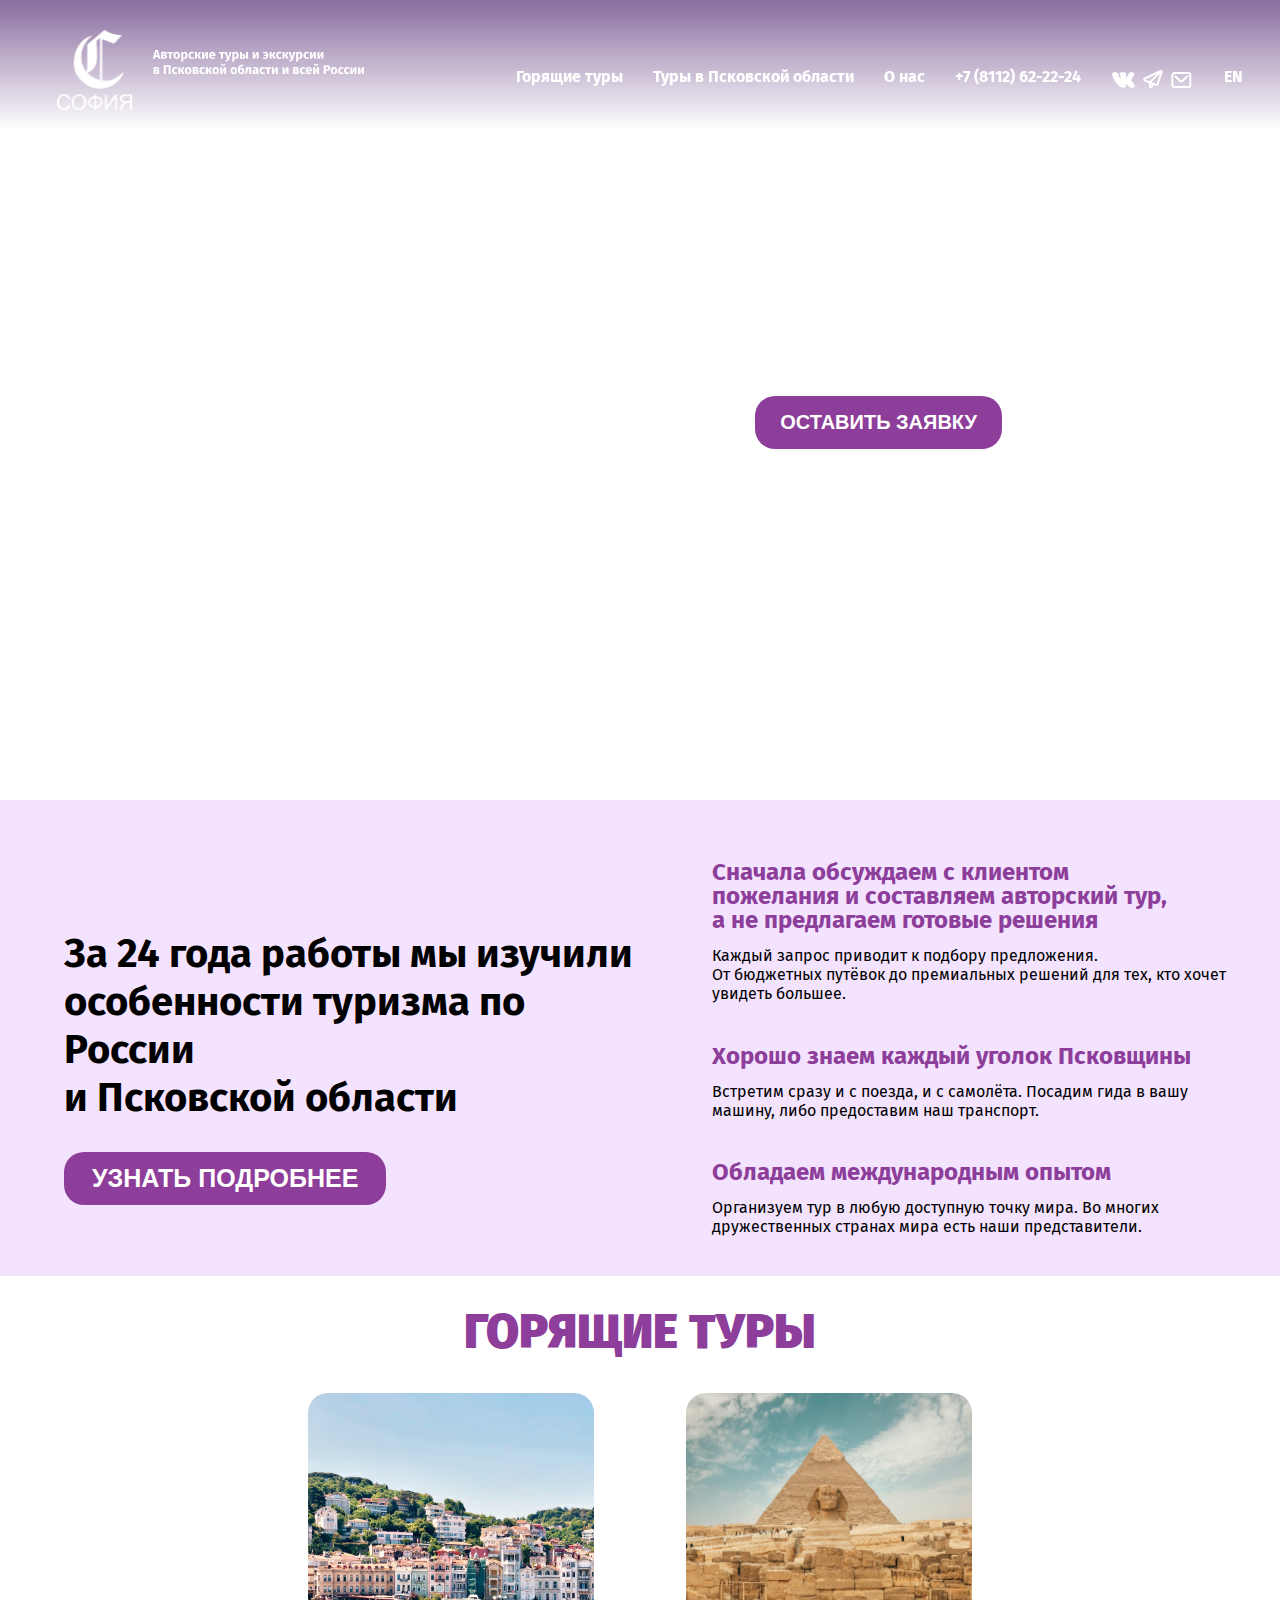
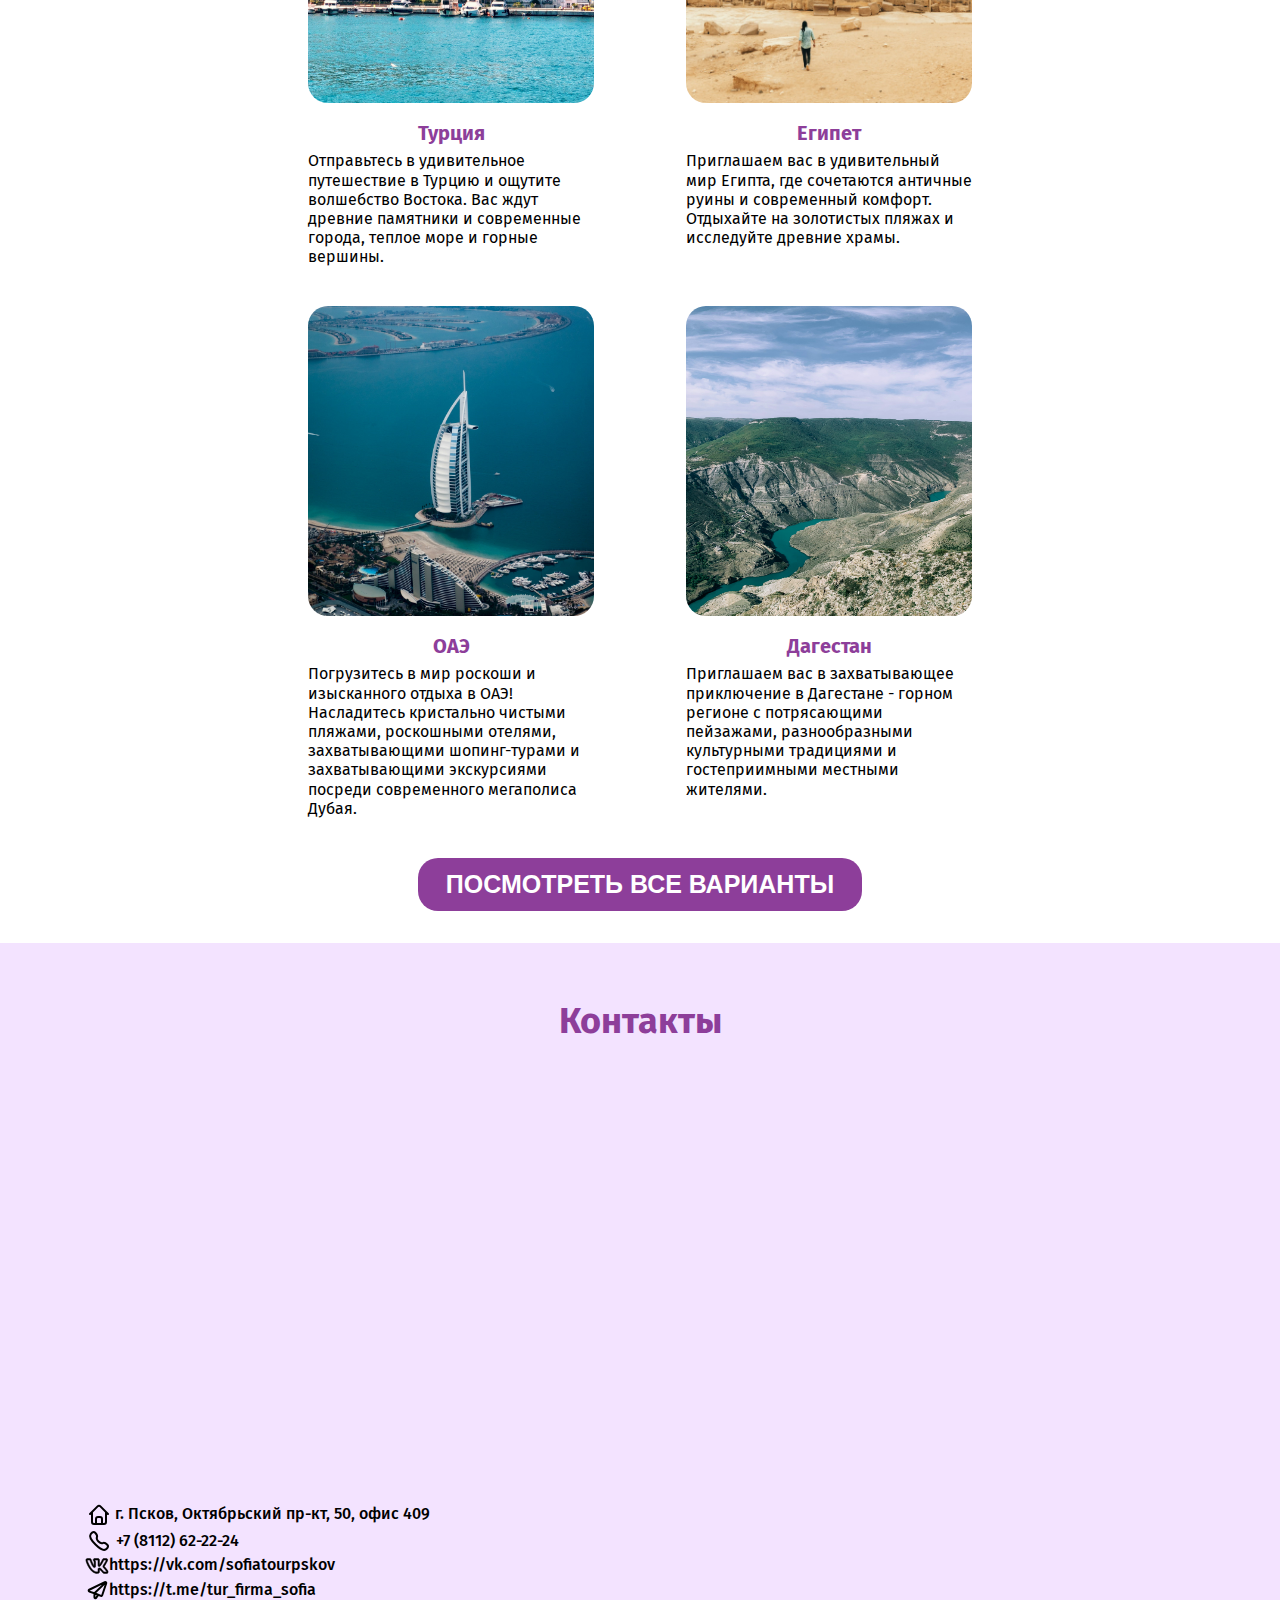
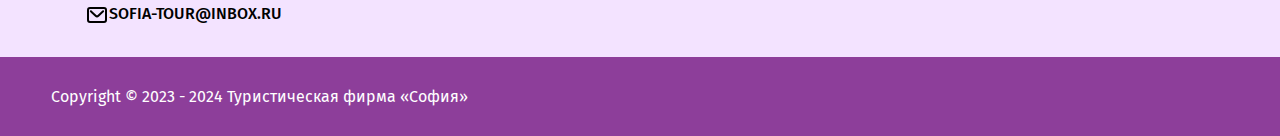
<file: index.html>
<!DOCTYPE html>
<html lang="ru"> <!--язык страницы-->
<head>
    <meta charset="UTF-8">
    <meta http-equiv="X-UA-Compatible" content="IE=edge">
    <meta name="viewport" content="width=device-width, initial-scale=1.0">
    <link rel="icon" href="./img/logo.ico" type="image/x-icon"> <!--иконка сайта в браузере-->
    <title>Турфирма "София"</title> <!--заголовок страницы-->
    <link rel="stylesheet" href="./css/reset.css"> <!--сброс настроек браузера-->
    <link rel="stylesheet" href="./css/style.css"> <!--собственные стили-->
</head>
<body>

    <header class="header"> <!--шапка страницы-->
        <div class="wrapper"> <!--контейнер-->
            <div class="header_wrapper">
                <div class="header_logo"> <!--логотип-->
                    <a href="index.html" class="header_logo-link">
                        <img src="./img/svg/logo+text.svg" alt="Турфирма София" class="header_logo_pic">
                    </a>
                </div>
    
                <nav class="header_nav"> <!--меню-->
                    <ul class="header_list">
                        <li class="header_item"> <!--отдельные пункты меню-->
                            <a href="hot_tours.html" class="header_link">Горящие туры</a>
                        </li>
                        <li class="header_item">
                            <a href="psk_tours.html" class="header_link">Туры в Псковской области</a>
                        </li>
                        <li class="header_item">
                            <a href="./about_us.html" class="header_link">О нас</a>
                        </li>
                        <li class="header_item">
                            <a href="tel:+78112622224" class="header_link">+7 (8112) 62-22-24</a>
                        </li>
                        <li class="header_item">
                            <a href="https://vk.com/sofiatourpskov" class="header_link">
                                <img src="./img/svg/vk logo.svg" alt="VK" class="header_item">
                            </a>
                            <a href="https://t.me/tur_firma_sofia" class="header_link">
                                <img src="./img/svg/tg logo.svg" alt="tg" class="header_item">
                            </a>
                            <a href="mailto:SOFIA-TOUR@INBOX.RU" class="header_link">
                                <img src="./img/svg/mail logo.svg" alt="mail" class="header_item">
                            </a>
                        </li>
                        <li class="header_item">
                            <a href="./main eng.html" class="header_link">EN</a>
                        </li>
                    </ul>
                </nav>

            </div>

        </div>
    </header>

    <section class="intro"> <!--первый экран главной страницы-->
        <div class="wrapper">
            <h1 class="intro_title">Авторские туры и экскурсии с 2000 года</h1> <!--заголовок-->
            <div class="intro_subtitle">Мы откроем для вас всю Россию через наши авторские туры. 
                Наши клиенты живут в разных уголках мира. Основное направление нашей деятельности 
                — приём как российских, так и иностранных туристов в России и Псковской области.</div>
            <div class="intro_button">
                <button type="submit" class="intro_button_submit"><a href="#" class="b_link" id="open_pop_up">ОСТАВИТЬ ЗАЯВКУ</a></button> <!--кнопка-->
            </div>

        <form action="send.php" method="post">
            <div class="pop_up" id="pop_up"> <!--форма для подачи заявки-->
                <div class="pop_up_container">
                    <div class="pop_up_body" id="pop_up_body">
                     <h1 class="popup_title">Оставить заявку</h1>
                     <p class="zayavka">Оставьте заявку на сайте и мы перезвоним Вам в ближайшее время</p>
                        <input class="in" type="text" name="name" required placeholder="Ваше имя *">
                        <input class="in" type="tel" name="phone" require placeholder="Телефон *">
                        <input class="in" type="text" name="appl" placeholder="Опишите Ваш запрос *">
                        <input type="checkbox" required id="user_agree" name="user_agree"/>
                        <p class="checkbox_label">Ознакомлен(а)<br>с 
                        <a href="user_agree.html">пользовательским соглашением</a> *</p>
                        <input type="submit" value="ОТПРАВИТЬ ЗАЯВКУ" style="font-weight: 700; color: white;" class="pop_up_button" id="pop_up_button">
                        <div class="pop_up_close" id="pop_up_close">&#10006</div> <!--код значка крестик-->
                    </div>
                </div>
            </div>
        </form>
            <script src="popup.js"></script> <!--подключение скрипта для открытия/закрытия формы-->
    </section>

    <section class="benefits"> <!--второй экран главной страницы-->
        <div class="benefits_wrap">
            <div class="columns"> <!--разделение на колонки-->
                <div class="left"> <!--левая колонка-->
                    <p class="benefits_title">За 24 года работы мы изучили особенности туризма по России<br>и Псковской области</p>
                    <div class="benefits_button">
                        <button type="sub" class="benefits_button_sub"> <a href="./about_us.html" class="b_link">УЗНАТЬ ПОДРОБНЕЕ</a></button> 
                    </div>     
                </div>
                <div class="icons"> <!--центральная колонка с иконками-->
                    <div style="padding-bottom: 40px;"><img src="./img/svg/person.svg" alt="person" class="right_icon_th"></div> 
                    <img src="./img/svg/car.svg" alt="car" class="right_icon_th">
                    <img src="./img/svg/award.svg" alt="award" class="right_icon_th">
                </div>
                <div class="right"> <!--правая колонка-->
                    <h2 class="right_title">
                        Сначала обсуждаем с клиентом<br>пожелания и составляем авторский тур,<br>а не предлагаем готовые решения
                    </h2>
                    <p class="right_descr">
                        Каждый запрос приводит к подбору предложения.<br>
                        От бюджетных путёвок до премиальных решений для тех, кто хочет увидеть большее.
                    </p>
                    <h2 class="right_title">
                        Хорошо знаем каждый уголок Псковщины
                    </h2>
                    <p class="right_descr">
                        Встретим сразу и с поезда, и с самолёта. Посадим гида в вашу машину, либо предоставим наш транспорт.
                    </p>
                    <h2 class="right_title">
                        Обладаем международным опытом
                    </h2>
                    <p class="right_descr">
                        Организуем тур в любую доступную точку мира. Во многих дружественных странах мира есть наши представители.
                    </p>
                </div>
            </div>        
        </div>
    </section>

    <section class="tours"> <!--третий экран главной страницы-->
        <div class="wrapper">
            <h1 class="tours_title">ГОРЯЩИЕ ТУРЫ</h1> <!--заголовок-->
            <div class="countries">
                <div class="turkey">
                    <img src="./img/горящие туры/турция.jpg" height="310px" width="286px" style="border-radius: 20px;" alt="turkey" class="country_pic">
                    <div class="country_title">
                        <h3>Турция</h3>
                    </div>
                    <div class="country_desc">
                        <p>Отправьтесь в удивительное путешествие в Турцию и ощутите волшебство Востока. Вас ждут  древние памятники и современные города, теплое море и горные вершины.</p>
                    </div>
                </div>
                <div class="egypt"> 
                    <img src="./img/горящие туры/египет.jpg" height="310px" width="286px" style="border-radius: 20px;" alt="egypt" class="country_pic">
                    <div class="country_title">
                        <h3>Египет</h3>
                    </div>
                    <div class="country_desc">
                        <p>Приглашаем вас в удивительный мир Египта, где сочетаются античные руины и современный комфорт. Отдыхайте на золотистых пляжах и исследуйте древние храмы.</p>
                    </div>
                </div>
                <div class="uae">
                    <img src="./img/горящие туры/оаэ.jpg" height="310px" width="286px" style="border-radius: 20px;" alt="uae" class="country_pic">
                    <div class="country_title">
                        <h3>ОАЭ</h3>
                    </div>
                    <div class="country_desc">
                        <p>Погрузитесь в мир роскоши и изысканного отдыха в ОАЭ! Насладитесь кристально чистыми пляжами, роскошными отелями, захватывающими шопинг-турами и захватывающими экскурсиями посреди современного мегаполиса Дубая.</p>
                    </div>
                </div>
                <div class="dagestan">
                    <img src="./img/горящие туры/дагестан.jpg" height="310px" width="286px" style="border-radius: 20px;" alt="dagestan" class="country_pic">
                    <div class="country_title">
                        <h3>Дагестан</h3>
                    </div>
                    <div class="country_desc">
                        <p>Приглашаем вас в захватывающее приключение в Дагестане - горном регионе с потрясающими пейзажами, разнообразными культурными традициями и гостеприимными местными жителями.</p>
                    </div>
                </div>
            </div>
            <div class="tours_button">
                <button type="s" class="tours_button_s"><a href="./hot_tours.html" class="b_link">ПОСМОТРЕТЬ ВСЕ ВАРИАНТЫ</a></button> <!--кнопка-->
            </div>
        </div>
    </section>

    <section class="contacts"> <!--четвертый экран главной страницы-->
        <div class="wrapper">
            <h2 class="contacts_title">Контакты</h2> <!--заголовок-->
            <div class="map">
                <iframe src="https://yandex.ru/map-widget/v1/?um=constructor%3Acb578882d6198c2b53e4ec4048e3a9310dde250a75f2dfa825af126a18e0f63c&amp;source=constructor" 
                width="100%" height="400" frameborder="0"></iframe>
            </div>
            <div class="contact">
                <div class="address">
                    <p><img src="./img/svg/home.svg" alt="house">
                        г. Псков, Октябрьский пр-кт, 50, офис 409</p>
                </div>
                <div class="phone">
                    <p><img src="./img/svg/phone.svg" alt="phone">
                    <a href="tel:+78112622224" class="phone_link">+7 (8112) 62-22-24</a></p>
                </div>
                <div class="socials">
                    <p><a href="https://vk.com/sofiatourpskov" class="socials">
                    <img src="./img/svg/vk logo black.svg" alt="vk">https://vk.com/sofiatourpskov</a></p>
                    <p><a href="https://t.me/tur_firma_sofia" class="socials">
                    <img src="./img/svg/tg logo black.svg" alt="tg">https://t.me/tur_firma_sofia</a></p>
                    <p><a href="mailto:SOFIA-TOUR@INBOX.RU" class="socials">
                    <img src="./img/svg/mail logo black.svg" alt="mail">SOFIA-TOUR@INBOX.RU</a></p>
                </div>
            </div>
        </div>
    </section>

    <section class="footer"> <!--подвал страницы-->
        <div class="wrapper">
            <div class="copyright">
                Copyright © 2023 - 2024 Туристическая фирма «София»
            </div>
    </section>

</main>

</body>
</html>
</file>
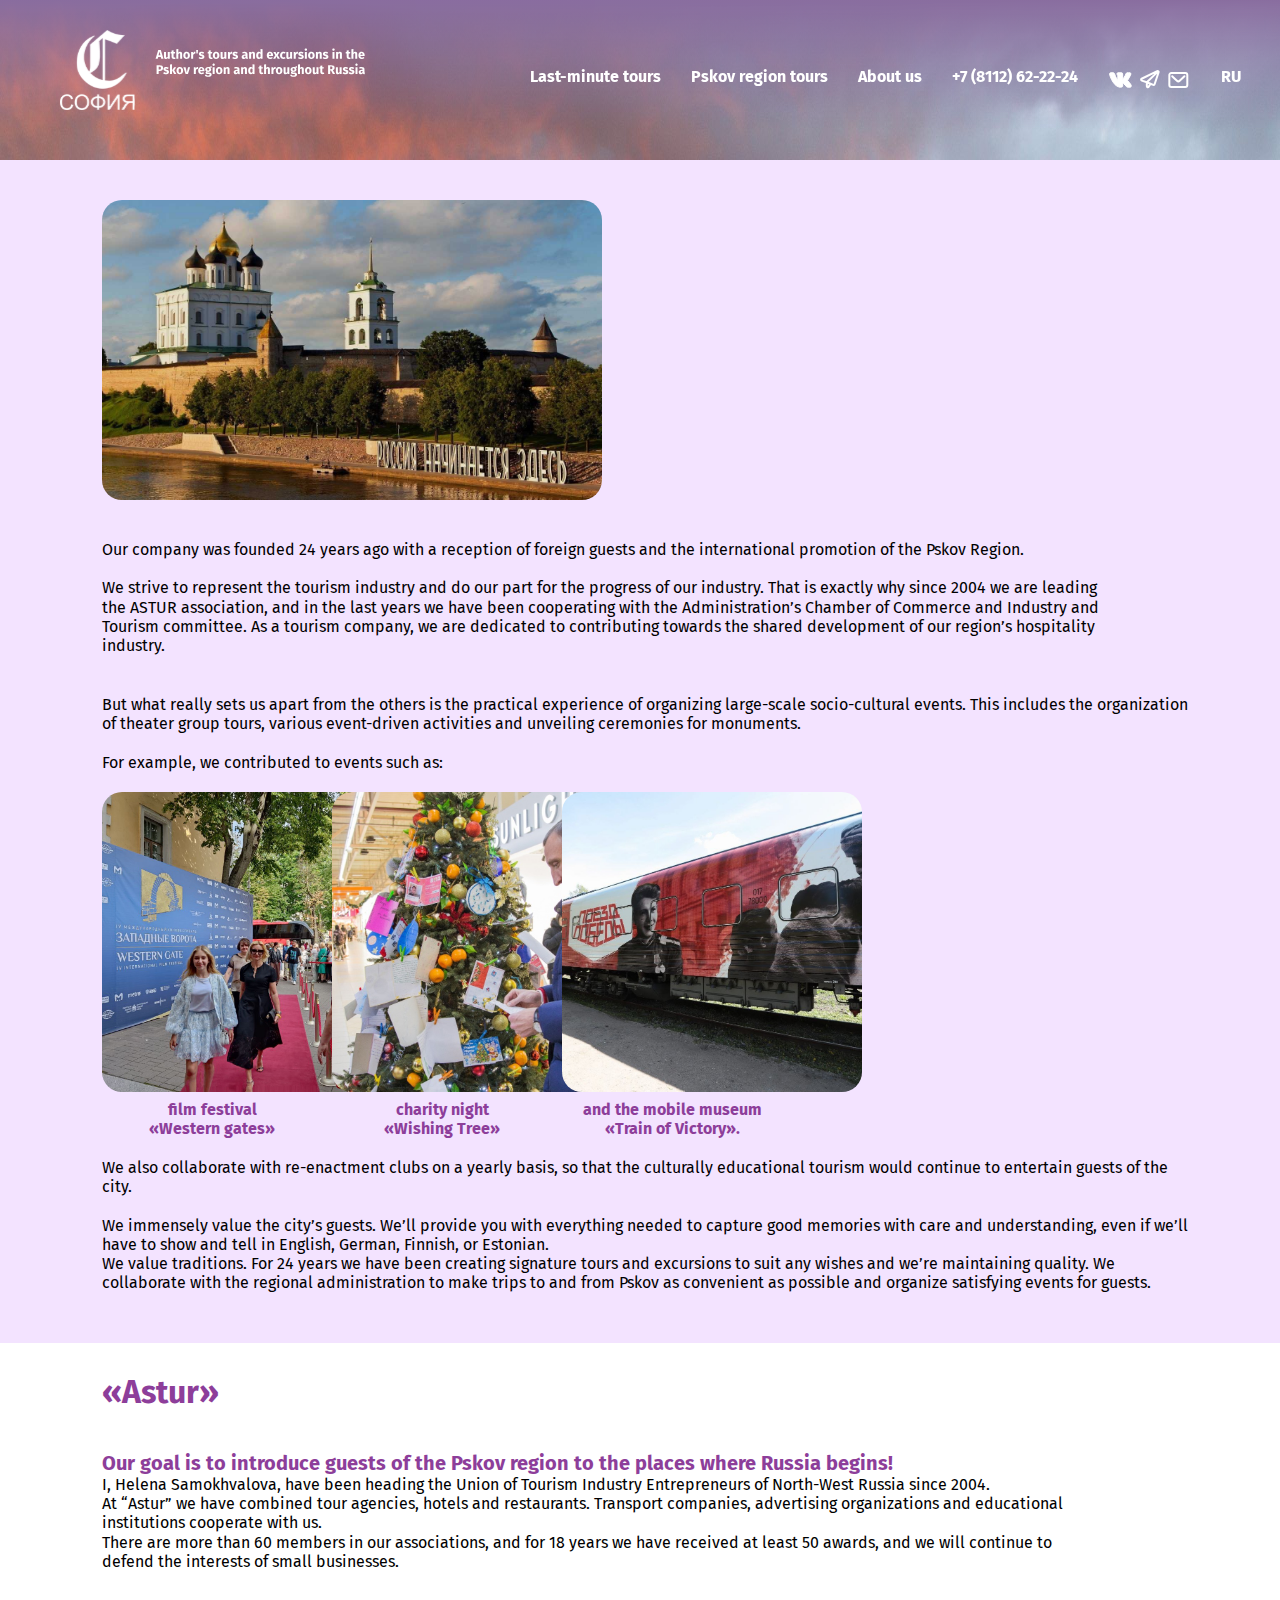
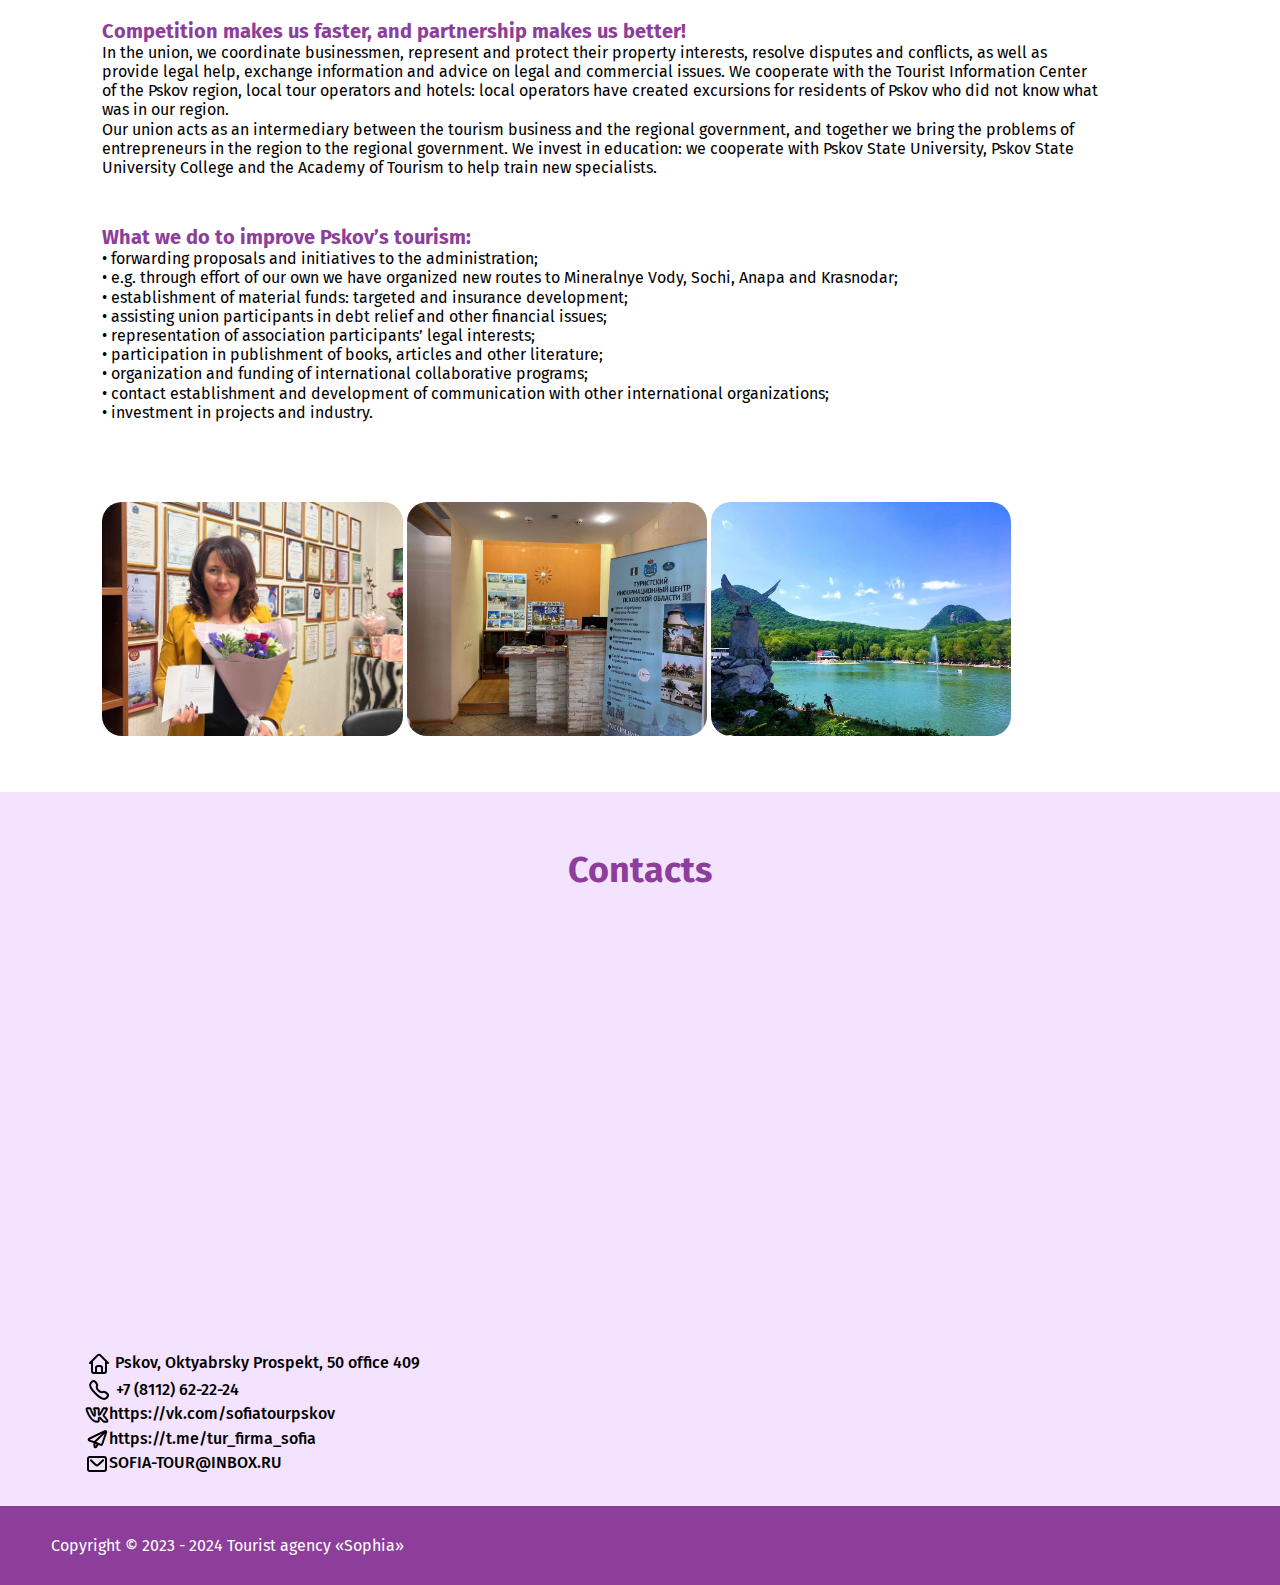
<file: about_us eng.html>
<!DOCTYPE html>
<html lang="eng"> <!--язык страницы-->
<head>
    <meta charset="UTF-8">
    <meta http-equiv="X-UA-Compatible" content="IE=edge">
    <meta name="viewport" content="width=device-width, initial-scale=1.0">
    <link rel="icon" href="./img/logo.ico" type="image/x-icon"> <!--иконка сайта в браузере-->
    <title>Travel agency "Sophia"</title> <!--заголовок страницы-->
    <link rel="stylesheet" href="./css/reset.css"> <!--сброс настроек браузера-->
    <link rel="stylesheet" href="./css/style.css"> <!--стили-->
    <link rel="stylesheet" href="./css/aboutus.css"> <!--стили для страницы "О нас"-->
</head>
<body>

    <header class="header"> <!--шапка страницы-->

        <div class="wrapper"> <!--контейнер-->

            <div class="header_wrapper">
                <div class="header_logo"> <!--логотип-->
                    <a href="main eng.html" class="header_logo-link">
                        <img src="./img/svg/logo eng.svg" alt="Travel agency Sophia" class="header_logo_pic">
                    </a>
                </div>
    
                <nav class="header_nav"> <!--меню-->
                    <ul class="header_list">
                        <li class="header_item"> <!--отдельные пункты меню-->
                            <a href="hot_tours eng.html" class="header_link">Last-minute tours</a>
                        </li>
                        <li class="header_item">
                            <a href="psk_tours eng.html" class="header_link">Pskov region tours</a>
                        </li>
                        <li class="header_item">
                            <a href="about_us eng.html" class="header_link">About us</a>
                        </li>
                        <li class="header_item">
                            <a href="tel:+78112622224" class="header_link">+7 (8112) 62-22-24</a>
                        </li>
                        <li class="header_item">
                            <a href="https://vk.com/sofiatourpskov" class="header_link">
                                <img src="./img/svg/vk logo.svg" alt="VK" class="header_item">
                            </a>
                            <a href="https://t.me/tur_firma_sofia" class="header_link">
                                <img src="./img/svg/tg logo.svg" alt="tg" class="header_item">
                            </a>
                            <a href="mailto:SOFIA-TOUR@INBOX.RU" class="header_link">
                                <img src="./img/svg/mail logo.svg" alt="mail" class="header_item">
                            </a>
                        </li>
                        <li class="header_item">
                            <a href="./about_us.html" class="header_link">RU</a>
                        </li>
                    </ul>
                </nav>
            </div>
        </div>
    </header>

    <main class="about_us">
        <section class="aboutus"> <!--мероприятия, 1 блок-->
                <div class="bg">
                    <img src="./img/bg_header.jpg" height="160px" width="100%" alt="bg" class="bg">
                </div>

            <div class="pskov">
                <div class="photo">
                    <img src="./img/о нас/psk1.jpeg" height="300px" width="500px" style="border-radius: 20px;" alt="Pskov" class="phpsk">
                </div>
                <div class="text">
                    <p>Our company was founded 24 years ago with a reception of foreign guests and the international promotion of the Pskov Region.
                        <br><br>
                        We strive to represent the tourism industry and do our part for the progress of our industry. That is exactly why since 2004 we are leading the ASTUR association, and in the last years we have been cooperating with the Administration’s Chamber of Commerce and Industry and Tourism committee. As a tourism company, we are dedicated to contributing towards the shared development of our region’s hospitality industry.
                    </p>
                </div>
            </div>

            <div class="description1">
                <p>But what really sets us apart from the others is the practical experience of organizing large-scale socio-cultural events. This includes the organization of theater group tours, various event-driven activities and unveiling ceremonies for monuments.
                    <br><br>For example, we contributed to events such as:</p>
            </div>

            <div class="events">
                <div class="kino">
                    <img src="./img/о нас/западные ворота.jpg" height="300px" width="300px" style="border-radius: 20px;" alt="Western Gates">
                    <h1 class="event_title">film festival<br>«Western gates»</h1>
                </div>
                <div class="xmas">
                    <img src="./img/о нас/елка желаний.jpeg" height="300px" width="300px" style="border-radius: 20px;" alt="Wishing Tree">
                    <h1 class="event_title">charity night<br>«Wishing Tree»</h1>
                </div>
                <div class="victory">
                    <img src="./img/о нас/поезд победы.jpg" height="300px" width="300px" style="border-radius: 20px;" alt="Train of Victory">
                    <h1 class="event_title">and the mobile museum<br>«Train of Victory».</h1>
                </div>
            </div>

            <div class="description2">
                <p>We also collaborate with re-enactment clubs on a yearly basis, so that the culturally educational tourism would continue to entertain guests of the city.<br><br>
                    We immensely value the city’s guests. We’ll provide you with everything needed to capture good memories with care and understanding, even if we’ll have to show and tell in English, German, Finnish, or Estonian. 
                    <br>We value traditions. For 24 years we have been creating signature tours and excursions to suit any wishes and we’re maintaining quality.
                    We collaborate with the regional administration  to make trips to and from Pskov as convenient as possible and organize satisfying events for guests.                    
                </p>
            </div>
        </section>

        <section class="astour"> <!--Астур, 2 блок-->
            <div class="text_ph">
                <div class="text">
                    <h1 class="astour_t">«Astur»</h1>
                    <h2 class="t_title">
                        Our goal is to introduce guests of the Pskov region to the places where Russia begins!
                    </h2>
                    <div class="t">
                        I, Helena Samokhvalova, have been heading the Union of Tourism Industry Entrepreneurs  of North-West Russia since 2004. 
                        <br>At “Astur” we have combined tour agencies, hotels and restaurants. Transport companies, advertising organizations and educational institutions cooperate with us. 
                        <br>There are more than 60 members in our associations, and for 18 years we have received at least 50 awards, and we will continue to defend the interests of small businesses.
                    </div>
                    <h2 class="t_title">
                        <br><br>Competition makes us faster, and partnership makes us better!
                    </h2>
                    <div class="t">
                        In the union, we coordinate businessmen, represent and protect their property interests, resolve disputes and conflicts, as well as provide legal help, exchange information and advice on legal and commercial issues.
                        We cooperate with the Tourist Information Center of the Pskov region, local tour operators and hotels: local operators have created excursions for residents of Pskov who did not know what was in our region.
                        <br>Our union acts as an intermediary between the tourism business and the regional government, and together we bring the problems of entrepreneurs in the region to the regional government.
                        We invest in education: we cooperate with Pskov State University, Pskov State University College and the Academy of Tourism to help train new specialists.
                    </div>
                    <h2 class="t_title">
                        <br><br>What we do to improve Pskov’s tourism:
                    </h2>
                    <div class="t"> 
                        •	forwarding proposals and initiatives to the administration; <br>
                        •	e.g. through effort of our own we have organized new routes to Mineralnye Vody, Sochi, Anapa and Krasnodar; <br>
                        •	establishment of material funds: targeted and insurance development; <br>
                        •	assisting union participants in debt relief and other financial issues; <br>
                        •	representation of association participants’ legal interests; <br>
                        •	participation in publishment of books, articles and other literature; <br>
                        •	organization and funding of international collaborative programs; <br>
                        •	contact establishment and development of communication with other international organizations; <br>
                        •	investment in projects and industry.
                        
                    </div>
                </div>
                <div class="ph">
                    <img src="./img/о нас/руководитель.jpg" height="200px" width="260px" style="border-radius: 20px;" alt="boss" class="photo">
                    <img src="./img/о нас/тицп.jpg" height="200px" width="260px" style="border-radius: 20px;" alt="psk" class="photo">
                    <img src="./img/о нас/мин воды.jpg" height="200px" width="260px" style="border-radius: 20px;" alt="mineralnye vody" class="photo">
                </div>
            </div>
        </section>

        <section class="contacts"> <!--контакты, 3 блок-->
            <div class="wrapper">
                <h2 class="contacts_title">Contacts</h2> <!--заголовок-->
                <div class="map">
                    <iframe src="https://yandex.ru/map-widget/v1/?um=constructor%3Aea79b5c8c7c64f26c303ee45e640d617ae8f045f675b588c668ef80d168d4e59&amp;source=constructor" 
                width="100%" height="400" frameborder="0"></iframe>
                </div>
                <div class="contact">
                    <div class="address">
                        <p><img src="./img/svg/home.svg" alt="house">
                            Pskov, Oktyabrsky Prospekt, 50 office 409</p>
                    </div>
                    <div class="phone">
                        <p><img src="./img/svg/phone.svg" alt="phone">
                        <a href="tel:+78112622224" class="phone_link">+7 (8112) 62-22-24</a></p>
                    </div>
                    <div class="socials">
                        <p><a href="https://vk.com/sofiatourpskov" class="socials">
                        <img src="./img/svg/vk logo black.svg" alt="vk">https://vk.com/sofiatourpskov</a></p>
                        <p><a href="https://t.me/tur_firma_sofia" class="socials">
                        <img src="./img/svg/tg logo black.svg" alt="tg">https://t.me/tur_firma_sofia</a></p>
                        <p><a href="mailto:SOFIA-TOUR@INBOX.RU" class="socials">
                        <img src="./img/svg/mail logo black.svg" alt="mail">SOFIA-TOUR@INBOX.RU</a></p>
                    </div>
                </div>
            </div>
        </section>
    
        <section class="footer"> <!--подвал страницы-->
            <div class="wrapper">
                <div class="copyright">
                    Copyright © 2023 - 2024 Tourist agency «Sophia»
                </div>
        </section>
    </main>
</body>
</html>
</file>
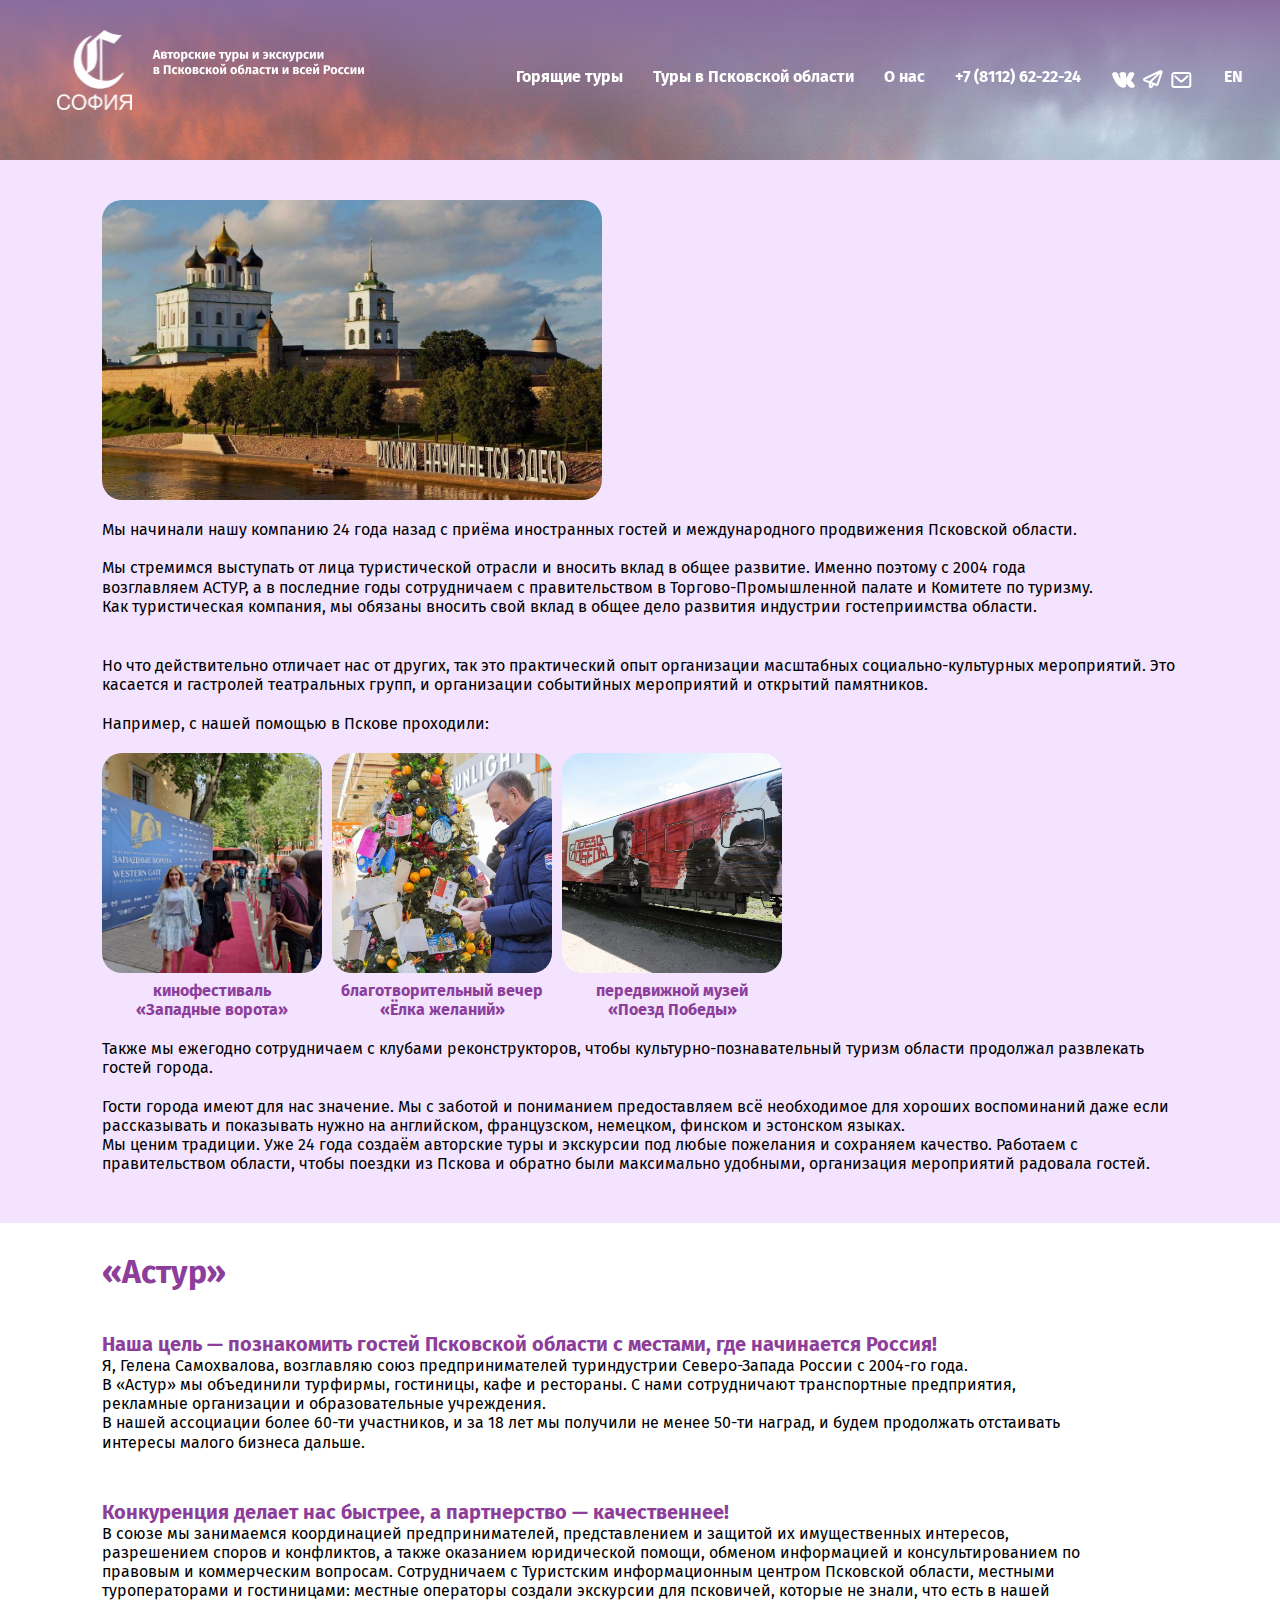
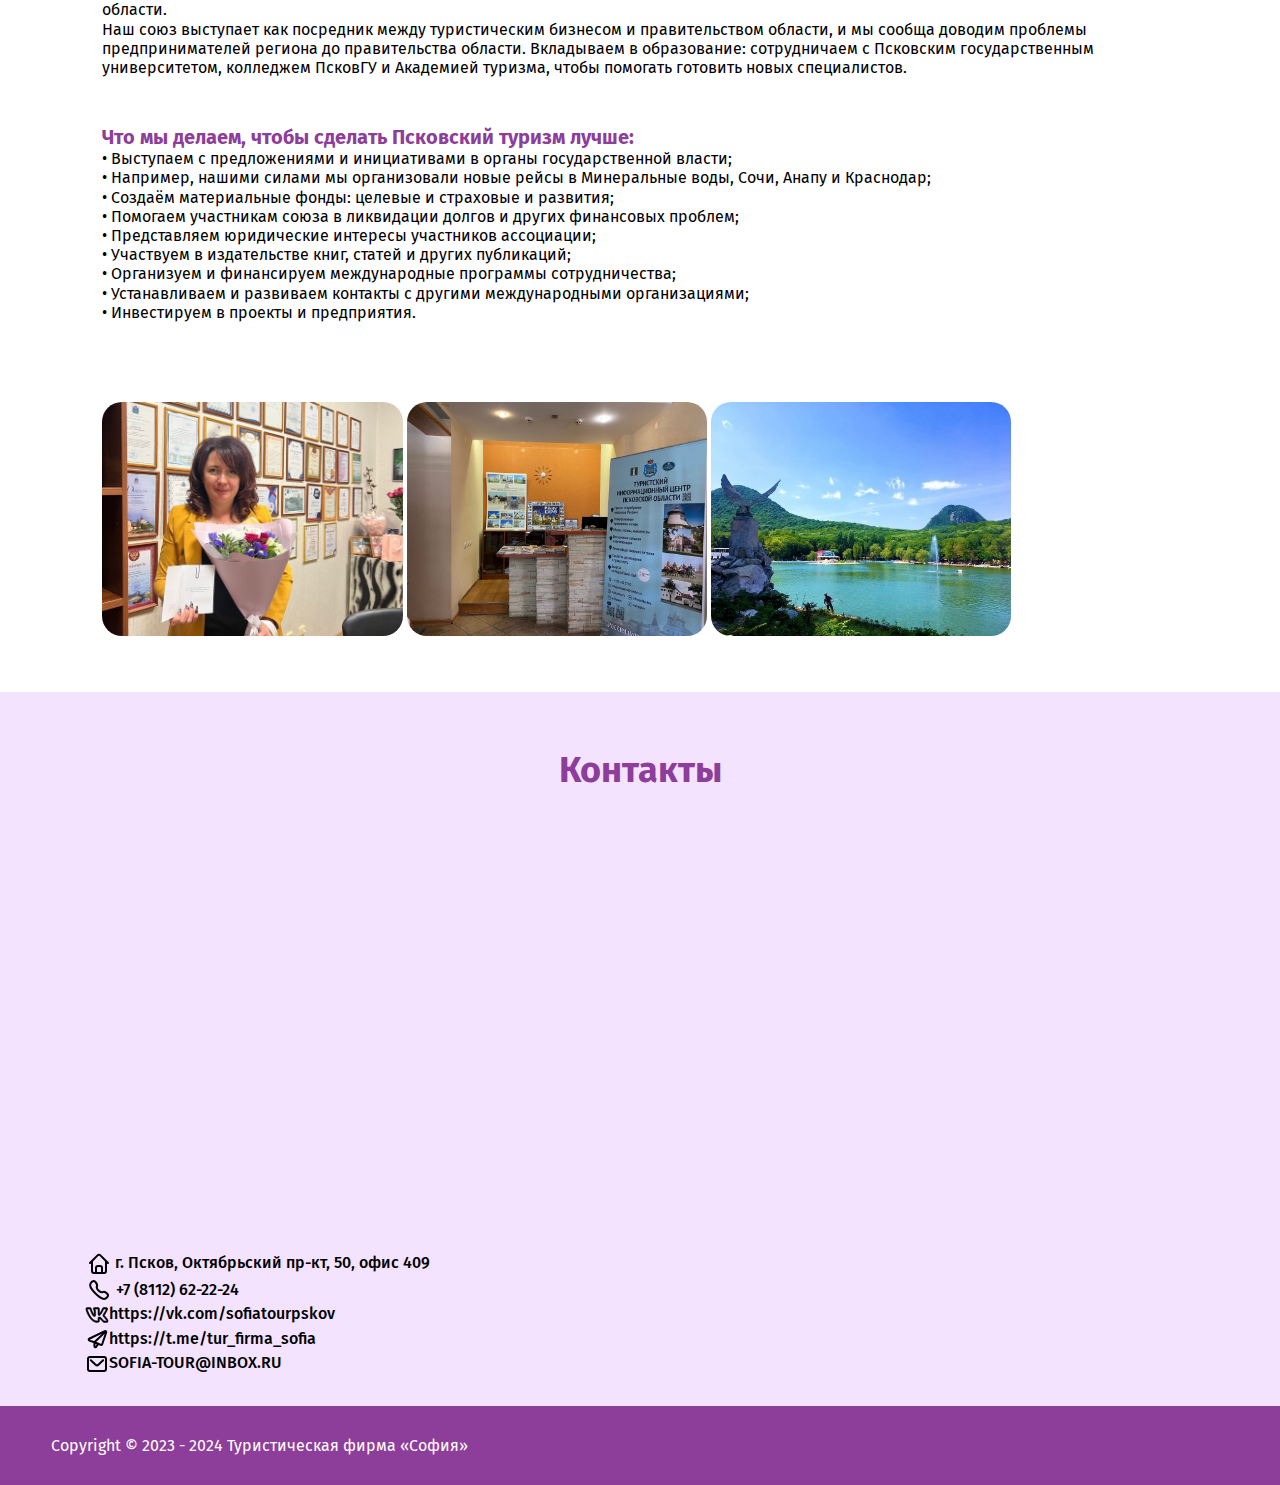
<file: about_us.html>
<!DOCTYPE html>
<html lang="ru"> <!--язык страницы-->
<head>
    <meta charset="UTF-8">
    <meta http-equiv="X-UA-Compatible" content="IE=edge">
    <meta name="viewport" content="width=device-width, initial-scale=1.0">
    <link rel="icon" href="./img/logo.ico" type="image/x-icon"> <!--иконка сайта в браузере-->
    <title>Турфирма "София"</title> <!--заголовок страницы-->
    <link rel="stylesheet" href="./css/reset.css"> <!--сброс настроек браузера-->
    <link rel="stylesheet" href="./css/style.css"> <!--стили-->
    <link rel="stylesheet" href="./css/aboutus.css"> <!--стили для страницы "О нас"-->
</head>
<body>

    <header class="header"> <!--шапка страницы-->

        <div class="wrapper"> <!--контейнер-->

            <div class="header_wrapper">
                <div class="header_logo"> <!--логотип-->
                    <a href="index.html" class="header_logo-link">
                        <img src="./img/svg/logo+text.svg" alt="Турфирма София" class="header_logo_pic">
                    </a>
                </div>
    
                <nav class="header_nav"> <!--меню-->
                    <ul class="header_list">
                        <li class="header_item"> <!--отдельные пункты меню-->
                            <a href="hot_tours.html" class="header_link">Горящие туры</a>
                        </li>
                        <li class="header_item">
                            <a href="psk_tours.html" class="header_link">Туры в Псковской области</a>
                        </li>
                        <li class="header_item">
                            <a href="about_us.html" class="header_link">О нас</a>
                        </li>
                        <li class="header_item">
                            <a href="tel:+78112622224" class="header_link">+7 (8112) 62-22-24</a>
                        </li>
                        <li class="header_item">
                            <a href="https://vk.com/sofiatourpskov" class="header_link">
                                <img src="./img/svg/vk logo.svg" alt="VK" class="header_item">
                            </a>
                            <a href="https://t.me/tur_firma_sofia" class="header_link">
                                <img src="./img/svg/tg logo.svg" alt="tg" class="header_item">
                            </a>
                            <a href="mailto:SOFIA-TOUR@INBOX.RU" class="header_link">
                                <img src="./img/svg/mail logo.svg" alt="mail" class="header_item">
                            </a>
                        </li>
                        <li class="header_item">
                            <a href="./about_us eng.html" class="header_link">EN</a>
                        </li>
                    </ul>
                </nav>
            </div>
        </div>
    </header>

    <main class="about_us">
        <section class="aboutus"> <!--мероприятия, 1 блок-->
                <div class="bg">
                    <img src="./img/bg_header.jpg" height="160px" width="100%" alt="bg" class="bg">
                </div>

            <div class="pskov">
                <div class="photo_psk">
                    <img src="./img/о нас/psk1.jpeg" height="300px" width="500px" style="border-radius: 20px;" alt="Pskov" class="phpsk">
                </div>
                <div class="text">
                    <p>Мы начинали нашу компанию 24 года назад с приёма иностранных гостей и международного продвижения Псковской области.<br><br>Мы стремимся выступать от лица туристической отрасли и вносить вклад в общее развитие. Именно поэтому с 2004 года возглавляем АСТУР, а в последние годы сотрудничаем с правительством в Торгово-Промышленной палате и Комитете по туризму. Как туристическая компания, мы обязаны вносить свой вклад в общее дело развития индустрии гостеприимства области.</p>
                </div>
            </div>

            <div class="description1">
                <p>Но что действительно отличает нас от других, так это практический опыт организации масштабных социально-культурных мероприятий. Это касается и гастролей театральных групп, и организации событийных мероприятий и открытий памятников.<br><br>Например, с нашей помощью в Пскове проходили:</p>
            </div>

            <div class="events">
                <div class="kino">
                    <img src="./img/о нас/западные ворота.jpg" height="300px" width="300px" style="border-radius: 20px;" alt="Западные ворота" class="ev_ph">
                    <h1 class="event_title">кинофестиваль<br>«Западные ворота»</h1>
                </div>
                <div class="xmas">
                    <img src="./img/о нас/елка желаний.jpeg" height="300px" width="300px" style="border-radius: 20px;" alt="Ёлка желаний" class="ev_ph">
                    <h1 class="event_title">благотворительный вечер<br>«Ёлка желаний»</h1>
                </div>
                <div class="victory">
                    <img src="./img/о нас/поезд победы.jpg" height="300px" width="300px" style="border-radius: 20px;" alt="Поезд победы" class="ev_ph">
                    <h1 class="event_title">передвижной музей<br>«Поезд Победы»</h1>
                </div>
            </div>

            <div class="description2">
                <p>Также мы ежегодно сотрудничаем с клубами реконструкторов, чтобы культурно-познавательный туризм области продолжал развлекать гостей города.<br><br>
                    Гости города имеют для нас значение. Мы с заботой и пониманием предоставляем всё необходимое для хороших воспоминаний даже если рассказывать и показывать нужно на английском, французском, немецком, финском и эстонском языках. 
                    <br>Мы ценим традиции. Уже 24 года создаём авторские туры и экскурсии под любые пожелания и сохраняем качество. Работаем с правительством области, чтобы поездки из Пскова и обратно были максимально удобными, организация мероприятий радовала гостей.
                </p>
            </div>
        </section>

        <section class="astour"> <!--Астур, 2 блок-->
            <div class="text_ph">
                <div class="text">
                    <h1 class="astour_t">«Астур»</h1>
                    <h2 class="t_title">
                        Наша цель — познакомить гостей Псковской области с местами, где начинается Россия!
                    </h2>
                    <div class="t">
                        Я, Гелена Самохвалова, возглавляю союз предпринимателей туриндустрии Северо-Запада России с 2004-го года. 
                        <br>В «Астур» мы объединили турфирмы, гостиницы, кафе и рестораны. С нами сотрудничают транспортные предприятия, рекламные организации и образовательные учреждения. 
                        <br>В нашей ассоциации более 60-ти участников, и за 18 лет мы получили не менее 50-ти наград, и будем продолжать отстаивать интересы малого бизнеса дальше.
                    </div>
                    <h2 class="t_title">
                        <br><br>Конкуренция делает нас быстрее, а партнерство — качественнее!
                    </h2>
                    <div class="t">
                        В союзе мы занимаемся координацией предпринимателей, представлением и защитой их имущественных интересов, разрешением споров и конфликтов, а также оказанием юридической помощи, обменом информацией и консультированием по правовым и коммерческим вопросам. Сотрудничаем с Туристским информационным центром Псковской области, местными туроператорами и гостиницами: местные операторы создали экскурсии для псковичей, которые не знали, что есть в нашей области. 
                        <br>Наш союз выступает как посредник между туристическим бизнесом и правительством области, и мы сообща доводим проблемы предпринимателей региона до правительства области. Вкладываем в образование: сотрудничаем с Псковским государственным университетом, колледжем ПсковГУ и Академией туризма, чтобы помогать готовить новых специалистов.
                    </div>
                    <h2 class="t_title">
                        <br><br>Что мы делаем, чтобы сделать Псковский туризм лучше:
                    </h2>
                    <div class="t">
                        • Выступаем с предложениями и инициативами в органы государственной власти;<br>
                        • Например, нашими силами мы организовали новые рейсы в Минеральные воды, Сочи, Анапу и Краснодар;<br>
                        • Создаём материальные фонды: целевые и страховые и развития;<br>
                        • Помогаем участникам союза в ликвидации долгов и других финансовых проблем;<br>
                        • Представляем юридические интересы участников ассоциации;<br>
                        • Участвуем в издательстве книг, статей и других публикаций;<br>
                        • Организуем и финансируем международные программы сотрудничества;<br>
                        • Устанавливаем и развиваем контакты с другими международными организациями;<br>
                        • Инвестируем в проекты и предприятия.
                    </div>
                </div>
                <div class="ph">
                    <img src="./img/о нас/руководитель.jpg" height="200px" width="260px" style="border-radius: 20px;" alt="руководитель" class="photo">
                    <img src="./img/о нас/тицп.jpg" height="200px" width="260px" style="border-radius: 20px;" alt="ТИЦП" class="photo">
                    <img src="./img/о нас/мин воды.jpg" height="200px" width="260px" style="border-radius: 20px;" alt="Мин. воды" class="photo">
                </div>
            </div>
        </section>

        <section class="contacts"> <!--контакты, 3 блок-->
            <div class="wrapper">
                <h2 class="contacts_title">Контакты</h2> <!--заголовок-->
                <div class="map">
                    <iframe src="https://yandex.ru/map-widget/v1/?um=constructor%3Acb578882d6198c2b53e4ec4048e3a9310dde250a75f2dfa825af126a18e0f63c&amp;source=constructor" 
                    width="100%" height="400" frameborder="0"></iframe>
                </div>
                <div class="contact">
                    <div class="address">
                        <p><img src="./img/svg/home.svg" alt="house">
                            г. Псков, Октябрьский пр-кт, 50, офис 409</p>
                    </div>
                    <div class="phone">
                        <p><img src="./img/svg/phone.svg" alt="phone">
                        <a href="tel:+78112622224" class="phone_link">+7 (8112) 62-22-24</a></p>
                    </div>
                    <div class="socials">
                        <p><a href="https://vk.com/sofiatourpskov" class="socials">
                        <img src="./img/svg/vk logo black.svg" alt="vk">https://vk.com/sofiatourpskov</a></p>
                        <p><a href="https://t.me/tur_firma_sofia" class="socials">
                        <img src="./img/svg/tg logo black.svg" alt="tg">https://t.me/tur_firma_sofia</a></p>
                        <p><a href="mailto:SOFIA-TOUR@INBOX.RU" class="socials">
                        <img src="./img/svg/mail logo black.svg" alt="mail">SOFIA-TOUR@INBOX.RU</a></p>
                    </div>
                </div>
            </div>
        </section>
    
        <section class="footer"> <!--подвал страницы-->
            <div class="wrapper">
                <div class="copyright">
                    Copyright © 2023 - 2024 Туристическая фирма «София»
                </div>
        </section>
    </main>
</body>
</html>
</file>
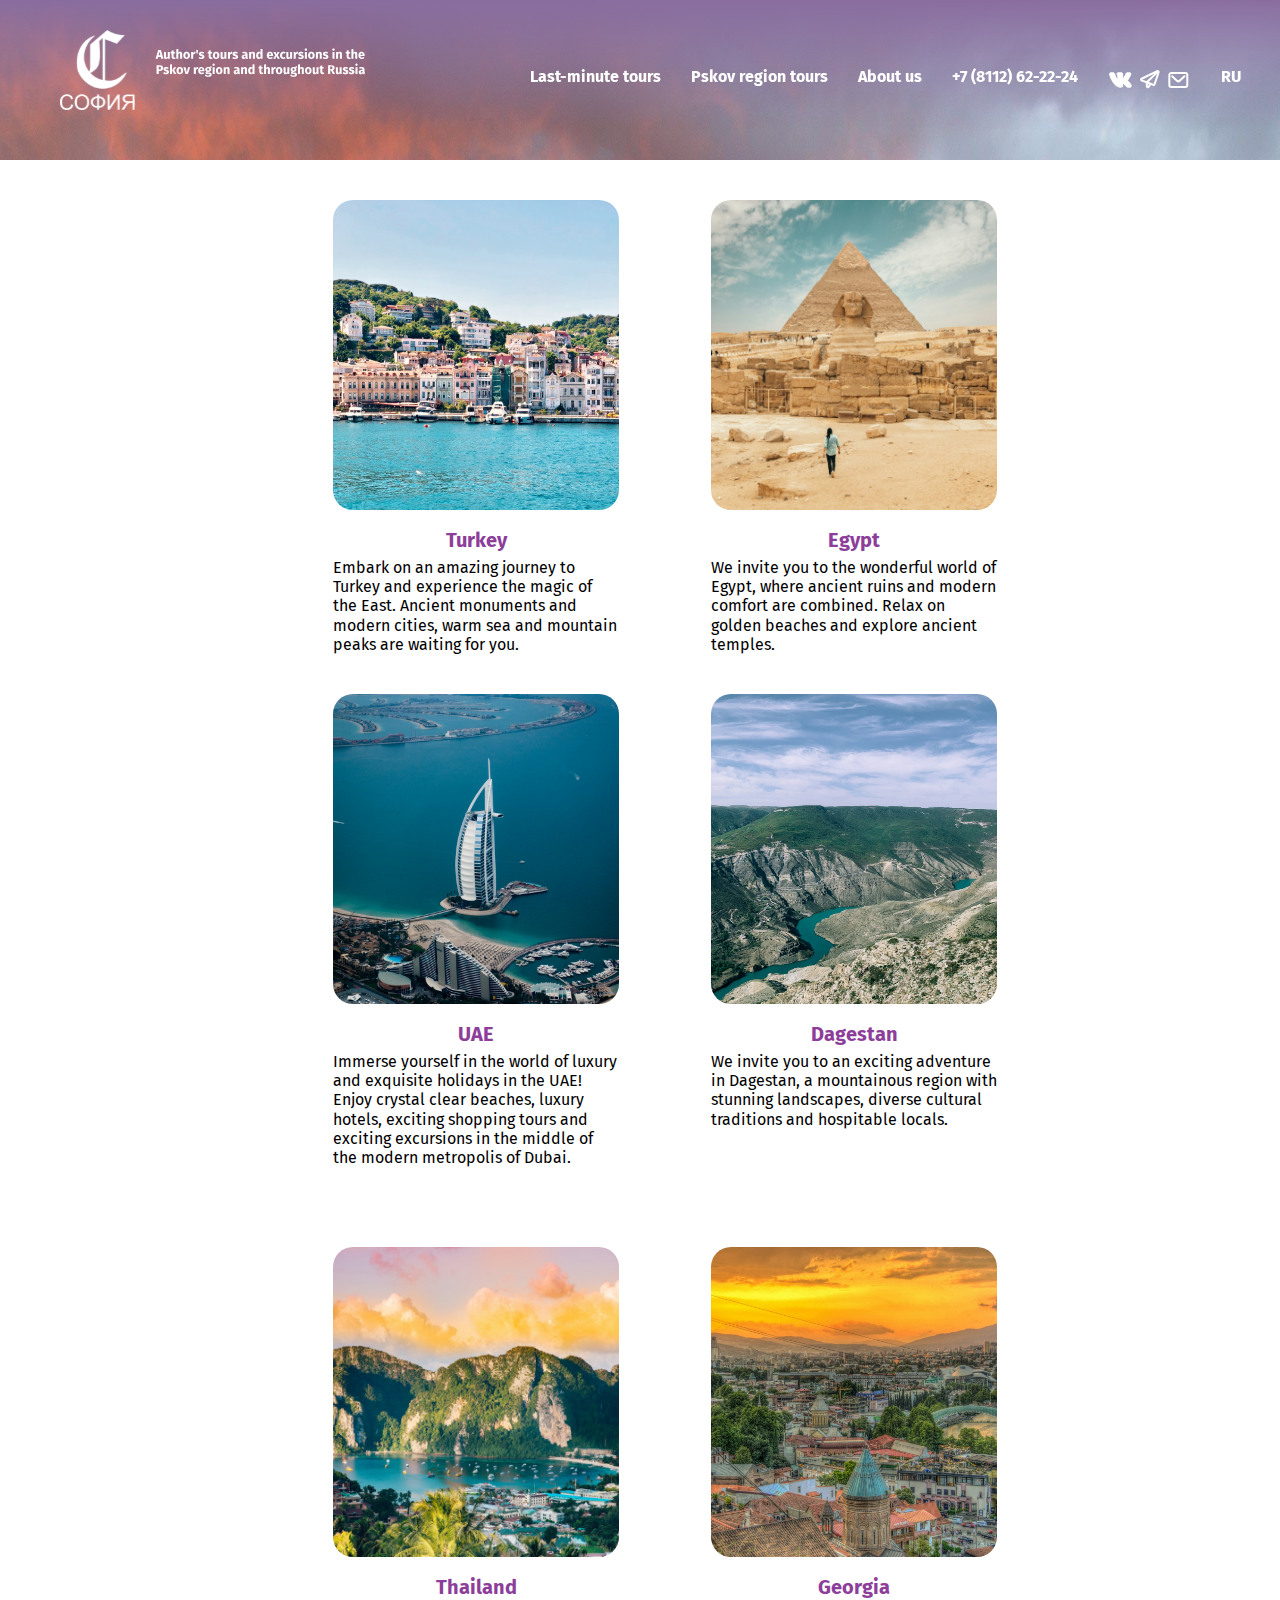
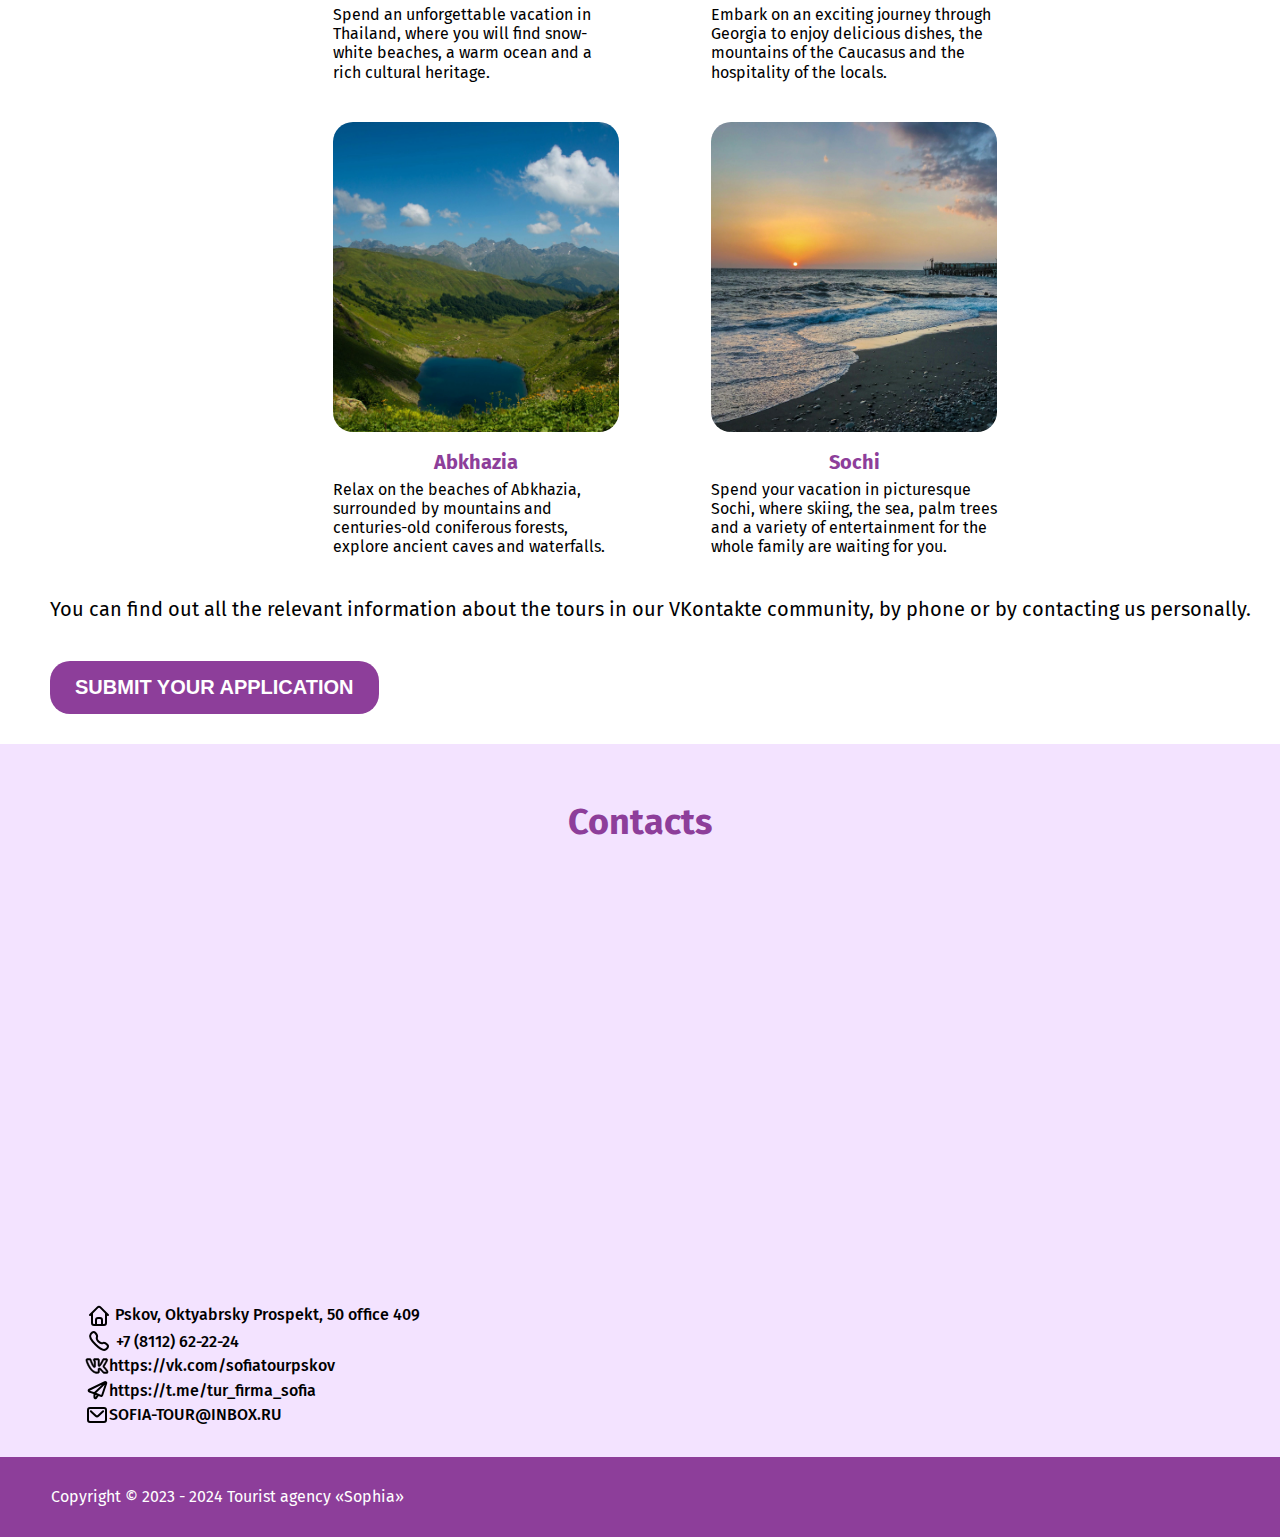
<file: hot_tours eng.html>
<!DOCTYPE html>
<html lang="eng"> <!--язык страницы-->
<head>
    <meta charset="UTF-8">
    <meta http-equiv="X-UA-Compatible" content="IE=edge">
    <meta name="viewport" content="width=device-width, initial-scale=1.0">
    <link rel="icon" href="./img/logo.ico" type="image/x-icon"> <!--иконка сайта в браузере-->
    <title>Travel agency "Sophia"</title> <!--заголовок страницы-->
    <link rel="stylesheet" href="./css/reset.css"> <!--сброс настроек браузера-->
    <link rel="stylesheet" href="./css/style.css"> <!--стили-->
    <link rel="stylesheet" href="./css/tours.css"> <!--стили для страницы "Горящие туры"--> 
</head>
<body>

    <header class="header"> <!--шапка страницы-->

        <div class="wrapper"> <!--контейнер-->

            <div class="header_wrapper">
                <div class="header_logo"> <!--логотип-->
                    <a href="main eng.html" class="header_logo-link">
                        <img src="./img/svg/logo eng.svg" alt="Travel agency Sophia" class="header_logo_pic">
                    </a>
                </div>
    
                <nav class="header_nav"> <!--меню-->
                    <ul class="header_list">
                        <li class="header_item"> <!--отдельные пункты меню-->
                            <a href="hot_tours eng.html" class="header_link">Last-minute tours</a>
                        </li>
                        <li class="header_item">
                            <a href="psk_tours eng.html" class="header_link">Pskov region tours</a>
                        </li>
                        <li class="header_item">
                            <a href="about_us eng.html" class="header_link">About us</a>
                        </li>
                        <li class="header_item">
                            <a href="tel:+78112622224" class="header_link">+7 (8112) 62-22-24</a>
                        </li>
                        <li class="header_item">
                            <a href="https://vk.com/sofiatourpskov" class="header_link">
                                <img src="./img/svg/vk logo.svg" alt="VK" class="header_item">
                            </a>
                            <a href="https://t.me/tur_firma_sofia" class="header_link">
                                <img src="./img/svg/tg logo.svg" alt="tg" class="header_item">
                            </a>
                            <a href="mailto:SOFIA-TOUR@INBOX.RU" class="header_link">
                                <img src="./img/svg/mail logo.svg" alt="mail" class="header_item">
                            </a>
                        </li>
                        <li class="header_item">
                            <a href="./hot_tours.html" class="header_link">RU</a>
                        </li>
                    </ul>
                </nav>
            </div>
        </div>
    </header>

    <main class="hot_tours">
        <section class="hottours">
            <div class="bg">
                <img src="./img/bg_header.jpg" height="160px" width="100%" alt="bg" class="bg">
            </div>

            <div class="countries">
                <div class="turkey">
                    <img src="./img/горящие туры/турция.jpg" height="310px" width="286px" style="border-radius: 20px;" alt="turkey">
                    <div class="country_title">
                        <h3>Turkey</h3>
                    </div>
                    <div class="country_desc">
                        <p>Embark on an amazing journey to Turkey and experience the magic of the East. Ancient monuments and modern cities, warm sea and mountain peaks are waiting for you.</p>
                    </div>
                </div>
                <div class="egypt"> 
                    <img src="./img/горящие туры/египет.jpg" height="310px" width="286px" style="border-radius: 20px;" alt="egypt">
                    <div class="country_title">
                        <h3>Egypt</h3>
                    </div>
                    <div class="country_desc">
                        <p>We invite you to the wonderful world of Egypt, where ancient ruins and modern comfort are combined. Relax on golden beaches and explore ancient temples.</p>
                    </div>
                </div>
                <div class="uae">
                    <img src="./img/горящие туры/оаэ.jpg" height="310px" width="286px" style="border-radius: 20px;" alt="uae">
                    <div class="country_title">
                        <h3>UAE</h3>
                    </div>
                    <div class="country_desc">
                        <p>Immerse yourself in the world of luxury and exquisite holidays in the UAE! Enjoy crystal clear beaches, luxury hotels, exciting shopping tours and exciting excursions in the middle of the modern metropolis of Dubai.</p>
                    </div>
                </div>
                <div class="dagestan">
                    <img src="./img/горящие туры/дагестан.jpg" height="310px" width="286px" style="border-radius: 20px;" alt="dagestan">
                    <div class="country_title">
                        <h3>Dagestan</h3>
                    </div>
                    <div class="country_desc">
                        <p>We invite you to an exciting adventure in Dagestan, a mountainous region with stunning landscapes, diverse cultural traditions and hospitable locals.</p>
                    </div>
                </div>
            </div>
            <div class="countries">
                <div class="thailand">
                    <img src="./img/горящие туры/тайланд.jpg" height="310px" width="286px" style="border-radius: 20px;" alt="thailand">
                    <div class="country_title">
                        <h3>Thailand</h3>
                    </div>
                    <div class="country_desc">
                        <p>Spend an unforgettable vacation in Thailand, where you will find snow-white beaches, a warm ocean and a rich cultural heritage.</p>
                    </div>
                </div>
                <div class="georgia"> 
                    <img src="./img/горящие туры/грузия.jpg" height="310px" width="286px" style="border-radius: 20px;" alt="georgia">
                    <div class="country_title">
                        <h3>Georgia</h3>
                    </div>
                    <div class="country_desc">
                        <p>Embark on an exciting journey through Georgia to enjoy delicious dishes, the mountains of the Caucasus and the hospitality of the locals.</p>
                    </div>
                </div>
                <div class="abkhazia">
                    <img src="./img/горящие туры/абхазия.jpg" height="310px" width="286px" style="border-radius: 20px;" alt="abkhazia">
                    <div class="country_title">
                        <h3>Abkhazia</h3>
                    </div>
                    <div class="country_desc">
                        <p>Relax on the beaches of Abkhazia, surrounded by mountains and centuries-old coniferous forests, explore ancient caves and waterfalls.</p>
                    </div>
                </div>
                <div class="sochi">
                    <img src="./img/горящие туры/сочи.jpg" height="310px" width="286px" style="border-radius: 20px;" alt="sochi">
                    <div class="country_title">
                        <h3>Sochi</h3>
                    </div>
                    <div class="country_desc">
                        <p>Spend your vacation in picturesque Sochi, where skiing, the sea, palm trees and a variety of entertainment for the whole family are waiting for you.</p>
                    </div>
                </div>
            </div>

            <div class="info">
                <p>You can find out all the relevant information about the tours in our VKontakte community, by phone or by contacting us personally.</p>
            </div>
            <div class="app_button">
                <button type="s" class="app_button_s"><a href="#1" class="b_link" id="open_pop_up">SUBMIT YOUR APPLICATION</a></button> <!--кнопка-->
            </div>
            <form action="send.php" method="post">
                <div class="pop_up" id="pop_up"> <!--форма для подачи заявки-->
                    <div class="pop_up_container">
                        <div class="pop_up_body" id="pop_up_body">
                         <h1 class="popup_title">Submit your application</h1>
                         <p class="zayavka">We will call you back soon!</p>
                            <input class="in" type="text" name="name" required placeholder="Your name *">
                            <input class="in" type="tel" name="phone" require placeholder="Phone *">
                            <input class="in" type="text" name="appl" placeholder="Describe your application *">
                            <input type="checkbox" required id="user_agree" name="user_agree"/>
                            <p class="checkbox_label">I have read<br>с 
                            <a href="user_agree eng.html">the user agreement</a> *</p>
                            <input type="submit" value="SEND" style="font-weight: 700; color: white;" class="pop_up_button" id="pop_up_button">
                            <div class="pop_up_close" id="pop_up_close">&#10006</div> <!--код значка крестик-->
                        </div>
                    </div>
                </div>
            </form>
                <script src="popup.js"></script> <!--подключение скрипта для открытия/закрытия формы-->
            </div>
        </section>

        <section class="contacts"> <!--контакты, 3 блок-->
            <div class="wrapper">
                <h2 class="contacts_title">Contacts</h2> <!--заголовок-->
                <div class="map">
                    <iframe src="https://yandex.ru/map-widget/v1/?um=constructor%3Aea79b5c8c7c64f26c303ee45e640d617ae8f045f675b588c668ef80d168d4e59&amp;source=constructor" 
                width="100%" height="400" frameborder="0"></iframe>
                </div>
                <div class="contact">
                    <div class="address">
                        <p><img src="./img/svg/home.svg" alt="house">
                            Pskov, Oktyabrsky Prospekt, 50 office 409</p>
                    </div>
                    <div class="phone">
                        <p><img src="./img/svg/phone.svg" alt="phone">
                        <a href="tel:+78112622224" class="phone_link">+7 (8112) 62-22-24</a></p>
                    </div>
                    <div class="socials">
                        <p><a href="https://vk.com/sofiatourpskov" class="socials">
                        <img src="./img/svg/vk logo black.svg" alt="vk">https://vk.com/sofiatourpskov</a></p>
                        <p><a href="https://t.me/tur_firma_sofia" class="socials">
                        <img src="./img/svg/tg logo black.svg" alt="tg">https://t.me/tur_firma_sofia</a></p>
                        <p><a href="mailto:SOFIA-TOUR@INBOX.RU" class="socials">
                        <img src="./img/svg/mail logo black.svg" alt="mail">SOFIA-TOUR@INBOX.RU</a></p>
                    </div>
                </div>
            </div>
        </section>
    
        <section class="footer"> <!--подвал страницы-->
            <div class="wrapper">
                <div class="copyright">
                    Copyright © 2023 - 2024 Tourist agency «Sophia»
                </div>
        </section>

    </main>
</body>
</html>
</file>
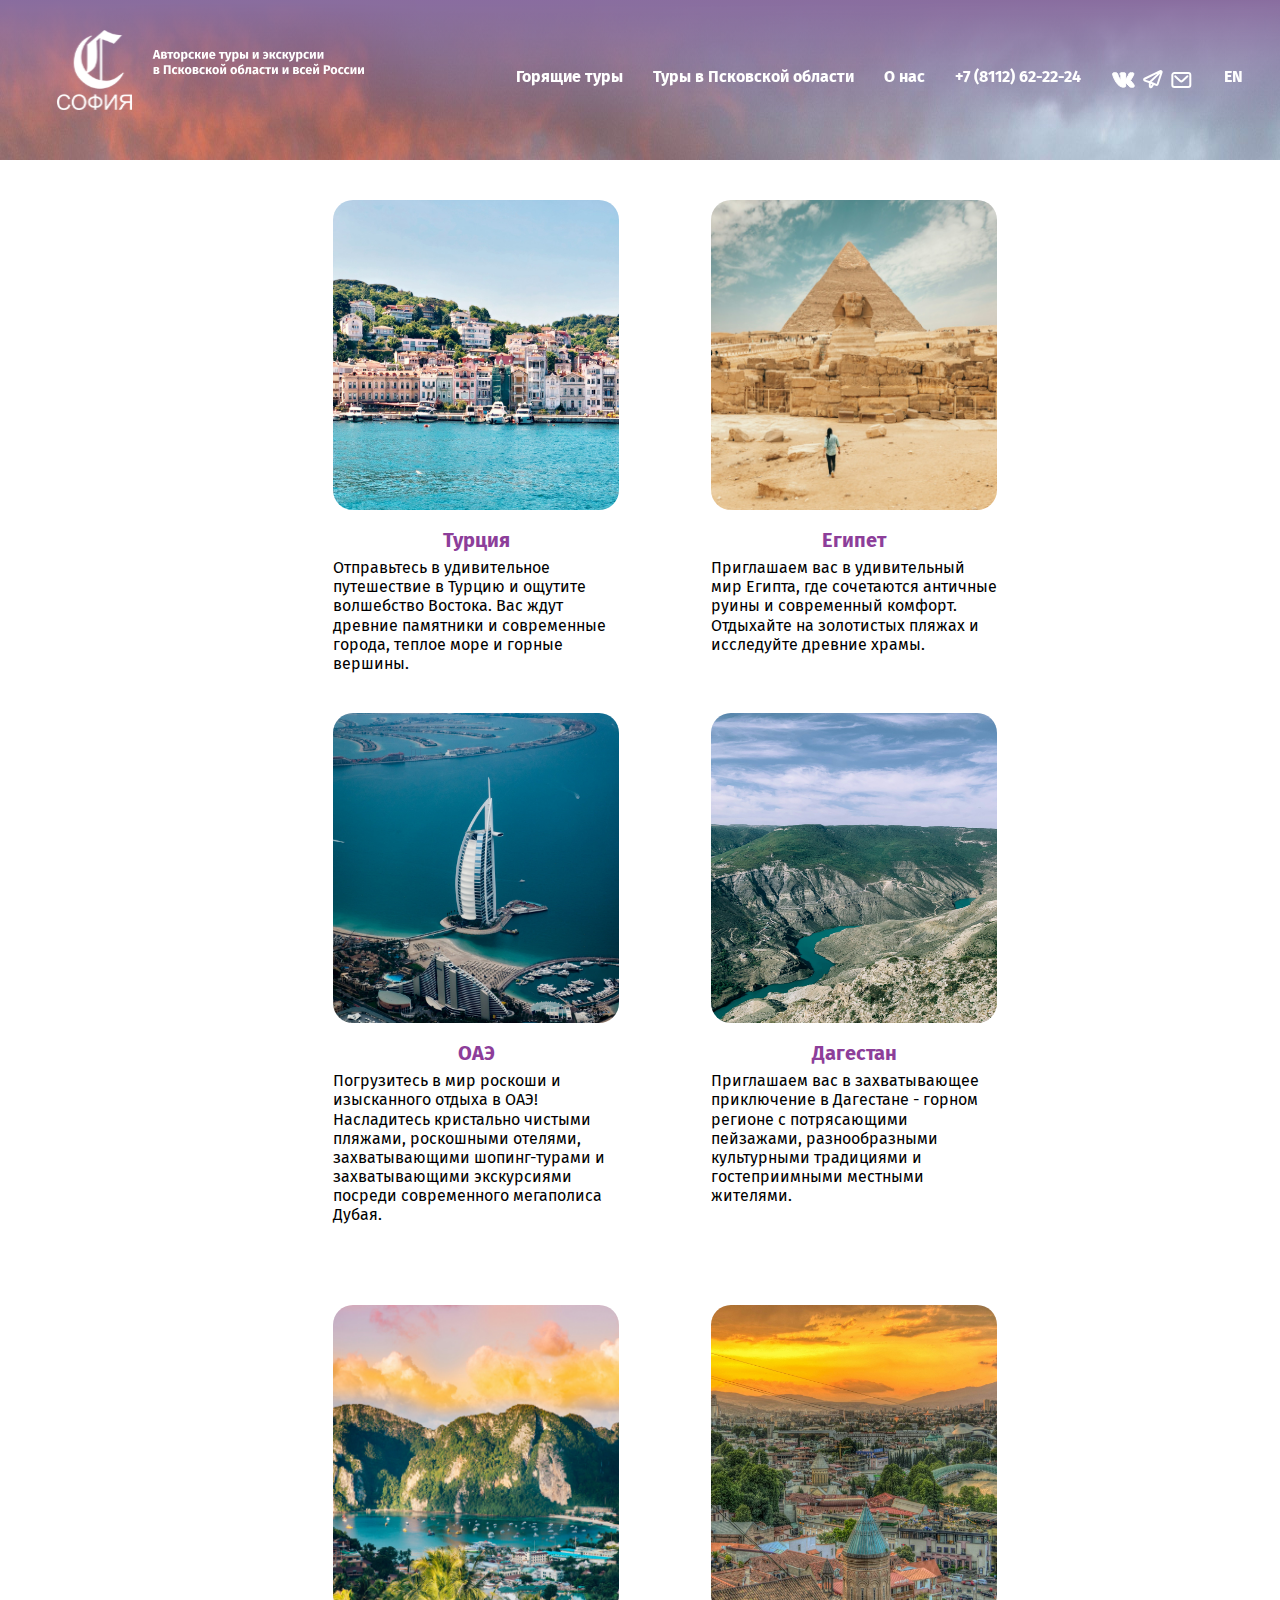
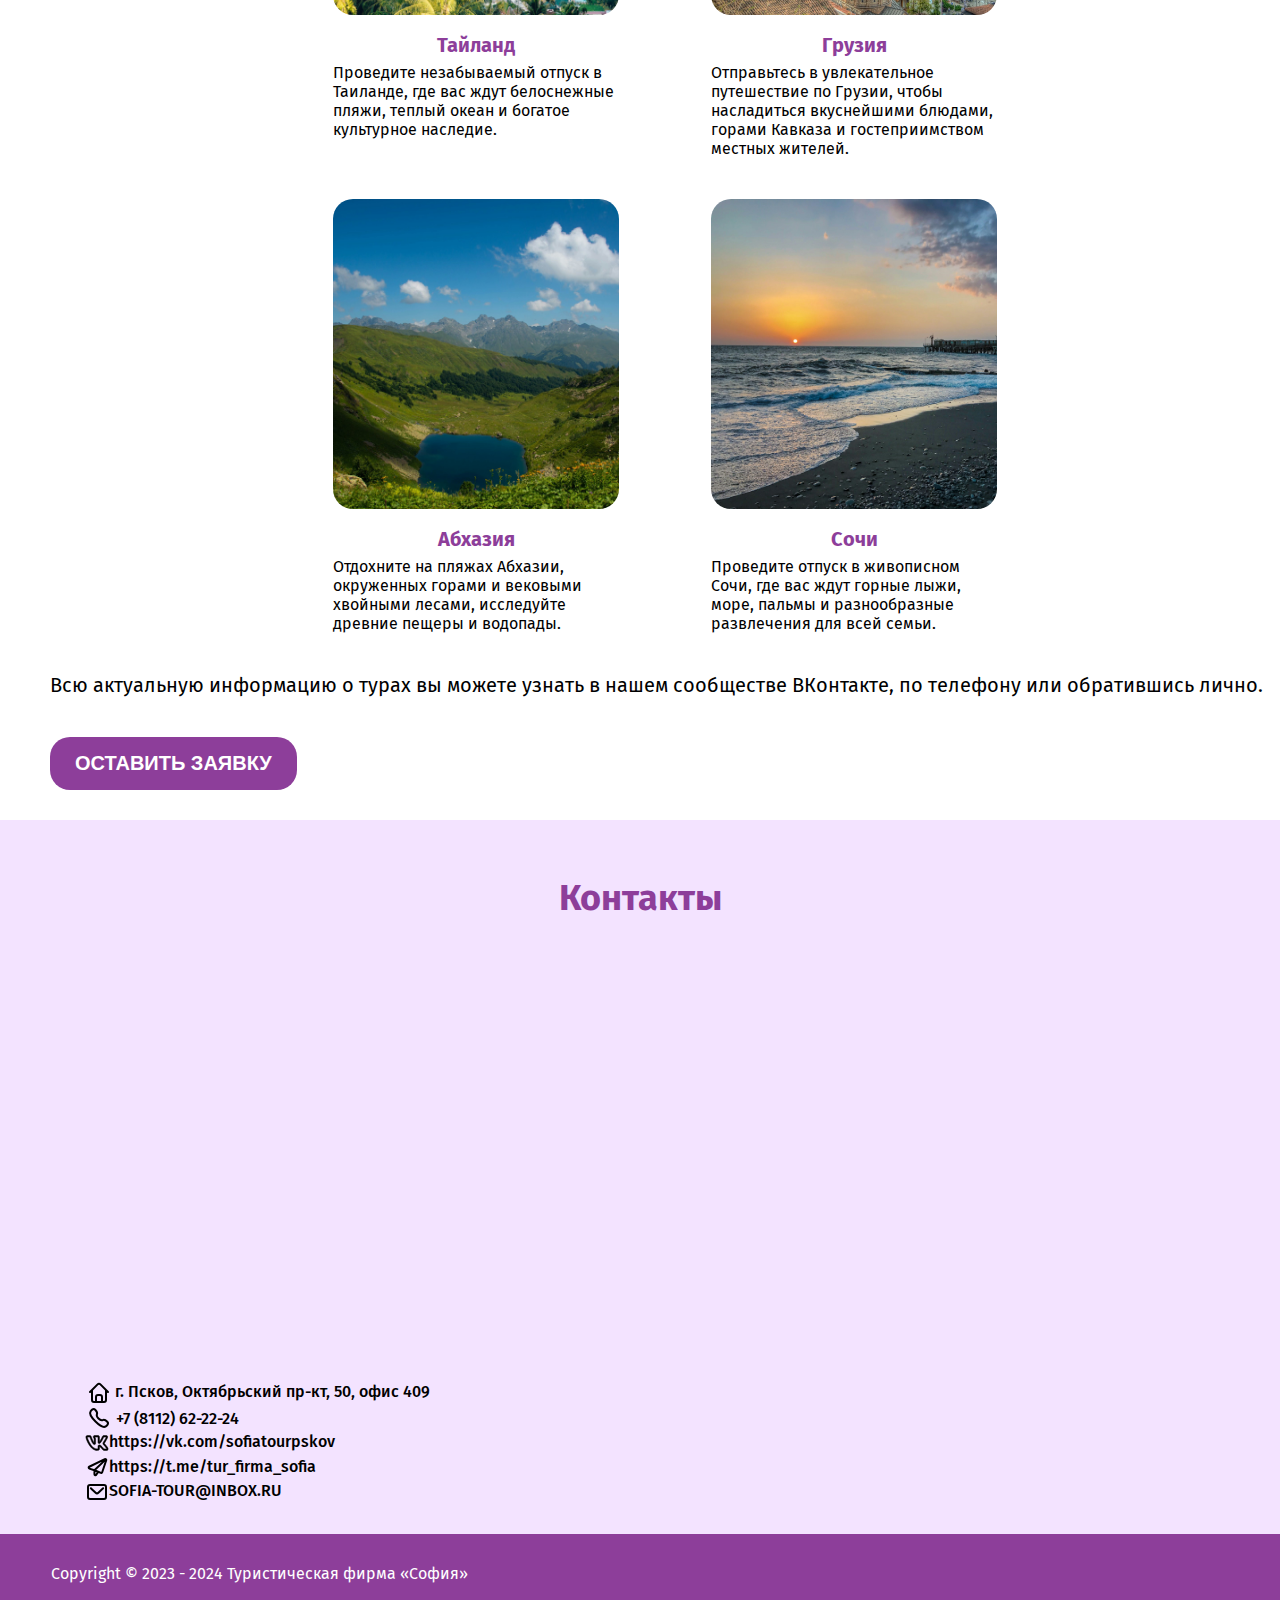
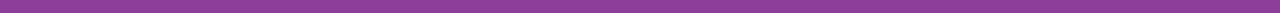
<file: hot_tours.html>
<!DOCTYPE html>
<html lang="ru"> <!--язык страницы-->
<head>
    <meta charset="UTF-8">
    <meta http-equiv="X-UA-Compatible" content="IE=edge">
    <meta name="viewport" content="width=device-width, initial-scale=1.0">
    <link rel="icon" href="./img/logo.ico" type="image/x-icon"> <!--иконка сайта в браузере-->
    <title>Турфирма "София"</title> <!--заголовок страницы-->
    <link rel="stylesheet" href="./css/reset.css"> <!--сброс настроек браузера-->
    <link rel="stylesheet" href="./css/style.css"> <!--стили-->
    <link rel="stylesheet" href="./css/tours.css"> <!--стили для страницы "Горящие туры"-->
</head>
<body>

    <header class="header"> <!--шапка страницы-->

        <div class="wrapper"> <!--контейнер-->

            <div class="header_wrapper">
                <div class="header_logo"> <!--логотип-->
                    <a href="index.html" class="header_logo-link">
                        <img src="./img/svg/logo+text.svg" alt="Турфирма София" class="header_logo_pic">
                    </a>
                </div>
    
                <nav class="header_nav"> <!--меню-->
                    <ul class="header_list">
                        <li class="header_item"> <!--отдельные пункты меню-->
                            <a href="hot_tours.html" class="header_link">Горящие туры</a>
                        </li>
                        <li class="header_item">
                            <a href="psk_tours.html" class="header_link">Туры в Псковской области</a>
                        </li>
                        <li class="header_item">
                            <a href="about_us.html" class="header_link">О нас</a>
                        </li>
                        <li class="header_item">
                            <a href="tel:+78112622224" class="header_link">+7 (8112) 62-22-24</a>
                        </li>
                        <li class="header_item">
                            <a href="https://vk.com/sofiatourpskov" class="header_link">
                                <img src="./img/svg/vk logo.svg" alt="VK" class="header_item">
                            </a>
                            <a href="https://t.me/tur_firma_sofia" class="header_link">
                                <img src="./img/svg/tg logo.svg" alt="tg" class="header_item">
                            </a>
                            <a href="mailto:SOFIA-TOUR@INBOX.RU" class="header_link">
                                <img src="./img/svg/mail logo.svg" alt="mail" class="header_item">
                            </a>
                        </li>
                        <li class="header_item">
                            <a href="./hot_tours eng.html" class="header_link">EN</a>
                        </li>
                    </ul>
                </nav>
            </div>
        </div>
    </header>

    <main class="hot_tours">
        <section class="hottours">
            <div class="bg">
                <img src="./img/bg_header.jpg" height="160px" width="100%" alt="bg" class="bg">
            </div>

            <div class="countries">
                <div class="turkey">
                    <img src="./img/горящие туры/турция.jpg" height="310px" width="286px" style="border-radius: 20px;" alt="turkey">
                    <div class="country_title">
                        <h3>Турция</h3>
                    </div>
                    <div class="country_desc">
                        <p>Отправьтесь в удивительное путешествие в Турцию и ощутите волшебство Востока. Вас ждут  древние памятники и современные города, теплое море и горные вершины.</p>
                    </div>
                </div>
                <div class="egypt"> 
                    <img src="./img/горящие туры/египет.jpg" height="310px" width="286px" style="border-radius: 20px;" alt="egypt">
                    <div class="country_title">
                        <h3>Египет</h3>
                    </div>
                    <div class="country_desc">
                        <p>Приглашаем вас в удивительный мир Египта, где сочетаются античные руины и современный комфорт. Отдыхайте на золотистых пляжах и исследуйте древние храмы.</p>
                    </div>
                </div>
                <div class="uae">
                    <img src="./img/горящие туры/оаэ.jpg" height="310px" width="286px" style="border-radius: 20px;" alt="uae">
                    <div class="country_title">
                        <h3>ОАЭ</h3>
                    </div>
                    <div class="country_desc">
                        <p>Погрузитесь в мир роскоши и изысканного отдыха в ОАЭ! Насладитесь кристально чистыми пляжами, роскошными отелями, захватывающими шопинг-турами и захватывающими экскурсиями посреди современного мегаполиса Дубая.</p>
                    </div>
                </div>
                <div class="dagestan">
                    <img src="./img/горящие туры/дагестан.jpg" height="310px" width="286px" style="border-radius: 20px;" alt="dagestan">
                    <div class="country_title">
                        <h3>Дагестан</h3>
                    </div>
                    <div class="country_desc">
                        <p>Приглашаем вас в захватывающее приключение в Дагестане - горном регионе с потрясающими пейзажами, разнообразными культурными традициями и гостеприимными местными жителями.</p>
                    </div>
                </div>
            </div>
            <div class="countries">
                <div class="thailand">
                    <img src="./img/горящие туры/тайланд.jpg" height="310px" width="286px" style="border-radius: 20px;" alt="thailand">
                    <div class="country_title">
                        <h3>Тайланд</h3>
                    </div>
                    <div class="country_desc">
                        <p>Проведите незабываемый отпуск в Таиланде, где вас ждут белоснежные пляжи, теплый океан и богатое культурное наследие.</p>
                    </div>
                </div>
                <div class="georgia"> 
                    <img src="./img/горящие туры/грузия.jpg" height="310px" width="286px" style="border-radius: 20px;" alt="georgia">
                    <div class="country_title">
                        <h3>Грузия</h3>
                    </div>
                    <div class="country_desc">
                        <p>Отправьтесь в увлекательное путешествие по Грузии, чтобы насладиться вкуснейшими блюдами, горами Кавказа и гостеприимством местных жителей.</p>
                    </div>
                </div>
                <div class="abkhazia">
                    <img src="./img/горящие туры/абхазия.jpg" height="310px" width="286px" style="border-radius: 20px;" alt="abkhazia">
                    <div class="country_title">
                        <h3>Абхазия</h3>
                    </div>
                    <div class="country_desc">
                        <p>Отдохните на пляжах Абхазии, окруженных горами и вековыми хвойными лесами, исследуйте древние пещеры и водопады.</p>
                    </div>
                </div>
                <div class="sochi">
                    <img src="./img/горящие туры/сочи.jpg" height="310px" width="286px" style="border-radius: 20px;" alt="sochi">
                    <div class="country_title">
                        <h3>Сочи</h3>
                    </div>
                    <div class="country_desc">
                        <p>Проведите отпуск в живописном Сочи, где вас ждут горные лыжи, море, пальмы и разнообразные развлечения для всей семьи.</p>
                    </div>
                </div>
            </div>

            <div class="info">
                <p>Всю актуальную информацию о турах вы можете узнать в нашем сообществе ВКонтакте, по телефону или обратившись лично.</p>
            </div>
            <div class="app_button">
                <button type="s" class="app_button_s"><a href="#1" class="b_link" id="open_pop_up">ОСТАВИТЬ ЗАЯВКУ</a></button> <!--кнопка-->
            </div>
            <form action="send.php" method="post">
                <div class="pop_up" id="pop_up"> <!--форма для подачи заявки-->
                    <div class="pop_up_container">
                        <div class="pop_up_body" id="pop_up_body">
                         <h1 class="popup_title">Оставить заявку</h1>
                         <p class="zayavka">Оставьте заявку на сайте и мы перезвоним Вам в ближайшее время</p>
                            <input class="in" type="text" name="name" required placeholder="Ваше имя *">
                            <input class="in" type="tel" name="phone" require placeholder="Телефон *">
                            <input class="in" type="text" name="appl" placeholder="Опишите Ваш запрос *">
                            <input type="checkbox" required id="user_agree" name="user_agree"/>
                            <p class="checkbox_label">Ознакомлен(а)<br>с 
                            <a href="user_agree.html">пользовательским соглашением</a> *</p>
                            <input type="submit" value="ОТПРАВИТЬ ЗАЯВКУ" style="font-weight: 700; color: white;" class="pop_up_button" id="pop_up_button">
                            <div class="pop_up_close" id="pop_up_close">&#10006</div> <!--код значка крестик-->
                        </div>
                    </div>
                </div>
            </form>
                <script src="popup.js"></script> <!--подключение скрипта для открытия/закрытия формы-->
            </div>
        </section>

        <section class="contacts"> <!--контакты, 3 блок-->
            <div class="wrapper">
                <h2 class="contacts_title">Контакты</h2> <!--заголовок-->
                <div class="map">
                    <iframe src="https://yandex.ru/map-widget/v1/?um=constructor%3Acb578882d6198c2b53e4ec4048e3a9310dde250a75f2dfa825af126a18e0f63c&amp;source=constructor" 
                    width="100%" height="400" frameborder="0"></iframe>
                </div>
                <div class="contact">
                    <div class="address">
                        <p><img src="./img/svg/home.svg" alt="house">
                            г. Псков, Октябрьский пр-кт, 50, офис 409</p>
                    </div>
                    <div class="phone">
                        <p><img src="./img/svg/phone.svg" alt="phone">
                        <a href="tel:+78112622224" class="phone_link">+7 (8112) 62-22-24</a></p>
                    </div>
                    <div class="socials">
                        <p><a href="https://vk.com/sofiatourpskov" class="socials">
                        <img src="./img/svg/vk logo black.svg" alt="vk">https://vk.com/sofiatourpskov</a></p>
                        <p><a href="https://t.me/tur_firma_sofia" class="socials">
                        <img src="./img/svg/tg logo black.svg" alt="tg">https://t.me/tur_firma_sofia</a></p>
                        <p><a href="mailto:SOFIA-TOUR@INBOX.RU" class="socials">
                        <img src="./img/svg/mail logo black.svg" alt="mail">SOFIA-TOUR@INBOX.RU</a></p>
                    </div>
                </div>
            </div>
        </section>
    
        <section class="footer"> <!--подвал страницы-->
            <div class="wrapper">
                <div class="copyright">
                    Copyright © 2023 - 2024 Туристическая фирма «София»
                </div>
        </section>

    </main>
</body>
</html>
</file>
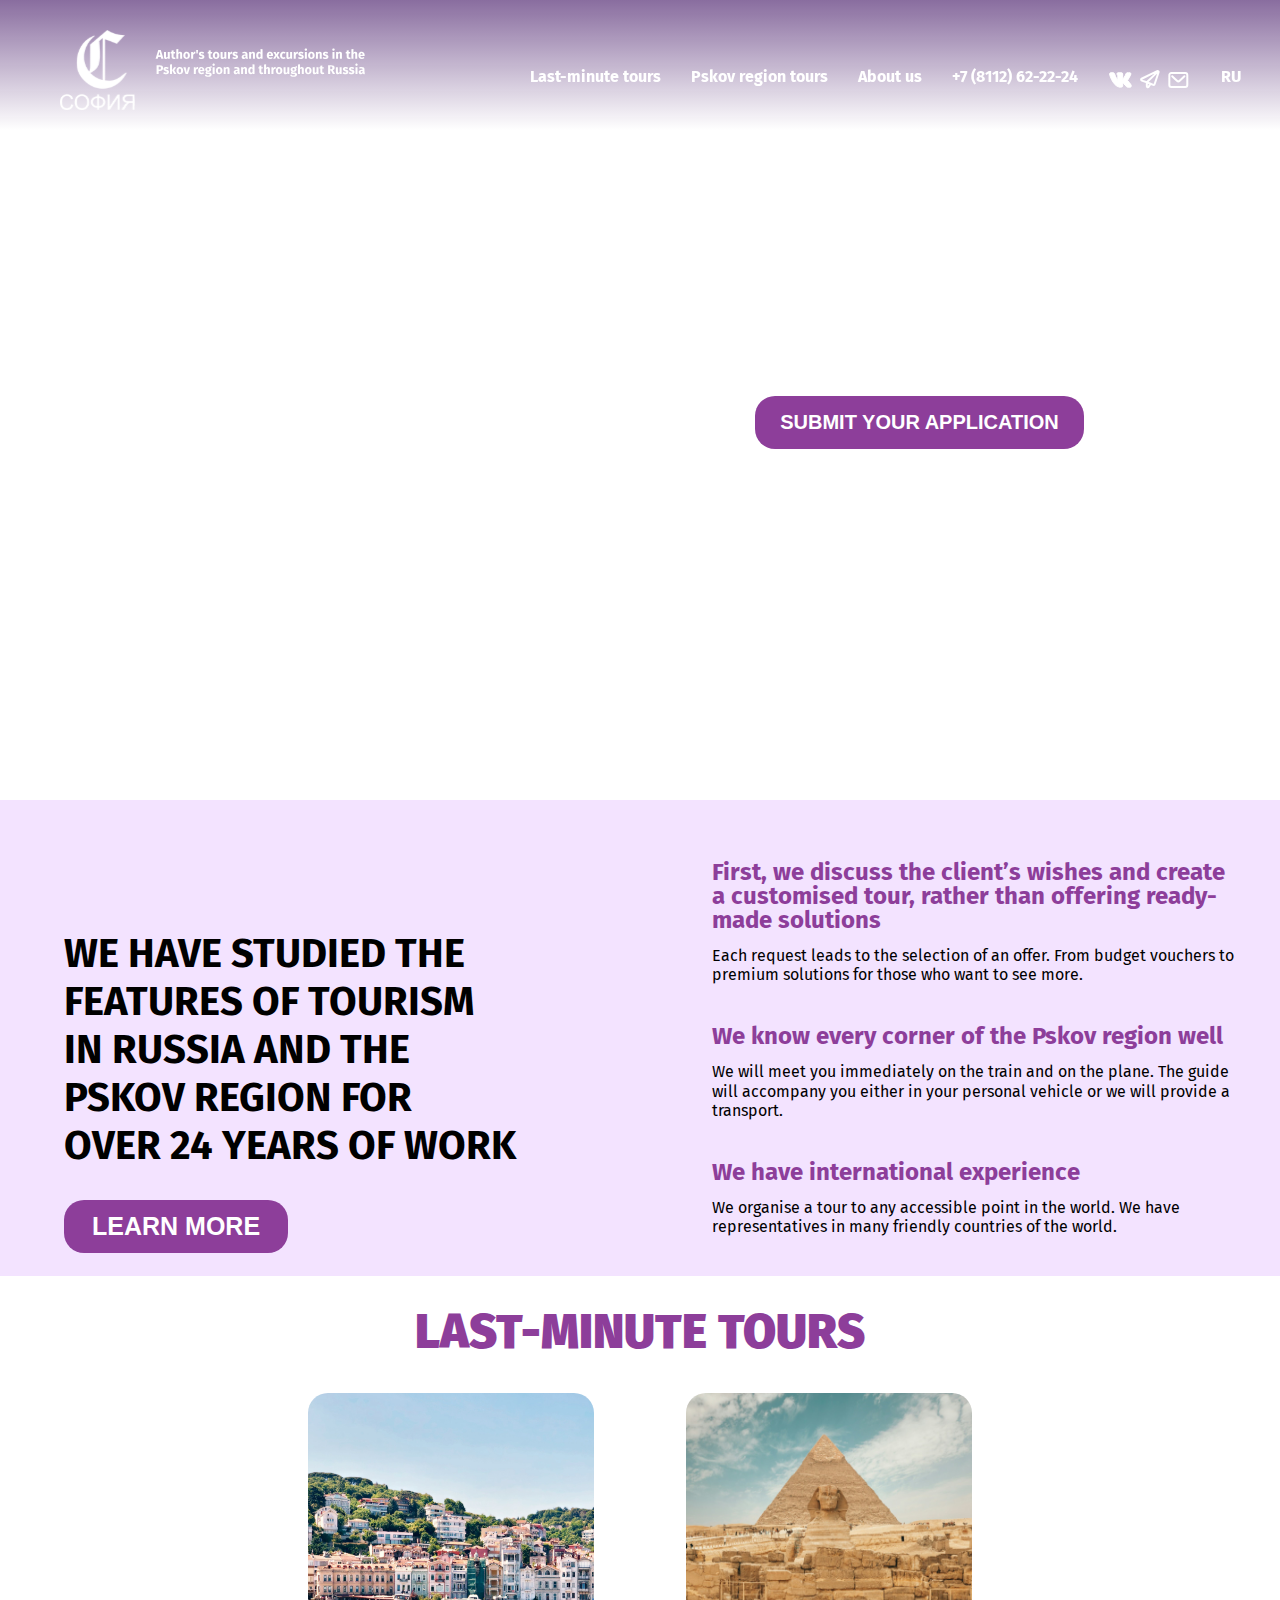
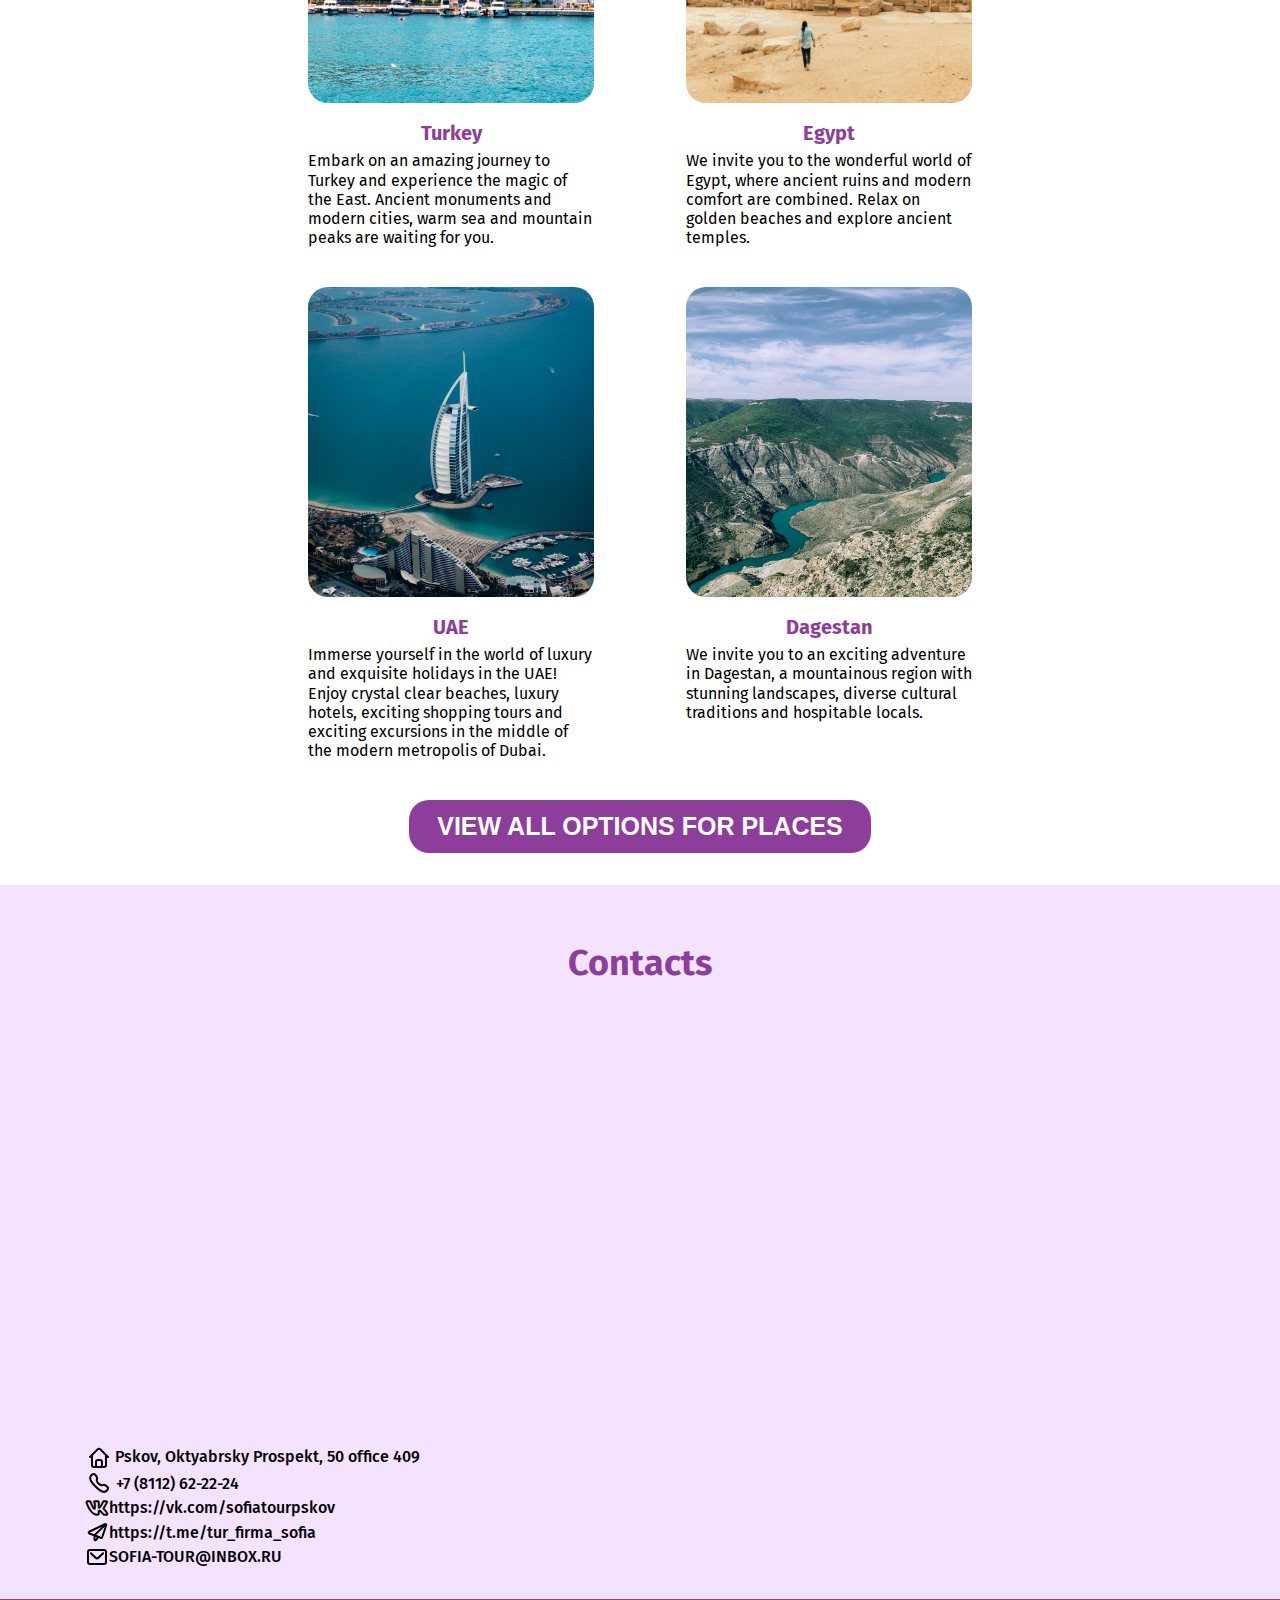
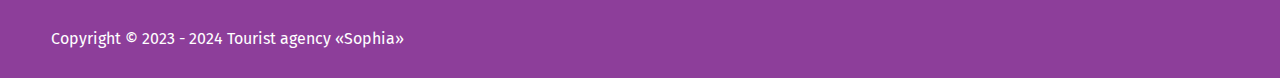
<file: main eng.html>
<!DOCTYPE html>
<html lang="eng"> <!--язык страницы-->
<head>
    <meta charset="UTF-8">
    <meta http-equiv="X-UA-Compatible" content="IE=edge">
    <meta name="viewport" content="width=device-width, initial-scale=1.0">
    <link rel="icon" href="./img/logo.ico" type="image/x-icon"> <!--иконка сайта в браузере-->
    <title>Travel agency "Sophia"</title> <!--заголовок страницы-->
    <link rel="stylesheet" href="./css/reset.css"> <!--сброс настроек браузера-->
    <link rel="stylesheet" href="./css/style.css"> <!--собственные стили-->
</head>
<body>

    <header class="header"> <!--шапка страницы-->
        <div class="wrapper"> <!--контейнер-->
            <div class="header_wrapper">
                <div class="header_logo"> <!--логотип-->
                    <a href="main eng.html" class="header_logo-link">
                        <img src="./img/svg/logo eng.svg" alt="Travel agency Sophia" class="header_logo_pic">
                    </a>
                </div>
    
                <nav class="header_nav"> <!--меню-->
                    <ul class="header_list">
                        <li class="header_item"> <!--отдельные пункты меню-->
                            <a href="hot_tours eng.html" class="header_link">Last-minute tours</a>
                        </li>
                        <li class="header_item">
                            <a href="psk_tours eng.html" class="header_link">Pskov region tours</a>
                        </li>
                        <li class="header_item">
                            <a href="./about_us eng.html" class="header_link">About us</a>
                        </li>
                        <li class="header_item">
                            <a href="tel:+78112622224" class="header_link">+7 (8112) 62-22-24</a>
                        </li>
                        <li class="header_item">
                            <a href="https://vk.com/sofiatourpskov" class="header_link">
                                <img src="./img/svg/vk logo.svg" alt="VK" class="header_item">
                            </a>
                            <a href="https://t.me/tur_firma_sofia" class="header_link">
                                <img src="./img/svg/tg logo.svg" alt="tg" class="header_item">
                            </a>
                            <a href="mailto:SOFIA-TOUR@INBOX.RU" class="header_link">
                                <img src="./img/svg/mail logo.svg" alt="mail" class="header_item">
                            </a>
                        </li>
                        <li class="header_item">
                            <a href="./index.html" class="header_link">RU</a>
                        </li>
                    </ul>
                </nav>

            </div>

        </div>
    </header>

    <section class="intro"> <!--первый экран главной страницы-->
        <div class="wrapper">
            <h1 class="intro_title">Author's tours and excursions since 2000</h1> <!--заголовок-->
            <div class="intro_subtitle">We will open the whole of Russia for you through our author tours. 
                Our clients live in different parts of the world. 
                The main direction of our activity is the reception of both Russian and foreign tourists in Russia and the Pskov region.</div>
            <div class="intro_button">
                <button type="submit" class="intro_button_submit"><a href="#" class="b_link" id="open_pop_up">SUBMIT YOUR APPLICATION</a></button> <!--кнопка-->
            </div>

            <form action="send.php" method="post">
                <div class="pop_up" id="pop_up"> <!--форма для подачи заявки-->
                    <div class="pop_up_container">
                        <div class="pop_up_body" id="pop_up_body">
                         <h1 class="popup_title">Submit your application</h1>
                         <p class="zayavka">We will call you back soon!</p>
                            <input class="in" type="text" name="name" required placeholder="Your name *">
                            <input class="in" type="tel" name="phone" require placeholder="Phone *">
                            <input class="in" type="text" name="appl" placeholder="Describe your application *">
                            <input type="checkbox" required id="user_agree" name="user_agree"/>
                            <p class="checkbox_label">I have read<br>с 
                            <a href="user_agree eng.html">the user agreement</a> *</p>
                            <input type="submit" value="SEND" style="font-weight: 700; color: white;" class="pop_up_button" id="pop_up_button">
                            <div class="pop_up_close" id="pop_up_close">&#10006</div> <!--код значка крестик-->
                        </div>
                    </div>
                </div>
            </form>
                <script src="popup.js"></script> <!--подключение скрипта для открытия/закрытия формы-->
            </div>
        </section>

    <section class="benefits"> <!--второй экран главной страницы-->
        <div class="benefits_wrap">
            <div class="columns"> <!--разделение на колонки-->
                <div class="left"> <!--левая колонка-->
                    <p class="benefits_title">WE HAVE STUDIED THE FEATURES OF TOURISM<br>IN RUSSIA AND THE<br>PSKOV REGION FOR<br>OVER 24 YEARS OF WORK</p>
                    <div class="benefits_button">
                        <button type="sub" class="benefits_button_sub"> <a href="./about_us eng.html" class="b_link">LEARN MORE</a></button> 
                    </div>     
                </div>
                <div class="icons"> <!--центральная колонка с иконками-->
                    <div style="padding-bottom: 40px;"><img src="./img/svg/person.svg" alt="person" class="right_icon_th"></div> 
                    <img src="./img/svg/car.svg" alt="car" class="right_icon_th">
                    <img src="./img/svg/award.svg" alt="award" class="right_icon_th">
                </div>
                <div class="right"> <!--правая колонка-->
                    <h2 class="right_title">
                        First, we discuss the client’s wishes and create a customised tour, rather than offering ready-made solutions
                    </h2>
                    <p class="right_descr">
                        Each request leads to the selection of an offer. From budget vouchers to premium solutions for those who want to see more.
                    </p>
                    <h2 class="right_title">
                        We know every corner of the Pskov region well
                    </h2>
                    <p class="right_descr">
                        We will meet you immediately on the train and on the plane. The guide will accompany you either in your personal vehicle or we will provide a transport.
                    </p>
                    <h2 class="right_title">
                        We have international experience
                    </h2>
                    <p class="right_descr">
                        We organise a tour to any accessible point in the world. We have representatives in many friendly countries of the world.
                    </p>
                </div>
            </div>        
        </div>
    </section>

    <section class="tours"> <!--третий экран главной страницы-->
        <div class="wrapper">
            <h1 class="tours_title">LAST-MINUTE TOURS</h1> <!--заголовок-->
            <div class="countries">
                <div class="turkey">
                    <img src="./img/горящие туры/турция.jpg" height="310px" width="286px" style="border-radius: 20px;" alt="turkey" class="country_pic">
                    <div class="country_title">
                        <h3>Turkey</h3>
                    </div>
                    <div class="country_desc">
                        <p>Embark on an amazing journey to Turkey and experience the magic of the East. Ancient monuments and modern cities, warm sea and mountain peaks are waiting for you.</p>
                    </div>
                </div>
                <div class="egypt"> 
                    <img src="./img/горящие туры/египет.jpg" height="310px" width="286px" style="border-radius: 20px;" alt="egypt" class="country_pic">
                    <div class="country_title">
                        <h3>Egypt</h3>
                    </div>
                    <div class="country_desc">
                        <p>We invite you to the wonderful world of Egypt, where ancient ruins and modern comfort are combined. Relax on golden beaches and explore ancient temples.</p>
                    </div>
                </div>
                <div class="uae">
                    <img src="./img/горящие туры/оаэ.jpg" height="310px" width="286px" style="border-radius: 20px;" alt="uae" class="country_pic">
                    <div class="country_title">
                        <h3>UAE</h3>
                    </div>
                    <div class="country_desc">
                        <p>Immerse yourself in the world of luxury and exquisite holidays in the UAE! Enjoy crystal clear beaches, luxury hotels, exciting shopping tours and exciting excursions in the middle of the modern metropolis of Dubai.</p>
                    </div>
                </div>
                <div class="dagestan">
                    <img src="./img/горящие туры/дагестан.jpg" height="310px" width="286px" style="border-radius: 20px;" alt="dagestan" class="country_pic">
                    <div class="country_title">
                        <h3>Dagestan</h3>
                    </div>
                    <div class="country_desc">
                        <p>We invite you to an exciting adventure in Dagestan, a mountainous region with stunning landscapes, diverse cultural traditions and hospitable locals.</p>
                    </div>
                </div>
            </div>
            <div class="tours_button">
                <button type="s" class="tours_button_s"><a href="./hot_tours eng.html" class="b_link">VIEW ALL OPTIONS FOR PLACES</a></button> <!--кнопка-->
            </div>
        </div>
    </section>

    <section class="contacts"> <!--четвертый экран главной страницы-->
        <div class="wrapper">
            <h2 class="contacts_title">Contacts</h2> <!--заголовок-->
            <div class="map">
                <iframe src="https://yandex.ru/map-widget/v1/?um=constructor%3Aea79b5c8c7c64f26c303ee45e640d617ae8f045f675b588c668ef80d168d4e59&amp;source=constructor" 
                width="100%" height="400" frameborder="0"></iframe>
            </div>
            <div class="contact">
                <div class="address">
                    <p><img src="./img/svg/home.svg" alt="house">
                        Pskov, Oktyabrsky Prospekt, 50 office 409</p>
                </div>
                <div class="phone">
                    <p><img src="./img/svg/phone.svg" alt="phone">
                    <a href="tel:+78112622224" class="phone_link">+7 (8112) 62-22-24</a></p>
                </div>
                <div class="socials">
                        <p><a href="https://vk.com/sofiatourpskov" class="socials">
                        <img src="./img/svg/vk logo black.svg" alt="vk">https://vk.com/sofiatourpskov</a></p>
                        <p><a href="https://t.me/tur_firma_sofia" class="socials">
                        <img src="./img/svg/tg logo black.svg" alt="tg">https://t.me/tur_firma_sofia</a></p>
                        <p><a href="mailto:SOFIA-TOUR@INBOX.RU" class="socials">
                        <img src="./img/svg/mail logo black.svg" alt="mail">SOFIA-TOUR@INBOX.RU</a></p>
                </div>
            </div>
        </div>
    </section>

    <section class="footer"> <!--подвал страницы-->
        <div class="wrapper">
            <div class="copyright">
                Copyright © 2023 - 2024 Tourist agency «Sophia»
            </div>
    </section>

</main>

</body>
</html>
</file>
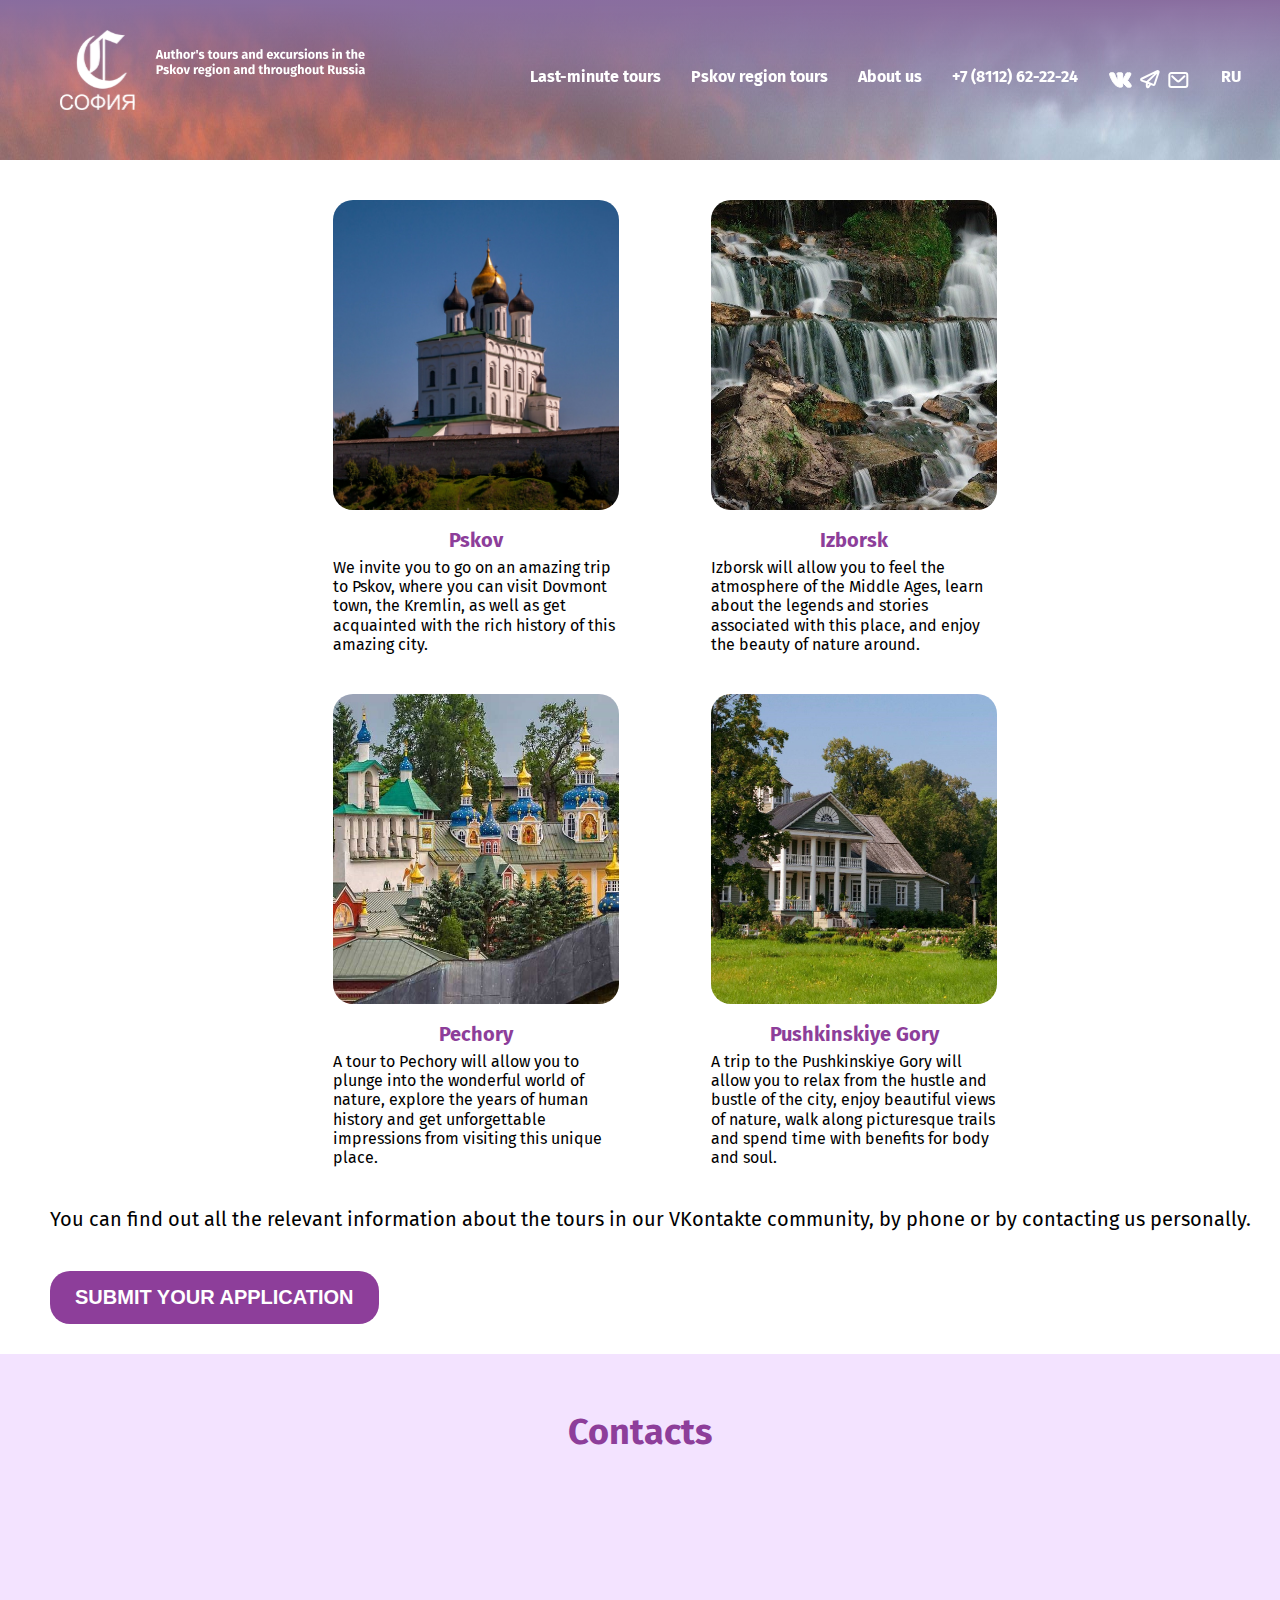
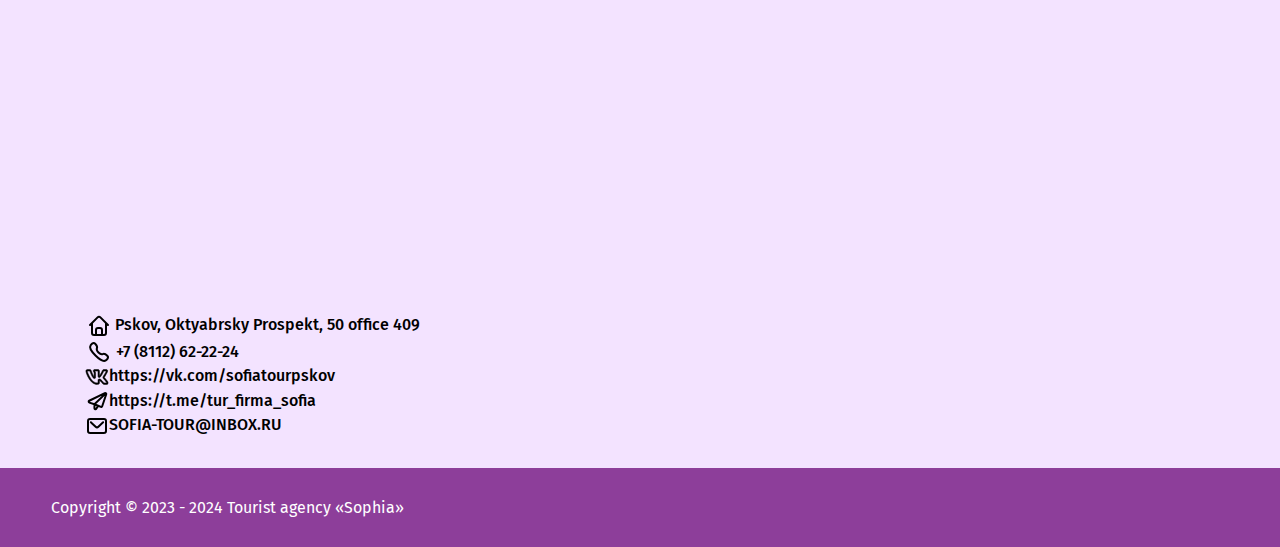
<file: psk_tours eng.html>
<!DOCTYPE html>
<html lang="eng"> <!--язык страницы-->
<head>
    <meta charset="UTF-8">
    <meta http-equiv="X-UA-Compatible" content="IE=edge">
    <meta name="viewport" content="width=device-width, initial-scale=1.0">
    <link rel="icon" href="./img/logo.ico" type="image/x-icon"> <!--иконка сайта в браузере-->
    <title>Travel agency "Sophia"</title> <!--заголовок страницы-->
    <link rel="stylesheet" href="./css/reset.css"> <!--сброс настроек браузера-->
    <link rel="stylesheet" href="./css/style.css"> <!--стили-->
    <link rel="stylesheet" href="./css/tours.css"> <!--стили для страницы "Горящие туры"-->
</head>
<body>

    <header class="header"> <!--шапка страницы-->

        <div class="wrapper"> <!--контейнер-->

            <div class="header_wrapper">
                <div class="header_logo"> <!--логотип-->
                    <a href="main eng.html" class="header_logo-link">
                        <img src="./img/svg/logo eng.svg" alt="Travel agency Sophia" class="header_logo_pic">
                    </a>
                </div>
    
                <nav class="header_nav"> <!--меню-->
                    <ul class="header_list">
                        <li class="header_item"> <!--отдельные пункты меню-->
                            <a href="hot_tours eng.html" class="header_link">Last-minute tours</a>
                        </li>
                        <li class="header_item">
                            <a href="psk_tours eng.html" class="header_link">Pskov region tours</a>
                        </li>
                        <li class="header_item">
                            <a href="about_us eng.html" class="header_link">About us</a>
                        </li>
                        <li class="header_item">
                            <a href="tel:+78112622224" class="header_link">+7 (8112) 62-22-24</a>
                        </li>
                        <li class="header_item">
                            <a href="https://vk.com/sofiatourpskov" class="header_link">
                                <img src="./img/svg/vk logo.svg" alt="VK" class="header_item">
                            </a>
                            <a href="https://t.me/tur_firma_sofia" class="header_link">
                                <img src="./img/svg/tg logo.svg" alt="tg" class="header_item">
                            </a>
                            <a href="mailto:SOFIA-TOUR@INBOX.RU" class="header_link">
                                <img src="./img/svg/mail logo.svg" alt="mail" class="header_item">
                            </a>
                        </li>
                        <li class="header_item">
                            <a href="./psk_tours.html" class="header_link">RU</a>
                        </li>
                    </ul>
                </nav>
            </div>
        </div>
    </header>

    <main class="psk_tours">
        <section class="psktours">
            <div class="bg">
                <img src="./img/bg_header.jpg" height="160px" width="100%" alt="bg" class="bg">
            </div>
            <div class="countries">
                <div class="pskov">
                    <img src="./img/псковские туры/псков.jpg" height="310px" width="286px" style="border-radius: 20px;" alt="pskov">
                    <div class="country_title">
                        <h3>Pskov</h3>
                    </div>
                    <div class="country_desc">
                        <p>We invite you to go on an amazing trip to Pskov, where you can visit Dovmont town, the Kremlin, as well as get acquainted with the rich history of this amazing city.</p>
                    </div>
                </div>
                <div class="izborsk"> 
                    <img src="./img/псковские туры/изборск.jpg" height="310px" width="286px" style="border-radius: 20px;" alt="izborsk">
                    <div class="country_title">
                        <h3>Izborsk</h3>
                    </div>
                    <div class="country_desc">
                        <p>Izborsk will allow you to feel the atmosphere of the Middle Ages, learn about the legends and stories associated with this place, and enjoy the beauty of nature around.</p>
                    </div>
                </div>
                <div class="pechory">
                    <img src="./img/псковские туры/печоры.jpeg" height="310px" width="286px" style="border-radius: 20px;" alt="pechory">
                    <div class="country_title">
                        <h3>Pechory</h3>
                    </div>
                    <div class="country_desc">
                        <p>A tour to Pechory will allow you to plunge into the wonderful world of nature, explore the years of human history and get unforgettable impressions from visiting this unique place.</p>
                    </div>
                </div>
                <div class="pushgory">
                    <img src="./img/псковские туры/пушгоры.jpeg" height="310px" width="286px" style="border-radius: 20px;" alt="pushgory">
                    <div class="country_title">
                        <h3>Pushkinskiye Gory</h3>
                    </div>
                    <div class="country_desc">
                        <p>A trip to the Pushkinskiye Gory will allow you to relax from the hustle and bustle of the city, enjoy beautiful views of nature, walk along picturesque trails and spend time with benefits for body and soul.</p>
                    </div>
                </div>
            </div>

            <div class="info">
                <p>You can find out all the relevant information about the tours in our VKontakte community, by phone or by contacting us personally.</p>
            </div>
            <div class="app_button">
                <button type="s" class="app_button_s"><a href="#1" class="b_link" id="open_pop_up">SUBMIT YOUR APPLICATION</a></button> <!--кнопка-->
            </div>
            <form action="send.php" method="post">
                <div class="pop_up" id="pop_up"> <!--форма для подачи заявки-->
                    <div class="pop_up_container">
                        <div class="pop_up_body" id="pop_up_body">
                         <h1 class="popup_title">Submit your application</h1>
                         <p class="zayavka">We will call you back soon!</p>
                            <input class="in" type="text" name="name" required placeholder="Your name *">
                            <input class="in" type="tel" name="phone" require placeholder="Phone *">
                            <input class="in" type="text" name="appl" placeholder="Describe your application *">
                            <input type="checkbox" required id="user_agree" name="user_agree"/>
                            <p class="checkbox_label">I have read<br>с 
                            <a href="user_agree eng.html">the user agreement</a> *</p>
                            <input type="submit" value="SEND" style="font-weight: 700; color: white;" class="pop_up_button" id="pop_up_button">
                            <div class="pop_up_close" id="pop_up_close">&#10006</div> <!--код значка крестик-->
                        </div>
                    </div>
                </div>
            </form>
                <script src="popup.js"></script> <!--подключение скрипта для открытия/закрытия формы-->
            </div>
        </section>

        <section class="contacts"> <!--контакты, 3 блок-->
            <div class="wrapper">
                <h2 class="contacts_title">Contacts</h2> <!--заголовок-->
                <div class="map">
                    <iframe src="https://yandex.ru/map-widget/v1/?um=constructor%3Aea79b5c8c7c64f26c303ee45e640d617ae8f045f675b588c668ef80d168d4e59&amp;source=constructor" 
                    width="100%" height="400" frameborder="0"></iframe>
                </div>
                <div class="contact">
                    <div class="address">
                        <p><img src="./img/svg/home.svg" alt="house">
                            Pskov, Oktyabrsky Prospekt, 50 office 409</p>
                    </div>
                    <div class="phone">
                        <p><img src="./img/svg/phone.svg" alt="phone">
                        <a href="tel:+78112622224" class="phone_link">+7 (8112) 62-22-24</a></p>
                    </div>
                    <div class="socials">
                        <p><a href="https://vk.com/sofiatourpskov" class="socials">
                        <img src="./img/svg/vk logo black.svg" alt="vk">https://vk.com/sofiatourpskov</a></p>
                        <p><a href="https://t.me/tur_firma_sofia" class="socials">
                        <img src="./img/svg/tg logo black.svg" alt="tg">https://t.me/tur_firma_sofia</a></p>
                        <p><a href="mailto:SOFIA-TOUR@INBOX.RU" class="socials">
                        <img src="./img/svg/mail logo black.svg" alt="mail">SOFIA-TOUR@INBOX.RU</a></p>
                    </div>
                </div>
            </div>
        </section>
    
        <section class="footer"> <!--подвал страницы-->
            <div class="wrapper">
                <div class="copyright">
                    Copyright © 2023 - 2024 Tourist agency «Sophia»
                </div>
        </section>

    </main>
</body>
</html>
</file>
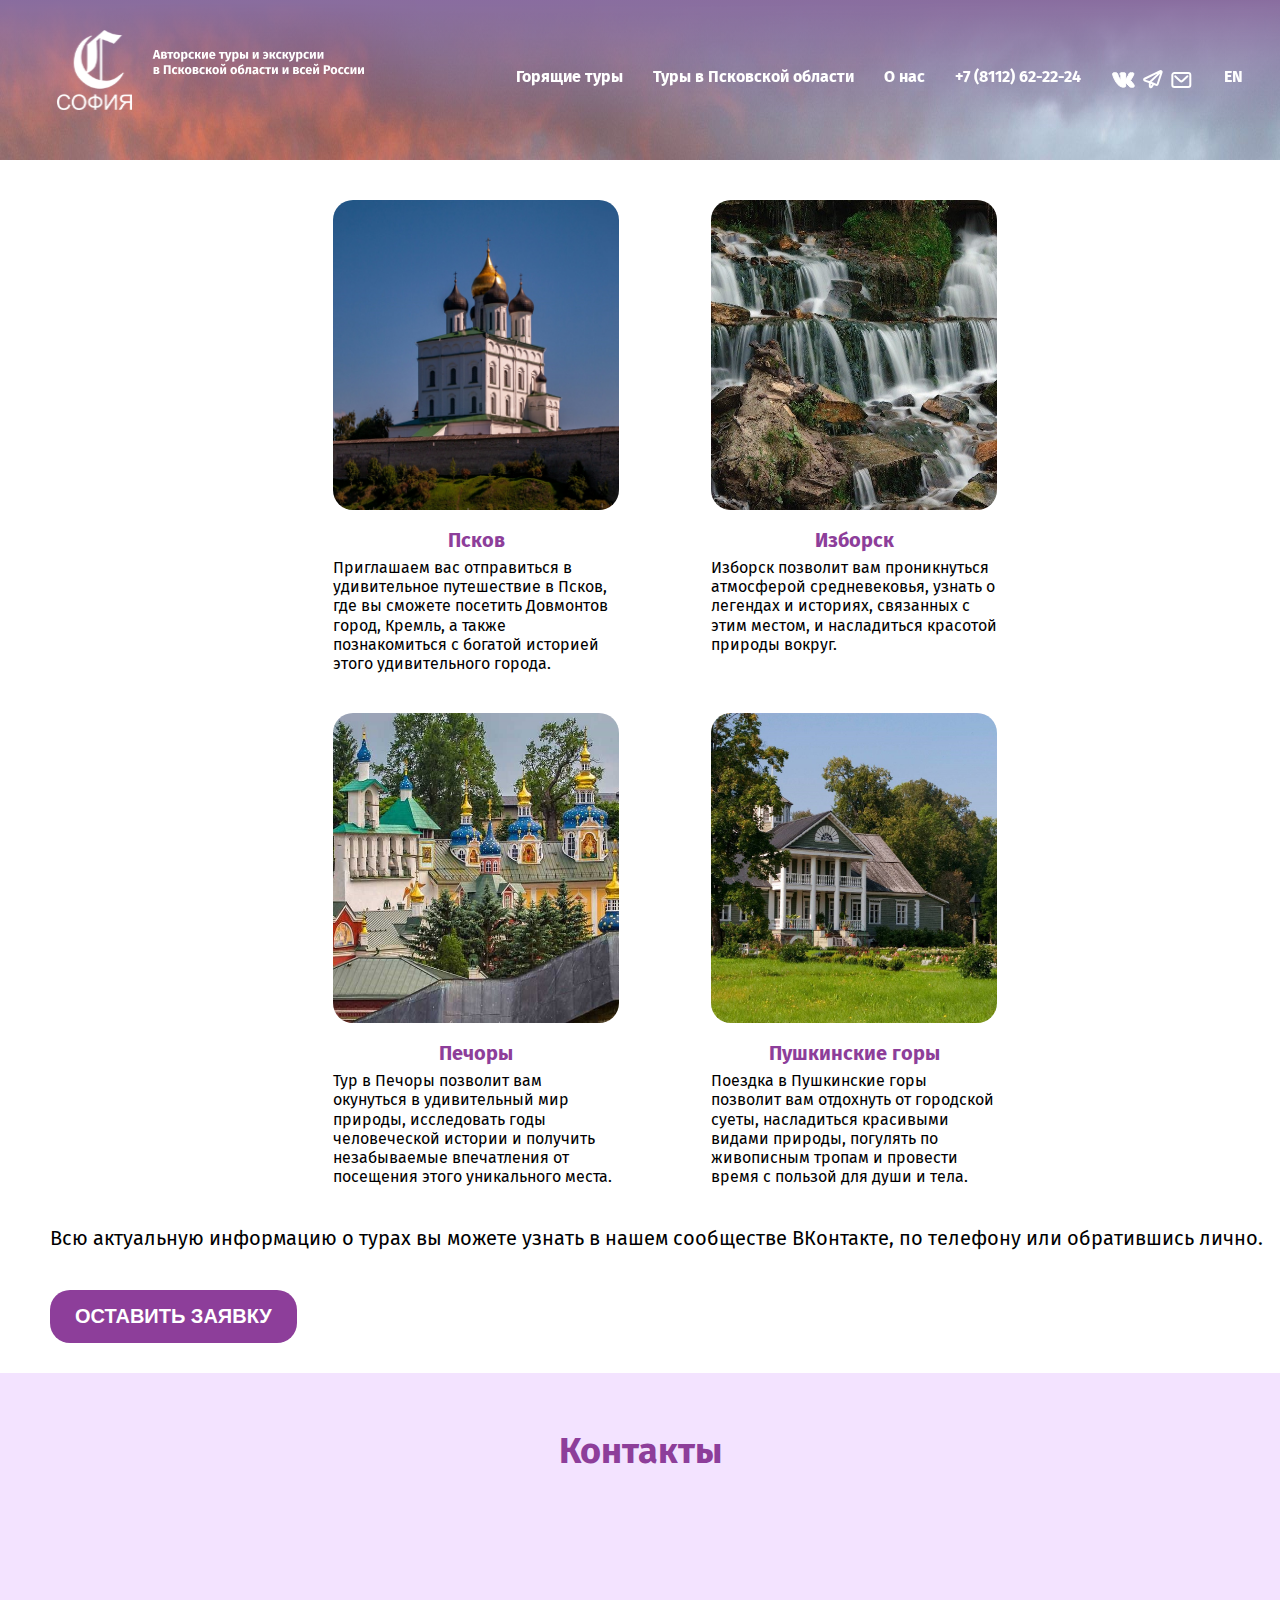
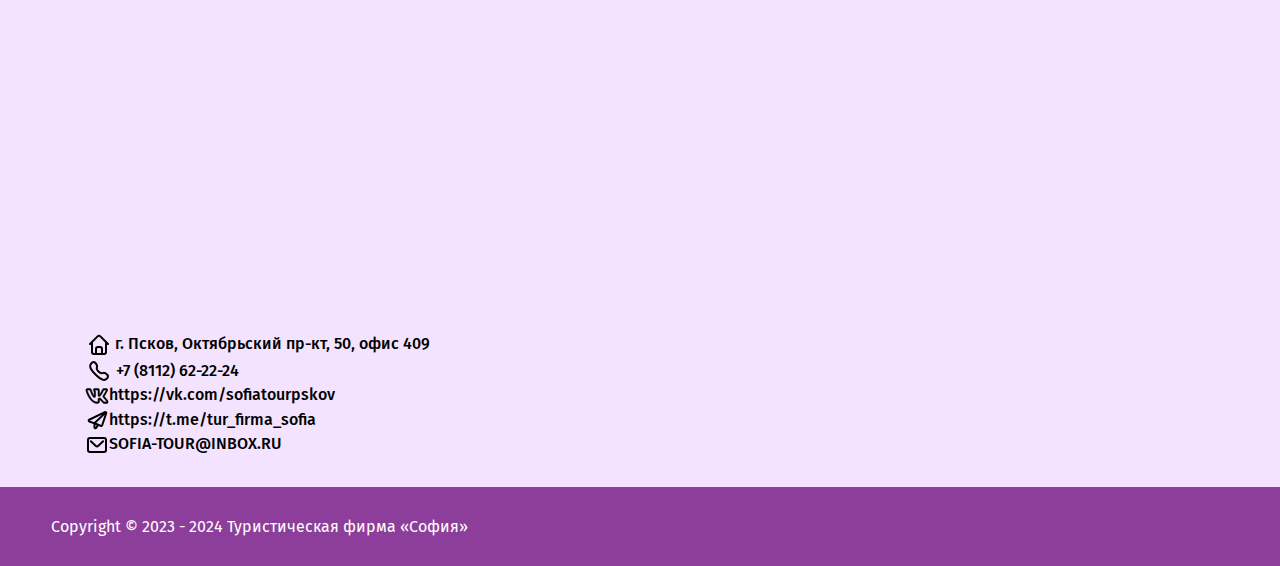
<file: psk_tours.html>
<!DOCTYPE html>
<html lang="ru"> <!--язык страницы-->
<head>
    <meta charset="UTF-8">
    <meta http-equiv="X-UA-Compatible" content="IE=edge">
    <meta name="viewport" content="width=device-width, initial-scale=1.0">
    <link rel="icon" href="./img/logo.ico" type="image/x-icon"> <!--иконка сайта в браузере-->
    <title>Турфирма "София"</title> <!--заголовок страницы-->
    <link rel="stylesheet" href="./css/reset.css"> <!--сброс настроек браузера-->
    <link rel="stylesheet" href="./css/style.css"> <!--стили-->
    <link rel="stylesheet" href="./css/tours.css"> <!--стили для страницы "Горящие туры"-->
</head>
<body>

    <header class="header"> <!--шапка страницы-->

        <div class="wrapper"> <!--контейнер-->

            <div class="header_wrapper">
                <div class="header_logo"> <!--логотип-->
                    <a href="index.html" class="header_logo-link">
                        <img src="./img/svg/logo+text.svg" alt="Турфирма София" class="header_logo_pic">
                    </a>
                </div>
    
                <nav class="header_nav"> <!--меню-->
                    <ul class="header_list">
                        <li class="header_item"> <!--отдельные пункты меню-->
                            <a href="hot_tours.html" class="header_link">Горящие туры</a>
                        </li>
                        <li class="header_item">
                            <a href="psk_tours.html" class="header_link">Туры в Псковской области</a>
                        </li>
                        <li class="header_item">
                            <a href="about_us.html" class="header_link">О нас</a>
                        </li>
                        <li class="header_item">
                            <a href="tel:+78112622224" class="header_link">+7 (8112) 62-22-24</a>
                        </li>
                        <li class="header_item">
                            <a href="https://vk.com/sofiatourpskov" class="header_link">
                                <img src="./img/svg/vk logo.svg" alt="VK" class="header_item">
                            </a>
                            <a href="https://t.me/tur_firma_sofia" class="header_link">
                                <img src="./img/svg/tg logo.svg" alt="tg" class="header_item">
                            </a>
                            <a href="mailto:SOFIA-TOUR@INBOX.RU" class="header_link">
                                <img src="./img/svg/mail logo.svg" alt="mail" class="header_item">
                            </a>
                        </li>
                        <li class="header_item">
                            <a href="./psk_tours eng.html" class="header_link">EN</a>
                        </li>
                    </ul>
                </nav>
            </div>
        </div>
    </header>

    <main class="psk_tours">
        <section class="psktours">
            <div class="bg">
                <img src="./img/bg_header.jpg" height="160px" width="100%" alt="bg" class="bg">
            </div>
            <div class="countries">
                <div class="pskov">
                    <img src="./img/псковские туры/псков.jpg" height="310px" width="286px" style="border-radius: 20px;" alt="pskov">
                    <div class="country_title">
                        <h3>Псков</h3>
                    </div>
                    <div class="country_desc">
                        <p>Приглашаем вас отправиться в удивительное путешествие в Псков, где вы сможете посетить Довмонтов город, Кремль, а также познакомиться с богатой историей этого удивительного города.</p>
                    </div>
                </div>
                <div class="izborsk"> 
                    <img src="./img/псковские туры/изборск.jpg" height="310px" width="286px" style="border-radius: 20px;" alt="izborsk">
                    <div class="country_title">
                        <h3>Изборск</h3>
                    </div>
                    <div class="country_desc">
                        <p>Изборск позволит вам проникнуться атмосферой средневековья, узнать о легендах и историях, связанных с этим местом, и насладиться красотой природы вокруг.</p>
                    </div>
                </div>
                <div class="pechory">
                    <img src="./img/псковские туры/печоры.jpeg" height="310px" width="286px" style="border-radius: 20px;" alt="pechory">
                    <div class="country_title">
                        <h3>Печоры</h3>
                    </div>
                    <div class="country_desc">
                        <p>Тур в Печоры позволит вам окунуться в удивительный мир природы, исследовать годы человеческой истории и получить незабываемые впечатления от посещения этого уникального места.</p>
                    </div>
                </div>
                <div class="pushgory">
                    <img src="./img/псковские туры/пушгоры.jpeg" height="310px" width="286px" style="border-radius: 20px;" alt="pushgory">
                    <div class="country_title">
                        <h3>Пушкинские горы</h3>
                    </div>
                    <div class="country_desc">
                        <p>Поездка в Пушкинские горы позволит вам отдохнуть от городской суеты, насладиться красивыми видами природы, погулять по живописным тропам и провести время с пользой для души и тела.</p>
                    </div>
                </div>
            </div>

            <div class="info">
                <p>Всю актуальную информацию о турах вы можете узнать в нашем сообществе ВКонтакте, по телефону или обратившись лично.</p>
            </div>
            <div class="app_button">
                <button type="s" class="app_button_s"><a href="#1" class="b_link" id="open_pop_up">ОСТАВИТЬ ЗАЯВКУ</a></button> <!--кнопка-->
            </div>
            <form action="send.php" method="post">
                <div class="pop_up" id="pop_up"> <!--форма для подачи заявки-->
                    <div class="pop_up_container">
                        <div class="pop_up_body" id="pop_up_body">
                         <h1 class="popup_title">Оставить заявку</h1>
                         <p class="zayavka">Оставьте заявку на сайте и мы перезвоним Вам в ближайшее время</p>
                            <input class="in" type="text" name="name" required placeholder="Ваше имя *">
                            <input class="in" type="tel" name="phone" require placeholder="Телефон *">
                            <input class="in" type="text" name="appl" placeholder="Опишите Ваш запрос *">
                            <input type="checkbox" required id="user_agree" name="user_agree"/>
                            <p class="checkbox_label">Ознакомлен(а)<br>с 
                            <a href="user_agree.html">пользовательским соглашением</a> *</p>
                            <input type="submit" value="ОТПРАВИТЬ ЗАЯВКУ" style="font-weight: 700; color: white;" class="pop_up_button" id="pop_up_button">
                            <div class="pop_up_close" id="pop_up_close">&#10006</div> <!--код значка крестик-->
                        </div>
                    </div>
                </div>
            </form>
                <script src="popup.js"></script> <!--подключение скрипта для открытия/закрытия формы-->
            </div>
        </section>

        <section class="contacts"> <!--контакты, 3 блок-->
            <div class="wrapper">
                <h2 class="contacts_title">Контакты</h2> <!--заголовок-->
                <div class="map">
                    <iframe src="https://yandex.ru/map-widget/v1/?um=constructor%3Acb578882d6198c2b53e4ec4048e3a9310dde250a75f2dfa825af126a18e0f63c&amp;source=constructor" 
                    width="100%" height="400" frameborder="0"></iframe>
                </div>
                <div class="contact">
                    <div class="address">
                        <p><img src="./img/svg/home.svg" alt="house">
                            г. Псков, Октябрьский пр-кт, 50, офис 409</p>
                    </div>
                    <div class="phone">
                        <p><img src="./img/svg/phone.svg" alt="phone">
                        <a href="tel:+78112622224" class="phone_link">+7 (8112) 62-22-24</a></p>
                    </div>
                    <div class="socials">
                        <p><a href="https://vk.com/sofiatourpskov" class="socials">
                        <img src="./img/svg/vk logo black.svg" alt="vk">https://vk.com/sofiatourpskov</a></p>
                        <p><a href="https://t.me/tur_firma_sofia" class="socials">
                        <img src="./img/svg/tg logo black.svg" alt="tg">https://t.me/tur_firma_sofia</a></p>
                        <p><a href="mailto:SOFIA-TOUR@INBOX.RU" class="socials">
                        <img src="./img/svg/mail logo black.svg" alt="mail">SOFIA-TOUR@INBOX.RU</a></p>
                    </div>
                </div>
            </div>
        </section>
    
        <section class="footer"> <!--подвал страницы-->
            <div class="wrapper">
                <div class="copyright">
                    Copyright © 2023 - 2024 Туристическая фирма «София»
                </div>
        </section>

    </main>
</body>
</html>
</file>
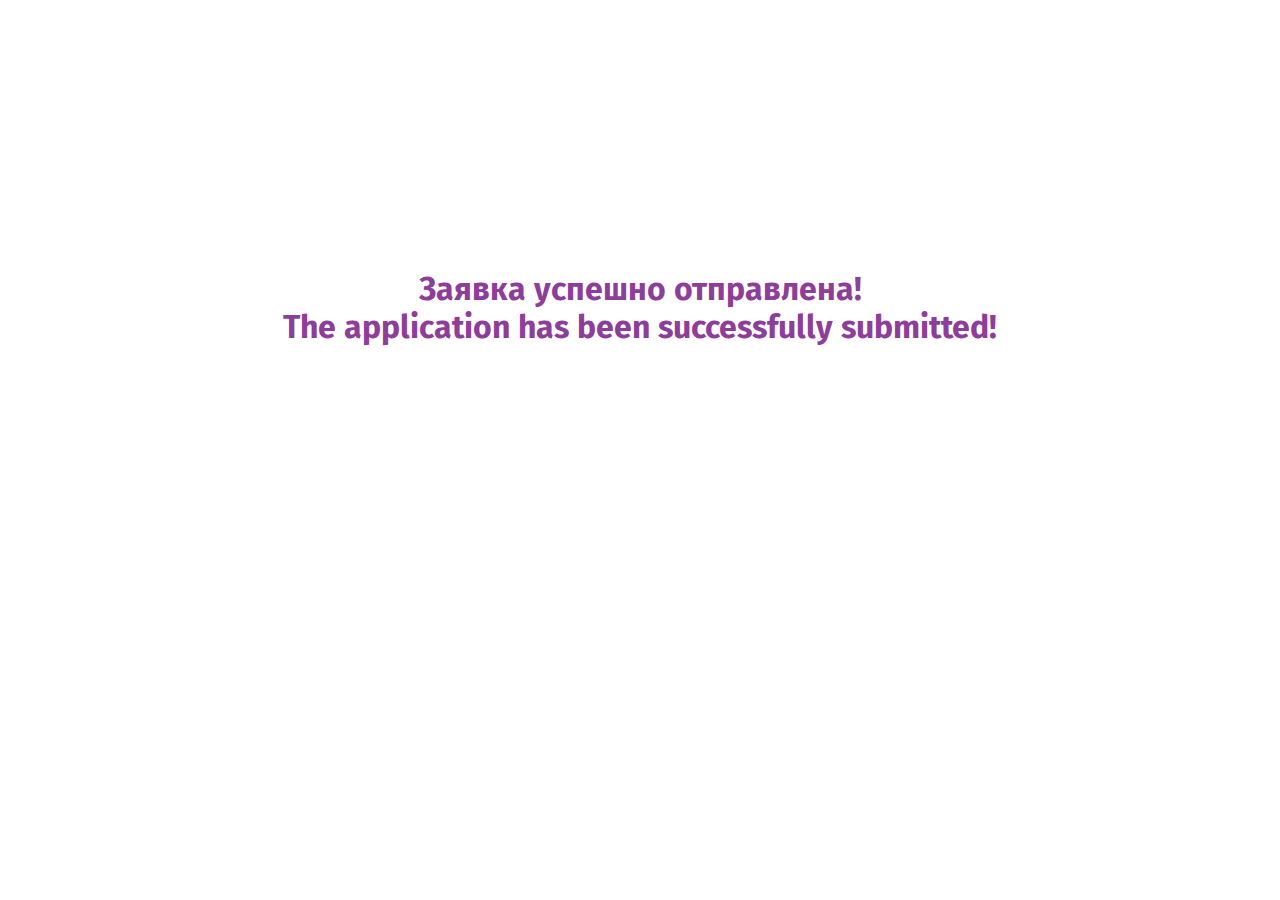
<file: thanks.html>
<!DOCTYPE html>
<html lang="ru"> <!--язык страницы-->
<head>
    <meta charset="UTF-8">
    <meta http-equiv="X-UA-Compatible" content="IE=edge">
    <meta name="viewport" content="width=device-width, initial-scale=1.0">
    <link rel="icon" href="./img/logo.ico" type="image/x-icon"> <!--иконка сайта в браузере-->
    <title>Турфирма "София"</title> <!--заголовок страницы-->
    <link rel="stylesheet" href="./css/reset.css"> <!--сброс настроек браузера-->
    <link rel="stylesheet" href="./css/style.css"> <!--собственные стили-->
</head>
<body>
    <h1 class="thanks" 
    style=" font-weight: 700; font-size: 32px; color:#8D3E9A; 
    position:absolute; width:100%;top:30%; text-align:center;">
    Заявка успешно отправлена!<br>The application has been successfully submitted!</h1>
</body>
</file>
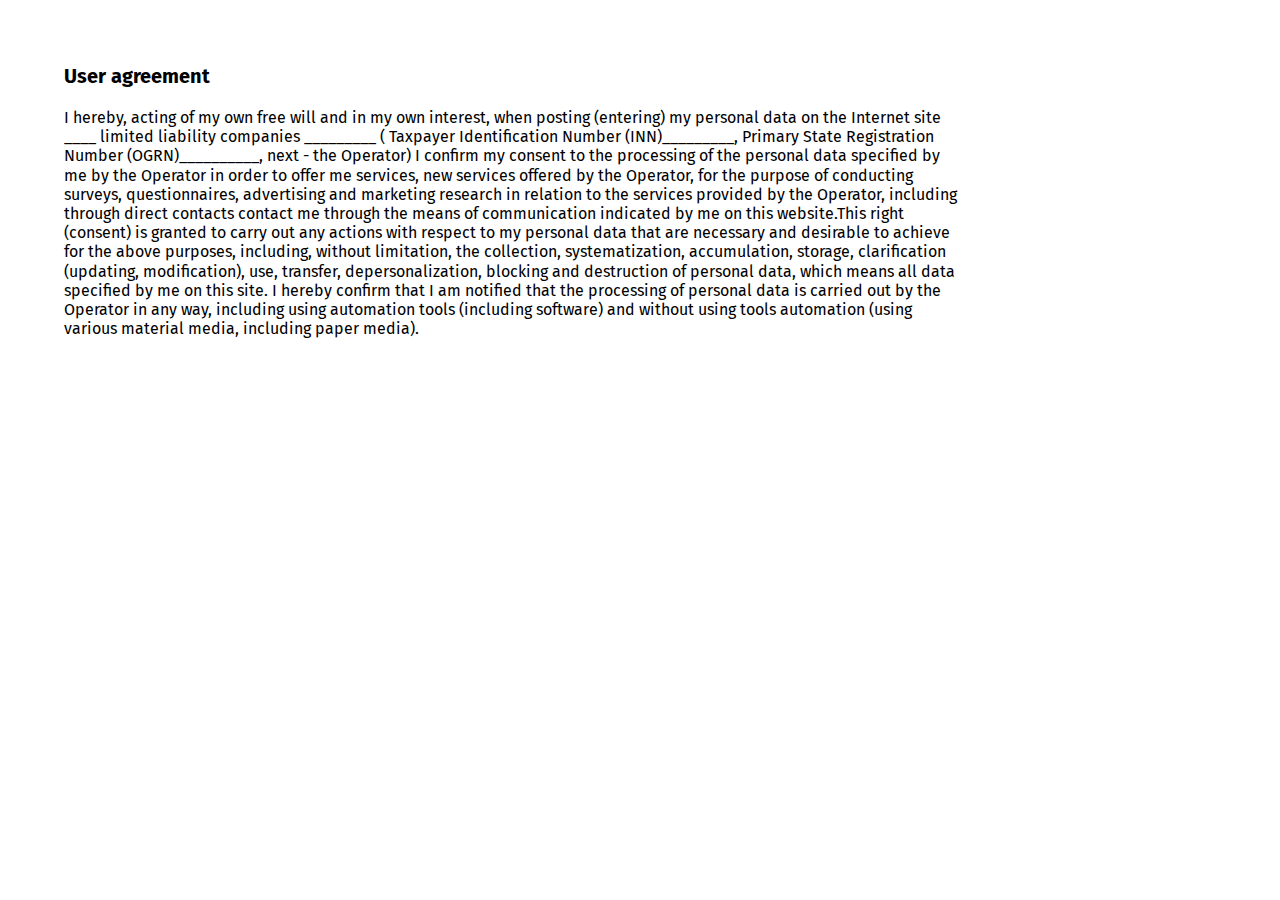
<file: user_agree eng.html>
<!DOCTYPE html>
<html lang="ru"> <!--язык страницы-->
<head>
    <meta charset="UTF-8">
    <meta http-equiv="X-UA-Compatible" content="IE=edge">
    <meta name="viewport" content="width=device-width, initial-scale=1.0">
    <link rel="icon" href="./img/logo.ico" type="image/x-icon"> <!--иконка сайта в браузере-->
    <title>Турфирма "София"</title> <!--заголовок страницы-->
    <link rel="stylesheet" href="./css/reset.css"> <!--сброс настроек браузера-->
    <link rel="stylesheet" href="./css/style.css"> <!--собственные стили-->
    <link rel="stylesheet" href="./css/user_agree_style.css"> <!--собственные стили-->
</head>
<body>
    <h1 class="title">User agreement</h1>
    <p class="user_agree">I hereby, acting of my own free will and in my own interest, when posting (entering) my personal data on the Internet site
        ____ limited liability companies _________ ( Taxpayer Identification Number (INN)_________, Primary State Registration Number (OGRN)__________, next - the Operator)
        I confirm my consent to the processing of the personal data specified by me by the Operator in order to offer me services,
        new services offered by the Operator, for the purpose of conducting surveys, questionnaires, advertising
        and marketing research in relation to the services provided by the Operator, including through direct contacts
        contact me through the means of communication indicated by me on this website.This right (consent) is granted
        to carry out any actions with respect to my personal data that are necessary and desirable to achieve
        for the above purposes, including, without limitation, the collection, systematization, accumulation, storage, clarification (updating, modification),
        use, transfer, depersonalization, blocking and destruction of personal data, which means all data
        specified by me on this site.
        I hereby confirm that I am notified that the processing of personal data is carried out by the Operator in any way,
        including using automation tools (including software) and without using tools
        automation (using various material media, including paper media).</p>
</body>
</file>
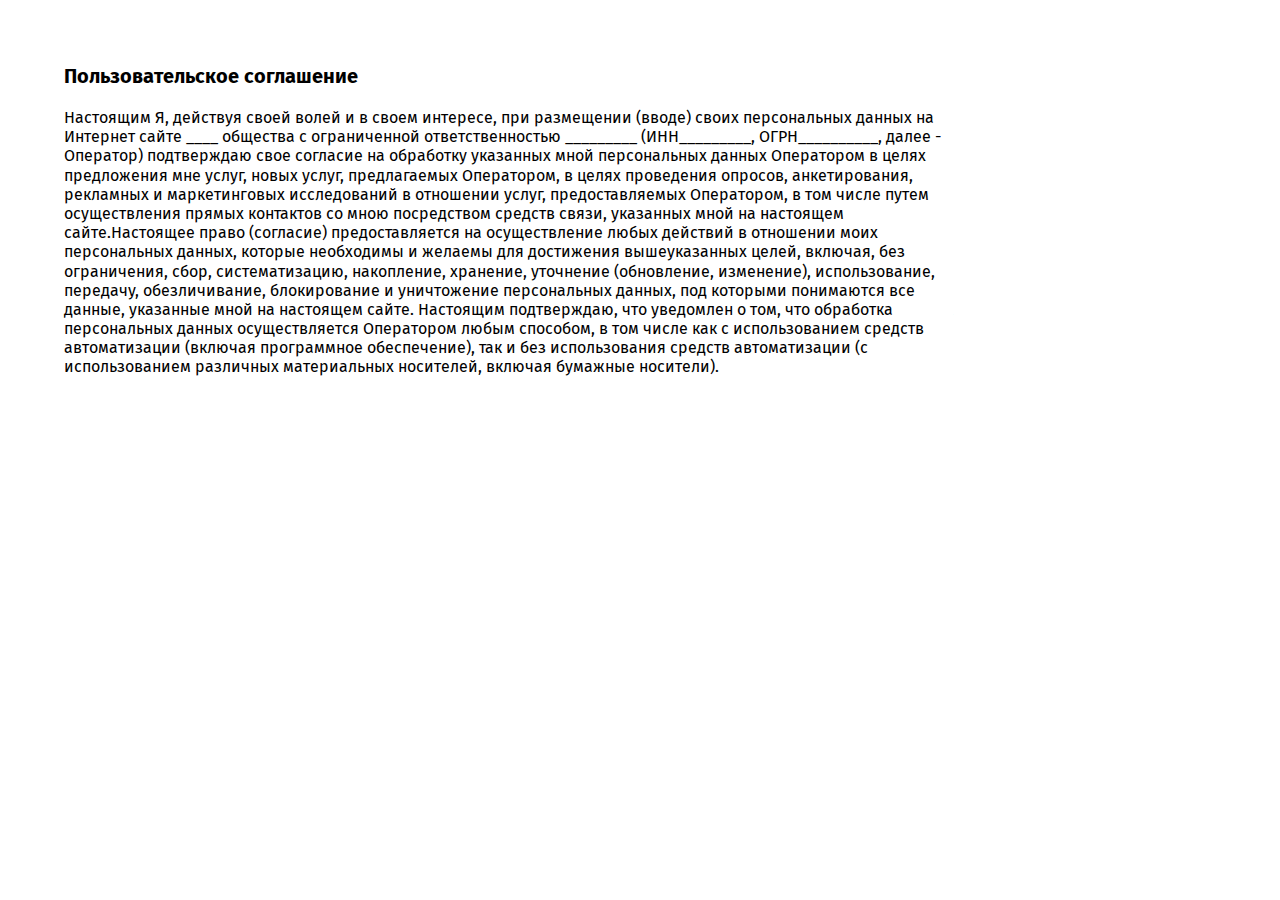
<file: user_agree.html>
<!DOCTYPE html>
<html lang="ru"> <!--язык страницы-->
<head>
    <meta charset="UTF-8">
    <meta http-equiv="X-UA-Compatible" content="IE=edge">
    <meta name="viewport" content="width=device-width, initial-scale=1.0">
    <link rel="icon" href="./img/logo.ico" type="image/x-icon"> <!--иконка сайта в браузере-->
    <title>Турфирма "София"</title> <!--заголовок страницы-->
    <link rel="stylesheet" href="./css/reset.css"> <!--сброс настроек браузера-->
    <link rel="stylesheet" href="./css/style.css"> <!--собственные стили-->
    <link rel="stylesheet" href="./css/user_agree_style.css"> <!--собственные стили-->
</head>
<body>
    <h1 class="title">Пользовательское соглашение</h1>
    <p class="user_agree">Настоящим Я, действуя своей волей и в своем интересе, при размещении (вводе) своих персональных данных на Интернет сайте 
        ____ общества с ограниченной ответственностью _________ (ИНН_________, ОГРН__________, далее - Оператор) 
        подтверждаю свое согласие на обработку указанных мной персональных данных Оператором в целях предложения мне услуг, 
        новых услуг, предлагаемых Оператором, в целях проведения опросов, анкетирования, рекламных 
        и маркетинговых исследований в отношении услуг, предоставляемых Оператором, в том числе путем осуществления прямых контактов 
        со мною посредством средств связи, указанных мной на настоящем сайте.Настоящее право (согласие) предоставляется 
        на осуществление любых действий в отношении моих персональных данных, которые необходимы и желаемы для достижения 
        вышеуказанных целей, включая, без ограничения, сбор, систематизацию, накопление, хранение, уточнение (обновление, изменение), 
        использование, передачу, обезличивание, блокирование и уничтожение персональных данных, под которыми понимаются все данные, 
        указанные мной на настоящем сайте.
        Настоящим подтверждаю, что уведомлен о том, что обработка персональных данных осуществляется Оператором любым способом, 
        в том числе как с использованием средств автоматизации (включая программное обеспечение), так и без использования средств 
        автоматизации (с использованием различных материальных носителей, включая бумажные носители).</p>
</body>
</file>
<file: css/style.css>
/*подключение шрифтов*/
@font-face {
    font-display: swap; /* Check https://developer.mozilla.org/en-US/docs/Web/CSS/@font-face/font-display for other options. */
    font-family: 'Fira Sans';
    font-style: normal;
    font-weight: 400;
    src: url('../fonts/fira-sans-v17-cyrillic_latin-regular.woff2') format('woff2'); /* Chrome 36+, Opera 23+, Firefox 39+, Safari 12+, iOS 10+ */
  }
  
  @font-face {
    font-display: swap; /* Check https://developer.mozilla.org/en-US/docs/Web/CSS/@font-face/font-display for other options. */
    font-family: 'Fira Sans';
    font-style: normal;
    font-weight: 500;
    src: url('../fonts/fira-sans-v17-cyrillic_latin-500.woff2') format('woff2'); /* Chrome 36+, Opera 23+, Firefox 39+, Safari 12+, iOS 10+ */
  }
  
  @font-face {
    font-display: swap; /* Check https://developer.mozilla.org/en-US/docs/Web/CSS/@font-face/font-display for other options. */
    font-family: 'Fira Sans';
    font-style: normal;
    font-weight: 700;
    src: url('../fonts/fira-sans-v17-cyrillic_latin-700.woff2') format('woff2'); /* Chrome 36+, Opera 23+, Firefox 39+, Safari 12+, iOS 10+ */
  }
 
  @font-face {
    font-display: swap; /* Check https://developer.mozilla.org/en-US/docs/Web/CSS/@font-face/font-display for other options. */
    font-family: 'Fira Sans';
    font-style: normal;
    font-weight: 900;
    src: url('../fonts/fira-sans-v17-cyrillic_latin-900.woff2') format('woff2'); /* Chrome 36+, Opera 23+, Firefox 39+, Safari 12+, iOS 10+ */
  }
 
/*общие настройки*/
html 
{
  box-sizing: border-box;
}
*, *::before, *::after
{
  box-sizing: inherit;
}
body /*базовый шрифт*/
{
  font-family: 'Fira Sans';
  font-style: normal;
  font-size: 16px;
  line-height: 1.2;
  font-weight: 100;
  color: black;
}

/*контейнер для контента на странице*/
.wrapper
{
  max-width: 1420px;
  margin: 0 auto;
}
/*стиль шапки*/
.header
{
  background: linear-gradient(#896D9F, rgba(232,201,255,0));
  position: fixed;
  top: 0;
  left: 0;
  width: 100%;
}
.header_wrapper /*контейнер для шапки*/
{
  padding-top: 30px;
  display: flex;
  flex-wrap: wrap;
  align-items: center;
  justify-content: space-around;
}
.header_list /*меню*/
{
  display: flex;
  flex-wrap: wrap;
}
.header_item 
{
  margin-right: 60px; /*отступ между пунктами меню*/
}
.header_item:last-child {margin-right: 0;}

.header_link /*стиль ссылок*/
{
  font-weight: 700;
  color: white;
  text-decoration: none;
}
.header_link:hover, .header_link:focus, .header_link:active /*действия в меню*/
{
  color: #8D3E9A;
}

/*ПЕРВЫЙ БЛОК ГЛАВНОЙ СТРАНИЦЫ*/
.intro
{
  min-height: 800px;
  background: url(https://35photo.pro/photos_series/1177/1177037.jpg) no-repeat center;
  background-size: cover;
}
.intro_title /*заголовок*/
{
  font-size: 1.25em; /*20px*/
  line-height: 1;
  font-weight: 700;
  color: white;
  padding-left: 59%;
  padding-top: 190px;
  margin-bottom: 20px;
}
.intro_subtitle /*подзаголовок*/
{
  font-weight: 500;
  color: white;
  padding-left: 59%;
  max-width: 92%;
  margin-bottom: 40px;
}
.intro_button_submit /*кнопка*/
{
  padding: 15px 25px;
  border-radius: 20px;
  border: none;
  background: #8D3E9A;
  display: flex;
  flex-wrap: wrap;
  margin-left: 59%;
}
.b_link
{
  color: white;
  font-size: 1.25em;
  font-weight: 700;
  text-decoration: none;
}
/*ВТОРОЙ БЛОК ГЛАВНОЙ СТРАНИЦЫ*/
.benefits_wrap 
{
  background-color: #F3E3FF; /*фон*/
}
.columns /*колонки*/
{
  display: grid;
  grid-template-columns: 49% 2.8% 35%; /*размеры колонок*/
  grid-column-gap: 5.6%; /*расстояние между колонками*/
}
.left
{padding-top: 130px; /*отступ сверху блока для левой колонки*/}
.benefits_title /*заголовок в левой колонке*/
{
  font-size: 2.5em; /*40px*/
  font-weight: 700;
  margin-left: 28%;
  padding-bottom: 30px;
}
.benefits_button_sub /*кнопка в левой колонке*/
{
  padding: 12px 28px;
  border-radius: 20px;
  border: none;
  background: #8D3E9A;
  color: white;
  font-size: 1.25em;
  font-weight: 700;
  display: flex;
  flex-wrap: wrap;
  margin-left: 28%;
}
.icons 
{padding-top: 60px; /*отступ сверху блока для иконок*/}
.right_icon_th
{margin-bottom: 40px; /*отступ между иконками*/}
.right 
{
  padding-top: 60px; /*отступ сверху блока для правой колонки*/
  margin-right: 8%; /*отступ справа*/
}
.right_title /*заголовки в правой колонке*/
{
  font-size: 1.5em;
  line-height: 1;
  font-weight: 700;
  color: #8D3E9A;
  margin-bottom: 14px;
}
.right_descr 
{padding-bottom: 40px; /*отступ между текстовыми блоками в правой колонке*/}

/*ТРЕТИЙ БЛОК ГЛАВНОЙ СТРАНИЦЫ*/
.tours
{
  background-color: white;
}
.tours_title
{
  padding-top: 32px;
  text-align: center;
  font-size: 3em; /*48px*/
  line-height: 1;
  font-weight: 900;
  color: #8D3E9A;
  margin-bottom: 37px;
}
.countries /*колонки*/
{
  display: grid;
  grid-template-columns: repeat(4, 286px); /*размеры колонок*/
  grid-column-gap: 92px; /*расстояние между колонками*/
}
.country_title
{
  margin-top: 20px;
  text-align: center;
  font-size: 1.25em;
  line-height: 1;
  font-weight: 700;
  color: #8D3E9A;
  margin-bottom: 8px;
}
.country_desc
{
  max-width: 100%;
  padding-bottom: 40px;
}
.tours_button_s
{
  padding: 12px 28px;
  border-radius: 20px;
  border: none;
  background: #8D3E9A;
  color: white;
  font-size: 1.25em;
  font-weight: 700;
  display: flex;
  flex-wrap: wrap;
  margin: 0 auto;
  margin-bottom: 32px;
}

/*ЧЕТВЕРТЫЙ БЛОК ГЛАВНОЙ СТРАНИЦЫ*/
.contacts
{background-color: #F3E3FF;}
.contacts_title
{
    padding-top: 60px;
    text-align: center;
    font-size: 2.25em; /*36px*/
    line-height: 1;
    font-weight: 700;
    color: #8D3E9A;
    margin-bottom: 30px;
}
.map
{margin-bottom: 30px;}
.contact
{
  display: grid;
  grid-template-columns: 36% 13.2% 28.1%; /*размеры колонок*/
  grid-column-gap: 8%; /*расстояние между колонками*/
  font-weight: 500;
  font-size: 1.25em;
}
.address
{margin-left: 8%;}
.phone_link
{
  font-size: 1em;
  line-height: 1;
  font-weight: 500;
  color: black;
  text-decoration: none;
}
.socials
{
  font-size: 16px;
  line-height: 1;
  font-weight: 500;
  color: black;
  text-decoration: none;
  margin-left: 20%;
  margin-bottom: 30px;
}
.footer
{
  padding-top: 30px;
  padding-bottom: 30px;
  background-color: #8D3E9A;
  color: white;
}
.copyright
{margin-left: 4%;}


/*ФОРМА ОСТАВИТЬ ЗАЯВКУ*/
.pop_up /*затемнение фона*/
{
  display: none;
  width: 100%;
  height: 100%;
  position: fixed;
  left: 0;
  top: 0;
  background-color: rgba(0, 0, 0, 0.5);
  z-index: 2;
}
.pop_up_container /*контейнер для формы*/
{
  display: flex;
  width: 100%;
  height: 100%;
}
.pop_up_body /*форма*/
{
  margin: auto;
  width: 410px;
  height: 580px;
  background-color: white;
  border-radius: 20px;
  padding: 60px 36px 40px 36px;
  position: relative;
}
.popup_title /*заголовок формы*/
{
  text-align: center;
  font-size: 32px;
  font-weight: 700;
  color: #8D3E9A;
  margin-bottom: 20px;
}
.zayavka /*текст формы*/
{
  text-align: center;
  margin-bottom: 40px;
}
.in /*ввод*/
{
  padding-left: 30px;
  margin-bottom: 20px;
  border: 1px solid #9D9D9D;
  height: 48px;
  width: 320px;
  border-radius: 20px;
}
input[type=checkbox] 
{
  transform: scale(1.5); /*увеличение размера чекбокс*/
  margin-left: 30px; /*отступ слева*/
}
.pop_up_button /*кнопка на форме*/
{
  padding: 15px 25px;
  border-radius: 20px;
  border: none;
  background: #8D3E9A;
  display: flex;
  margin: 0 auto;
  margin-top: 34px;
}
.checkbox_label /*текст около чекбокса*/
{
  margin-top: -20px;
  margin-left: 50px;
  text-align: left;
  font-size: 14px;
}
.pop_up_close /*закрытие формы*/
{
  position: absolute;
  top: 20px;
  right: 20px;
  font-size: 24px;
  cursor: pointer;
}
.pop_up.active{display: block;} 

@media (max-width: 440px) /*РАЗРЕШЕНИЕ НЕ БОЛЕЕ 425px*/
{
.header_logo_pic /*размер логотипа*/
{
  max-width: 100%;
}
  /*стиль шапки*/
.header
{
  background: linear-gradient(#896D9F, rgba(232,201,255,0));
  position: fixed;
  top: 0;
  left: 0;
  width: 100%; /*изменено*/
}
.header_wrapper /*контейнер для шапки*/
{
  padding-top: 30px;
  padding-left: 20px; /*изменено*/
  display: flex;
  flex-wrap: wrap;
  align-items: center;
  justify-content: space-around;
  max-width: 66%; /*изменено*/
}
.header_list /*меню*/
{
  padding-top: 30px;
  display: flex;
  flex-wrap: wrap;
}
.header_item 
{
  margin-right: 20%; /*отступ между пунктами меню*/ /*изменено*/
}
.header_item:last-child {margin-right: 0;}

.header_link /*стиль ссылок*/
{
  font-weight: 700;
  color: white;
  text-decoration: none;
}
.header_link:hover, .header_link:focus, .header_link:active /*действия в меню*/
{
  color: #8D3E9A;
}

/*ПЕРВЫЙ БЛОК ГЛАВНОЙ СТРАНИЦЫ*/
.intro
{
  min-height: 650px;
  background: url(https://35photo.pro/photos_series/1177/1177037.jpg) no-repeat center;
  background-size: cover;
}
.intro_title /*заголовок*/
{
  font-size: 1.25em; /*20px*/
  font-weight: 700;
  color: white;
  padding-left: 5%; /*изменено*/
  padding-top: 280px; /*изменено*/
  margin-bottom: 20px;
  max-width: 75%; /*изменено*/
}
.intro_subtitle /*подзаголовок*/
{
  font-weight: 500;
  color: white;
  padding-left: 5%; /*изменено*/
  max-width: 75%; /*изменено*/
  margin-bottom: 40px;
}
.intro_button_submit /*кнопка*/
{
  padding: 15px 25px;
  border-radius: 20px;
  border: none;
  background: #8D3E9A;
  display: flex;
  flex-wrap: wrap;
  margin-left: 5%; /*изменено*/
}
.b_link
{
  color: white;
  font-size: 1.25em;
  font-weight: 700;
  text-decoration: none;
}
/*ВТОРОЙ БЛОК ГЛАВНОЙ СТРАНИЦЫ*/
.benefits_wrap 
{
  background-color: #F3E3FF; /*фон*/
}
.columns /*строки*/
{
  display: grid;
  grid-template-columns: 100%; /*одна колонка*/ /*изменено*/
  grid-template-rows: 30% 100%; /*размеры строк*/ /*изменено*/
  grid-row-gap: 2%; /*расстояние между строками*/ /*изменено*/
}
.left
{padding-top: 40px; /*отступ сверху блока для левой колонки*/}
.benefits_title /*заголовок в левой колонке*/
{
  font-size: 1.5em;
  font-weight: 700;
  margin-left: 5%;
  padding-bottom: 20px;
  max-width: 80%;
}
.benefits_button_sub /*кнопка в левой колонке*/
{
  padding: 12px 28px;
  border-radius: 20px;
  border: none;
  background: #8D3E9A;
  color: white;
  font-size: 0.8em;
  font-weight: 700;
  display: flex;
  flex-wrap: wrap;
  margin-left: 5%;
}
.icons 
{display: none;}
.right 
{
  padding-top: 10px; /*отступ сверху блока для правой колонки*/
  margin-left: 5%; /*отступ справа*/
}
.right_title /*заголовки в правой колонке*/
{
  font-size: 1.25em;
  line-height: 1;
  font-weight: 700;
  color: #8D3E9A;
  margin-bottom: 14px;
  max-width: 90%;
}
.right_descr 
{padding-bottom: 40px; /*отступ между текстовыми блоками в правой колонке*/}
.right_descr:last-child {margin-bottom: 40px;}

/*ТРЕТИЙ БЛОК ГЛАВНОЙ СТРАНИЦЫ*/
.tours
{
  background-color: white;
}
.tours_title
{
  padding-top: 32px;
  text-align: left;
  margin-left: 5%;
  font-size: 2em;
  line-height: 1;
  font-weight: 900;
  color: #8D3E9A;
  margin-bottom: 37px;
}
.countries /*колонки*/
{
  display: grid;
  grid-template-columns: 85%; 
  grid-template-rows: repeat(100%,4);
}
.country_title
{
  margin-top: 20px;
  text-align: left;
  margin-left: 5%;
  font-size: 1.25em;
  line-height: 1;
  font-weight: 700;
  color: #8D3E9A;
  margin-bottom: 8px;
}
.country_pic
{
  margin-left: 5%;
}
.country_desc
{
  max-width: 100%;
  padding-bottom: 40px;
  margin-left: 5%;
}
.tours_button_s
{
  padding: 12px 28px;
  border-radius: 20px;
  border: none;
  background: #8D3E9A;
  color: white;
  font-size: 0.8em;
  font-weight: 700;
  display: flex;
  flex-wrap: wrap;
  margin: 0 auto;
  margin-bottom: 32px;
}
/*ЧЕТВЕРТЫЙ БЛОК ГЛАВНОЙ СТРАНИЦЫ*/
.contacts
{background-color: #F3E3FF;}
.contacts_title
{
    padding-top: 30px;
    text-align: center;
    font-size: 2.25em; /*36px*/
    line-height: 1;
    font-weight: 700;
    color: #8D3E9A;
    margin-bottom: 30px;
}
.map
{margin-bottom: 30px;}
.contact
{
  display: grid;
  grid-template-columns: 75%; /*размеры колонок*/
  grid-template-rows: repeat(100%,5);
  grid-row-gap: 8%; /*расстояние между колонками*/
  font-weight: 500;
  font-size: 16px;
}
.address
{
  margin-left: 5%;
}
.phone
{
  margin-left: 5%;
}
.phone_link
{
  font-size: 16px;
  line-height: 1;
  font-weight: 500;
  color: black;
  text-decoration: none;
  text-align: left;
}
.socials
{
  line-height: 1;
  font-weight: 500;
  color: black;
  text-decoration: none;
  margin-left: 3%;
  margin-bottom: 50px;
}
.footer
{
  padding-top: 30px;
  padding-bottom: 30px;
  background-color: #8D3E9A;
  color: white;
}
.copyright
{margin-left: 4%;}
.pop_up_body /*форма*/
{
  width: 375px;
  height: 550px;
}
}

@media (min-width: 441px) and (max-width: 1440px) /*РАЗРЕШЕНИЕ ОТ 441 ДО 1440px*/
{
  .header_logo_pic /*размер логотипа*/
  {
    max-width: 80%;
    margin-bottom: 20px;
  }
  /*стиль шапки*/
  .header
  {
    background: linear-gradient(#896D9F, rgba(232,201,255,0));
    position: fixed;
    top: 0;
    left: 0;
    width: 100%;
  }
  .header_wrapper /*контейнер для шапки*/
  {
    padding-top: 30px;
    display: flex;
    flex-wrap: wrap;
    align-items: center;
    justify-content: space-around;
    margin-left: 20px;
  }
  .header_list /*меню*/
  {
    display: flex;
    flex-wrap: wrap;
  }
  .header_item 
  {
    margin-right: 30px; /*отступ между пунктами меню*/
  }
  .header_item:last-child {margin-right: 0;}

  .header_link /*стиль ссылок*/
  {
    font-weight: 700;
    color: white;
    text-decoration: none;
  }
  .header_link:hover, .header_link:focus, .header_link:active /*действия в меню*/
  {
    color: #8D3E9A;
  }

  /*ПЕРВЫЙ БЛОК ГЛАВНОЙ СТРАНИЦЫ*/
  .intro
  {
    min-height: 800px;
    background: url(https://35photo.pro/photos_series/1177/1177037.jpg) no-repeat center;
    background-size: cover;
  }
  .intro_title /*заголовок*/
  {
    font-size: 1.25em; /*20px*/
    line-height: 1;
    font-weight: 700;
    color: white;
    padding-left: 59%;
    padding-top: 220px;
    margin-bottom: 20px;
  }
  .intro_subtitle /*подзаголовок*/
  {
    font-weight: 500;
    color: white;
    padding-left: 59%;
    max-width: 92%;
    margin-bottom: 40px;
  }
  .intro_button_submit /*кнопка*/
  {
    padding: 15px 25px;
    border-radius: 20px;
    border: none;
    background: #8D3E9A;
    display: flex;
    flex-wrap: wrap;
    margin-left: 59%;
  }
  .b_link
  {
    color: white;
    font-size: 1.25em;
    font-weight: 700;
    text-decoration: none;
  }
  /*ВТОРОЙ БЛОК ГЛАВНОЙ СТРАНИЦЫ*/
  .benefits_wrap 
  {
    background-color: #F3E3FF; /*фон*/
  }
  .columns /*колонки*/
  {
    display: grid;
    grid-template-columns: 50% 45%; /*размеры колонок*/
    grid-column-gap: 5.6%; /*расстояние между колонками*/
  }
  .left
  {padding-top: 130px; /*отступ сверху блока для левой колонки*/}
  .benefits_title /*заголовок в левой колонке*/
  {
    font-size: 2.5em; /*40px*/
    font-weight: 700;
    margin-left: 10%;
    padding-bottom: 30px;
  }
  .benefits_button_sub /*кнопка в левой колонке*/
  {
    padding: 12px 28px;
    border-radius: 20px;
    border: none;
    background: #8D3E9A;
    color: white;
    font-size: 1.25em;
    font-weight: 700;
    display: flex;
    flex-wrap: wrap;
    margin-left: 10%;
  }
  .icons 
  {display: none}
  .right 
  {
    padding-top: 60px; /*отступ сверху блока для правой колонки*/
    margin-right: 8%; /*отступ справа*/
  }
  .right_title /*заголовки в правой колонке*/
  {
    font-size: 1.5em;
    line-height: 1;
    font-weight: 700;
    color: #8D3E9A;
    margin-bottom: 14px;
  }
  .right_descr 
  {padding-bottom: 40px; /*отступ между текстовыми блоками в правой колонке*/}

  /*ТРЕТИЙ БЛОК ГЛАВНОЙ СТРАНИЦЫ*/
  .tours
  {
    background-color: white;
  }
  .tours_title
  {
    padding-top: 32px;
    text-align: center;
    font-size: 3em; /*48px*/
    line-height: 1;
    font-weight: 900;
    color: #8D3E9A;
    margin-bottom: 37px;
  }
  .countries /*колонки*/
  {
    display: grid;
    grid-template-columns: repeat(2, 286px); /*размеры колонок*/
    grid-column-gap: 92px; /*расстояние между колонками*/
    justify-content: center;
  }
  .country_title
  {
    margin-top: 20px;
    text-align: center;
    font-size: 1.25em;
    line-height: 1;
    font-weight: 700;
    color: #8D3E9A;
    margin-bottom: 8px;
  }
  .country_desc
  {
    max-width: 100%;
    padding-bottom: 40px;
  }
  .tours_button_s
  {
    padding: 12px 28px;
    border-radius: 20px;
    border: none;
    background: #8D3E9A;
    color: white;
    font-size: 1.25em;
    font-weight: 700;
    display: flex;
    flex-wrap: wrap;
    margin: 0 auto;
    margin-bottom: 32px;
  }

  /*ЧЕТВЕРТЫЙ БЛОК ГЛАВНОЙ СТРАНИЦЫ*/
  .contacts
  {background-color: #F3E3FF;}
  .contacts_title
  {
      padding-top: 60px;
      text-align: center;
      font-size: 2.25em; /*36px*/
      line-height: 1;
      font-weight: 700;
      color: #8D3E9A;
      margin-bottom: 30px;
  }
  .map
  {margin-bottom: 30px;}
  .contact
  {
    display: grid;
    grid-template-columns: 85%; /*размеры колонок*/
    font-weight: 500;
    font-size: 1.25em;
  }
  .address
  {
    font-size: 16px;
    margin-left: 8%;
  }
  .phone
  {
    margin-left: 8%;
  }
  .phone_link
  {
    font-size: 16px;
    line-height: 1;
    font-weight: 500;
    color: black;
    text-decoration: none;
    text-align: left;
  }
  .socials
  {
    font-size: 16px;
    line-height: 1;
    font-weight: 500;
    color: black;
    text-decoration: none;
    margin-bottom: 30px;
    text-align: left;
    margin-left: 4%;
  }
  .footer
  {
    padding-top: 30px;
    padding-bottom: 30px;
    background-color: #8D3E9A;
    color: white;
  }
  .copyright
  {margin-left: 4%;}
}
</file>
<file: css/aboutus.css>
/*1 БЛОК СТРАНИЦЫ О НАС*/
.aboutus
{
    background-color: #F3E3FF;
    padding-bottom: 50px;
}
.pskov /*колонки для первой части*/
{
    display: grid;
    grid-template-columns: 500px 580px; /*размеры колонок*/
    grid-column-gap: 120px; /*расстояние между колонками*/
    margin-top: 40px; /*расстояние от шапки*/
    margin-left: 170px; /*расстояние слева*/
}
.description1 /*первая текстовка*/
{
    max-width: 1200px;
    margin-left: 170px;
    margin-top: 40px;
}
.events
{
    display: grid;
    grid-template-columns: 300px 300px 300px; /*размеры колонок*/
    grid-column-gap: 148px; /*расстояние между колонками*/
    margin-top: 20px; /*расстояние от текста*/
    margin-left: 170px; /*расстояние слева*/
}
.event_title /*заголовки мероприятий*/
{
    margin-top: 8px;
    text-align: center;
    font-weight: 700;
    color: #8D3E9A;
    margin-bottom: 20px;
}
.description2 /*вторая текстовка*/
{
    max-width: 1200px;
    margin-left: 170px;
}

/*2 БЛОК СТРАНИЦЫ О НАС*/

.astour /*блок "Астур"*/
{
    background-color: white;
    padding-bottom: 30px;
}
.astour_t /*заголовок "Астур"*/
{
    font-size: 32px;
    font-weight: 700;
    color: #8D3E9A;
    margin-bottom: 40px;
}
.text_ph /*текст и фото 2 блока*/
{
    display: grid;
    grid-template-columns: 840px 260px; /*размеры колонок*/
    grid-column-gap: 94px; /*расстояние между колонками*/
    margin-top: 30px; /*расстояние от края блока*/
    margin-left: 170px; /*расстояние слева*/
}
.t_title /*заголовки в тексте*/
{
    font-size: 20px;
    font-weight: 700;
    color: #8D3E9A;
}
.ph {margin-top: 60px;} /* отступ сверху для колонки с фото*/
.photo {margin-bottom: 20px;} /*отступ между фото*/

@media (max-width: 440px) /*РАЗРЕШЕНИЕ НЕ БОЛЕЕ 425px*/
{
    .bg
    {
        height: 240px;
    }
    .phpsk
    {
        height: 200px;
        width: 300px; 
    }
    /*1 БЛОК СТРАНИЦЫ О НАС*/
    .aboutus
    {
        background-color: #F3E3FF;
        padding-bottom: 50px;
    }
    .pskov /*колонки для первой части*/
    {
        display: grid;
        grid-template-columns: 85%; /*размеры колонок*/
        margin-top: 40px; /*расстояние от шапки*/
        margin-left: 20px; /*расстояние слева*/
    }
    .description1 /*первая текстовка*/
    {
        max-width: 85%;
        margin-left: 20px;
        margin-top: 40px;
    }
    .events
    {
        display: grid;
        grid-template-columns: 85%; /*размеры колонок*/
        margin-top: 20px; /*расстояние от текста*/
        margin-left: 20px; /*расстояние слева*/
    }
    .event_title /*заголовки мероприятий*/
    {
        margin-top: 8px;
        text-align: center;
        font-weight: 700;
        color: #8D3E9A;
        margin-bottom: 20px;
    }
    .description2 /*вторая текстовка*/
    {
        max-width: 85%;
        margin-left: 20px;
    }

    /*2 БЛОК СТРАНИЦЫ О НАС*/

    .astour /*блок "Астур"*/
    {
        background-color: white;
        padding-bottom: 30px;
    }
    .astour_t /*заголовок "Астур"*/
    {
        font-size: 32px;
        font-weight: 700;
        color: #8D3E9A;
        margin-bottom: 40px;
    }
    .text_ph /*текст и фото 2 блока*/
    {
        display: grid;
        grid-template-columns: 85%; /*размеры колонок*/
        margin-top: 30px; /*расстояние от края блока*/
        margin-left: 20px; /*расстояние слева*/
    }
    .t_title /*заголовки в тексте*/
    {
        font-size: 20px;
        font-weight: 700;
        color: #8D3E9A;
    }
    .ph {margin-top: 60px;} /* отступ сверху для колонки с фото*/
    .photo {margin-bottom: 20px;} /*отступ между фото*/
}

@media (min-width: 441px) and (max-width: 1440px) /*РАЗРЕШЕНИЕ ОТ 441 ДО 1440px*/
{
    /*1 БЛОК СТРАНИЦЫ О НАС*/
    .aboutus
    {
        background-color: #F3E3FF;
        padding-bottom: 50px;
    }
    .pskov /*колонки для первой части*/
    {
        display: grid;
        grid-template-columns: 85%; /*размеры колонок*/
        margin-top: 40px; /*расстояние от шапки*/
        margin-left: 8%; /*расстояние слева*/
    }
    .phpsk
    {
        margin-bottom: 20px;
    }
    .description1 /*первая текстовка*/
    {
        max-width: 85%;
        margin-left: 8%;
        margin-top: 40px;
    }
    .ev_ph
    {
        height: 220px;
        width: 220px;
    }
    .events
    {
        display: grid;
        grid-template-columns: 220px 220px 220px; /*размеры колонок*/
        grid-column-gap: 10px; /*расстояние между колонками*/
        margin-top: 20px; /*расстояние от текста*/
        margin-left: 8%; /*расстояние слева*/
    }
    .event_title /*заголовки мероприятий*/
    {
        margin-top: 8px;
        text-align: center;
        font-weight: 700;
        color: #8D3E9A;
        margin-bottom: 20px;
    }
    .description2 /*вторая текстовка*/
    {
        max-width: 85%;
        margin-left: 8%;
    }

    /*2 БЛОК СТРАНИЦЫ О НАС*/
    .astour /*блок "Астур"*/
    {
        background-color: white;
        padding-bottom: 30px;
    }
    .astour_t /*заголовок "Астур"*/
    {
        font-size: 32px;
        font-weight: 700;
        color: #8D3E9A;
        margin-bottom: 40px;
    }
    .text_ph /*текст и фото 2 блока*/
    {
        display: grid;
        grid-template-columns: 85%; /*размеры колонок*/
        margin-top: 30px; /*расстояние от края блока*/
        margin-left: 8%; /*расстояние слева*/
    }
    .t_title /*заголовки в тексте*/
    {
        font-size: 20px;
        font-weight: 700;
        color: #8D3E9A;
    }
    .ph {margin-top: 80px;} /* отступ сверху для колонки с фото*/
    .photo
    {
        height: 90%;
        width: 30%;
    }
}
</file>
<file: css/tours.css>
/*СТРАНИЦЫ С ТУРАМИ*/
.tours /*блок с турами*/
{
    background-color: white;
    padding-bottom: 60px;
}
.countries /*места*/
{
    margin-top: 40px;
    margin-left: 50px;

}
.info /*текст после мест*/
{
    font-size: 20px;
    margin-left: 50px; 
    margin-bottom: 40px;
}
.app_button_s /*кнопка для формы*/
{
    padding: 15px 25px;
    border-radius: 20px;
    border: none;
    background: #8D3E9A;
    display: flex;
    flex-wrap: wrap;
    margin-left: 50px;
    margin-bottom: 30px;
}

@media (max-width: 440px) /*РАЗРЕШЕНИЕ НЕ БОЛЕЕ 425px*/
{
    .info
    {
        max-width: 77%;
    }
    .bg
    {
        height: 240px; 
    }
}
</file>
<file: css/user_agree_style.css>
.title
{
    margin-top: 5%;
    margin-bottom: 20px;
    margin-left: 5%;
    font-size: 1.25em;
    font-weight: 700;
}
.user_agree
{
    margin-left: 5%;
    max-width: 70%;
}
</file>
